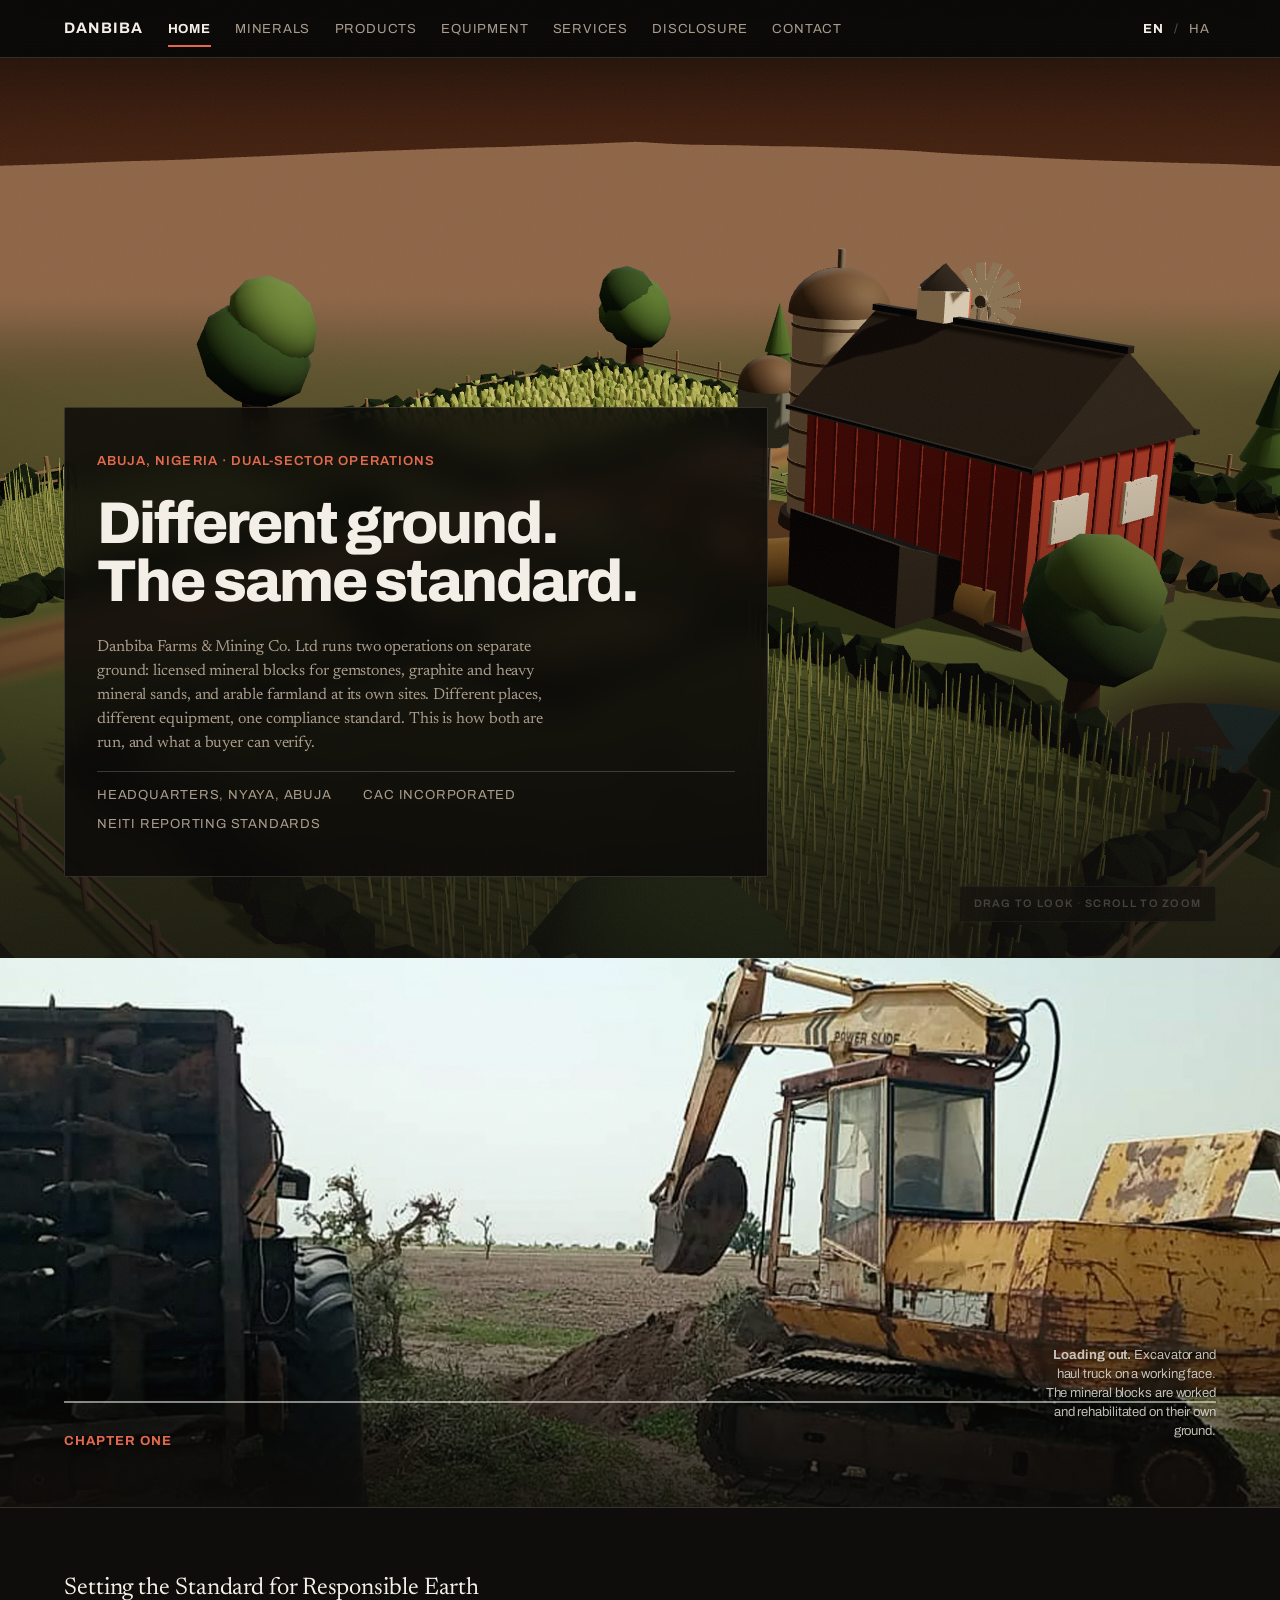
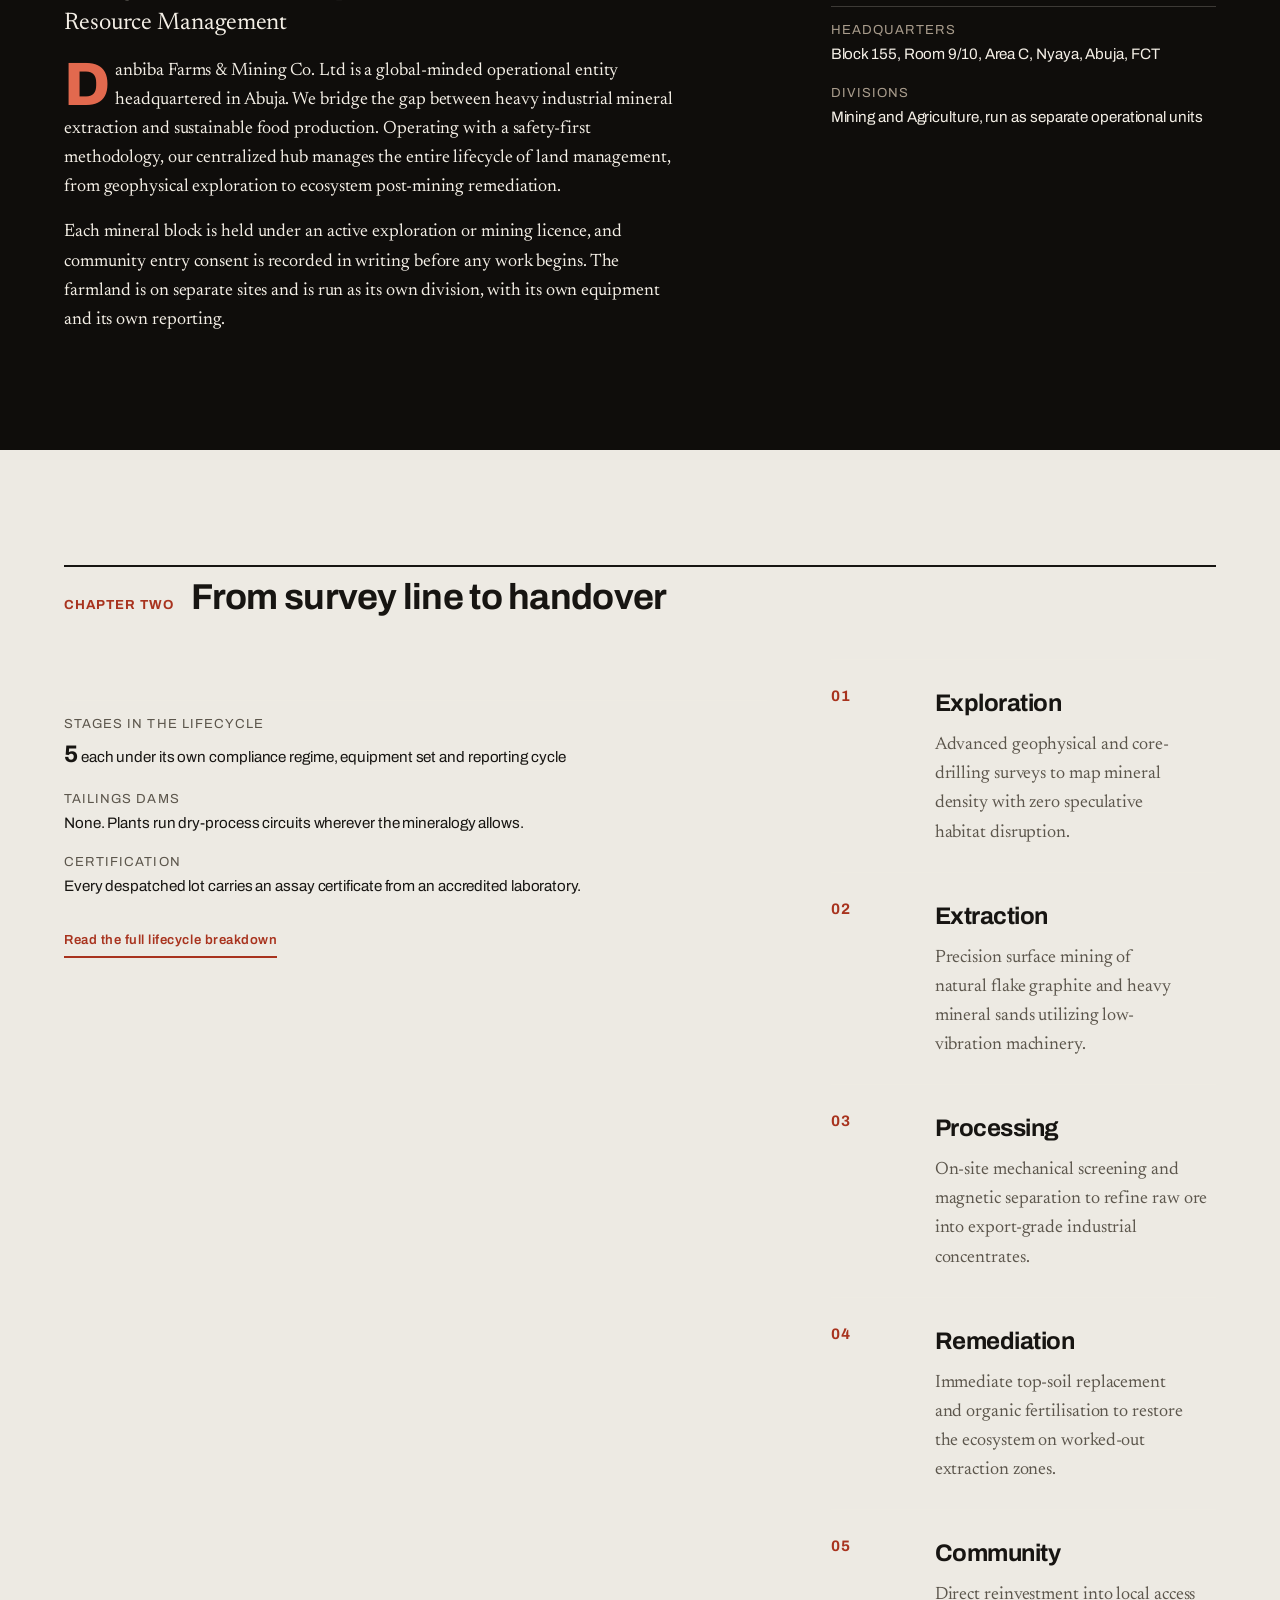
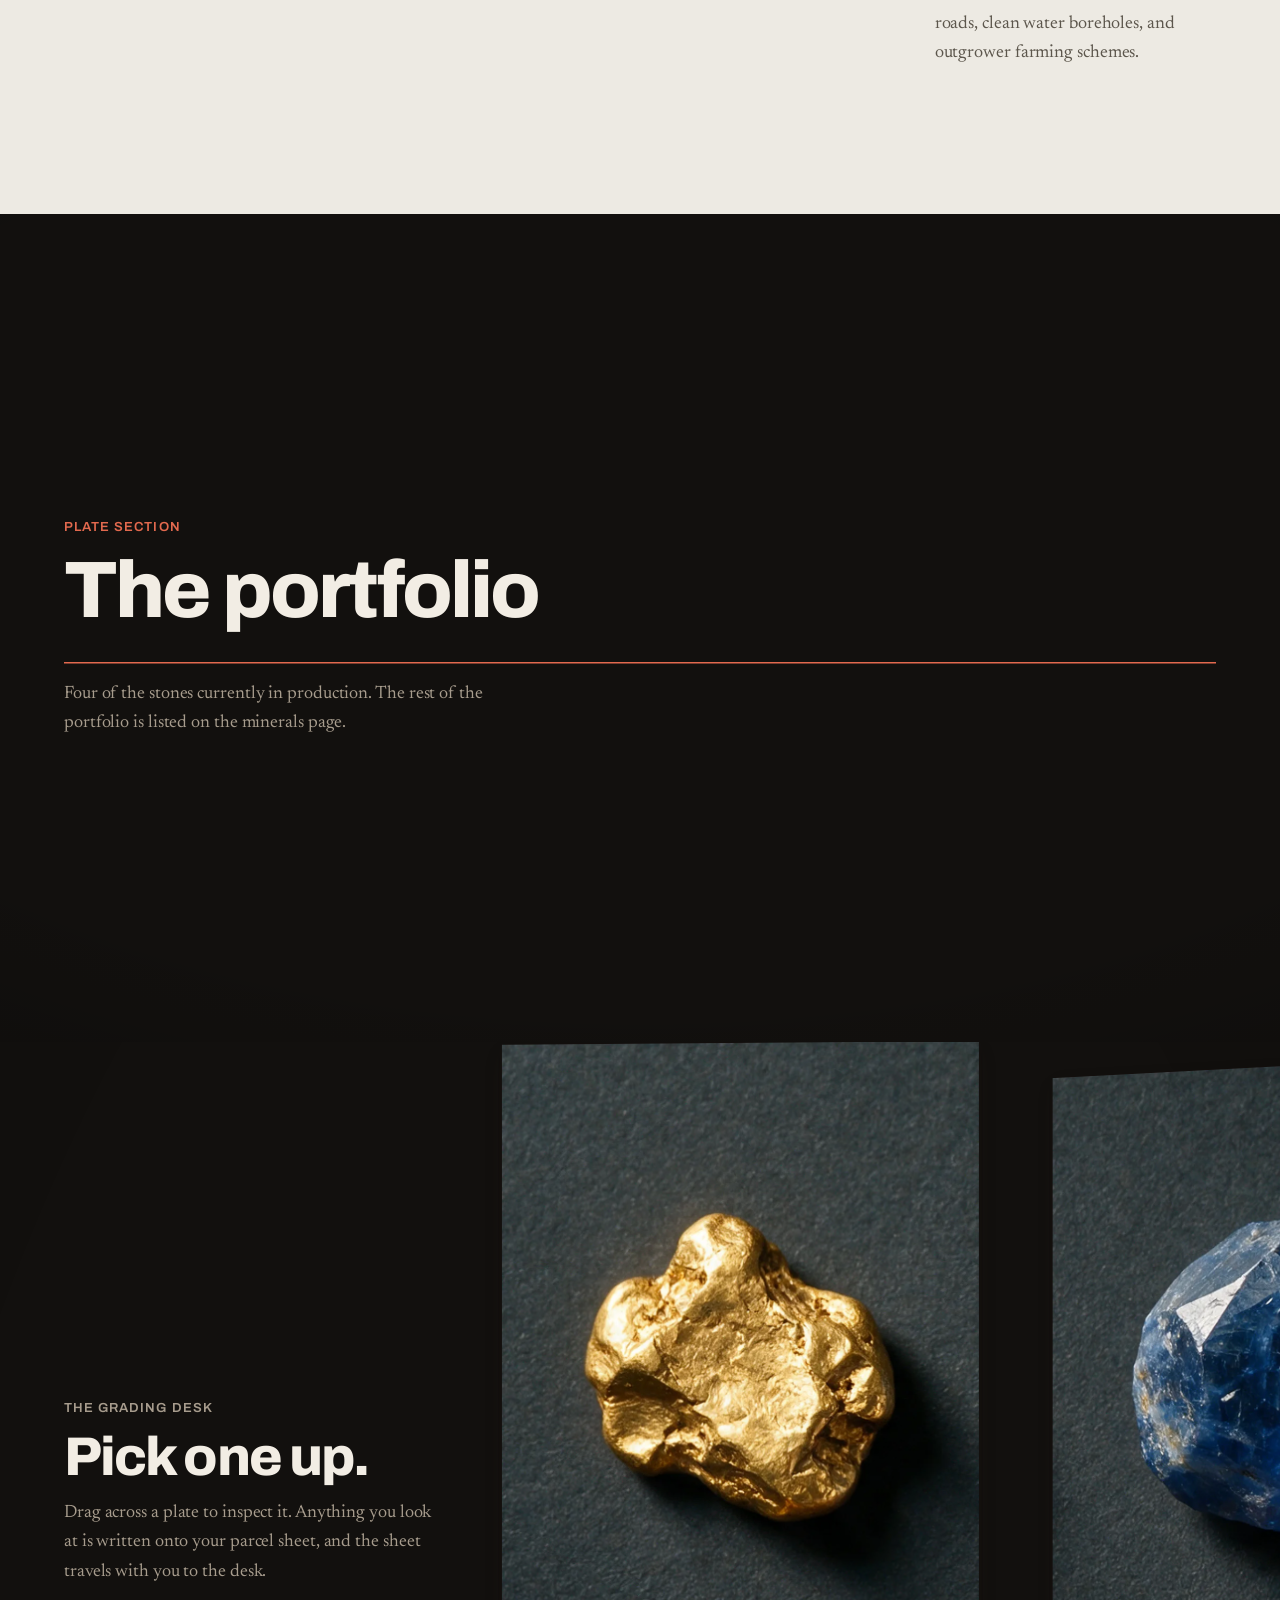
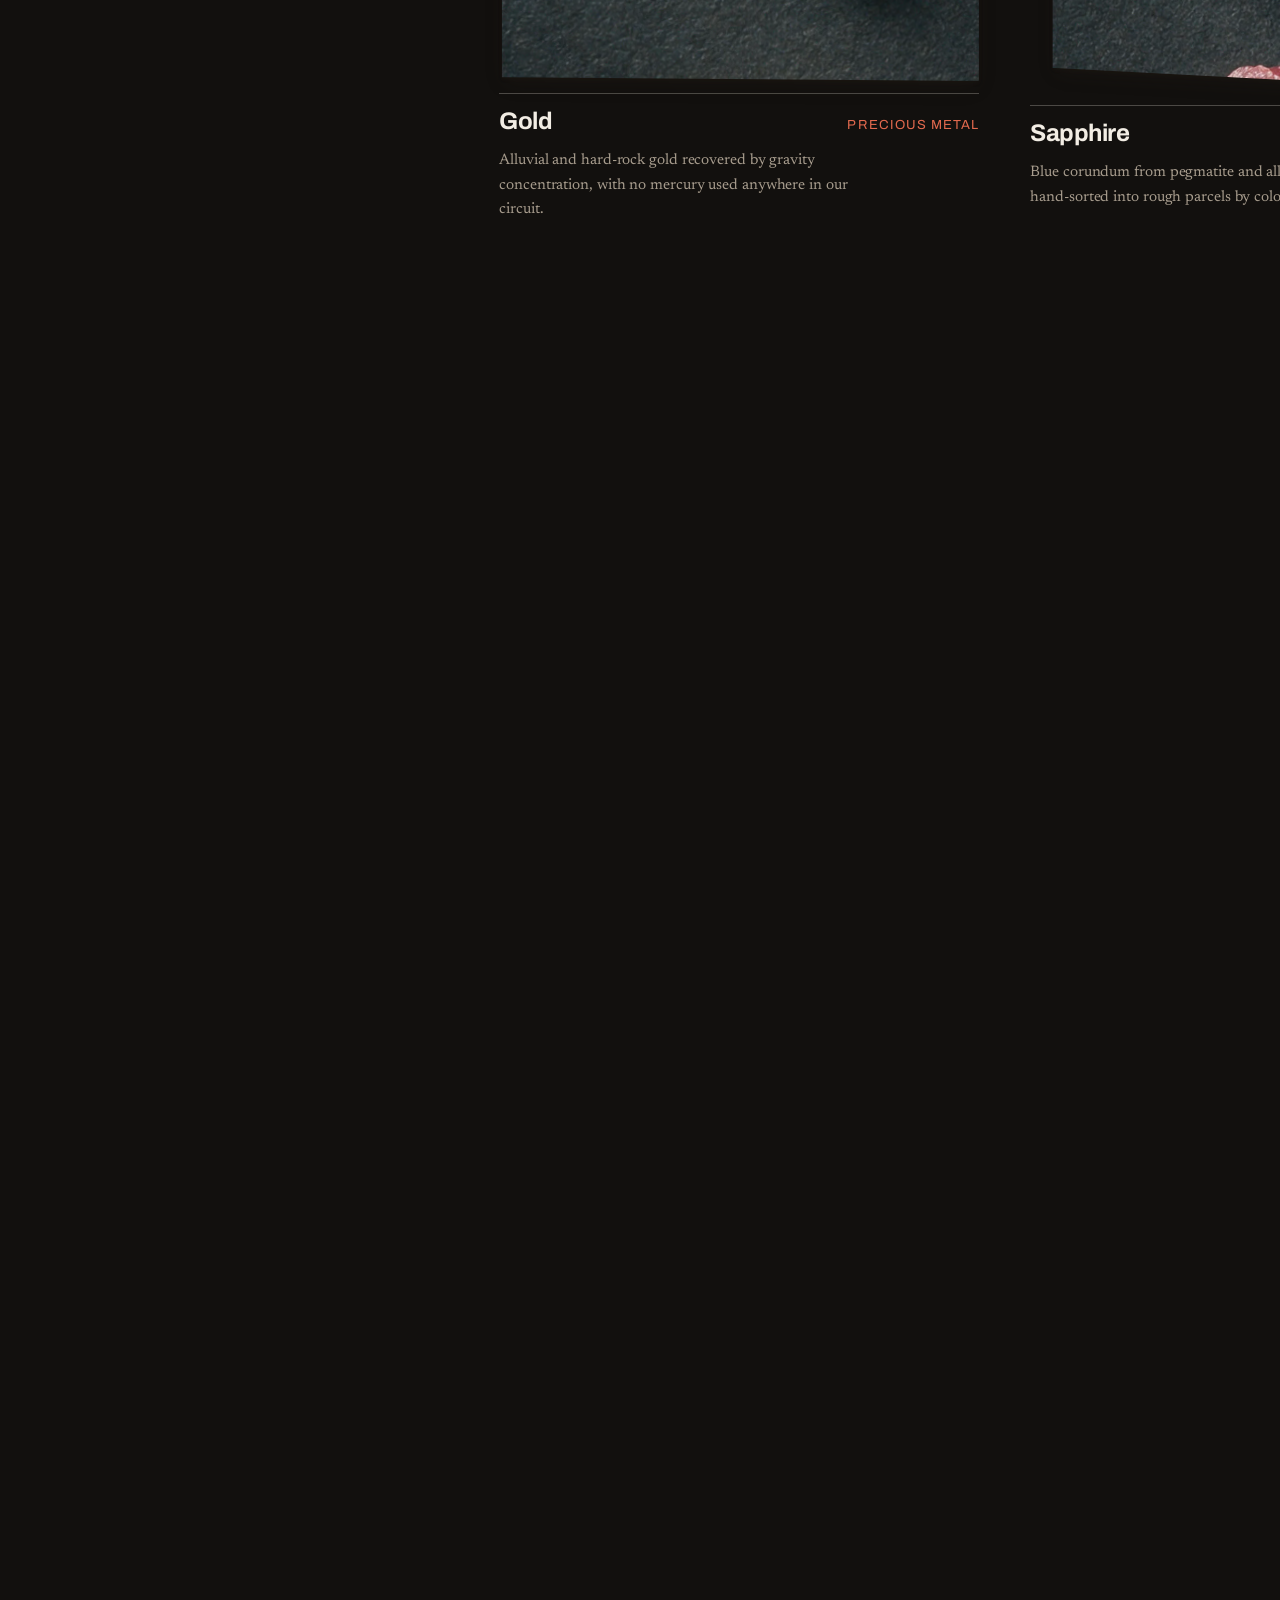
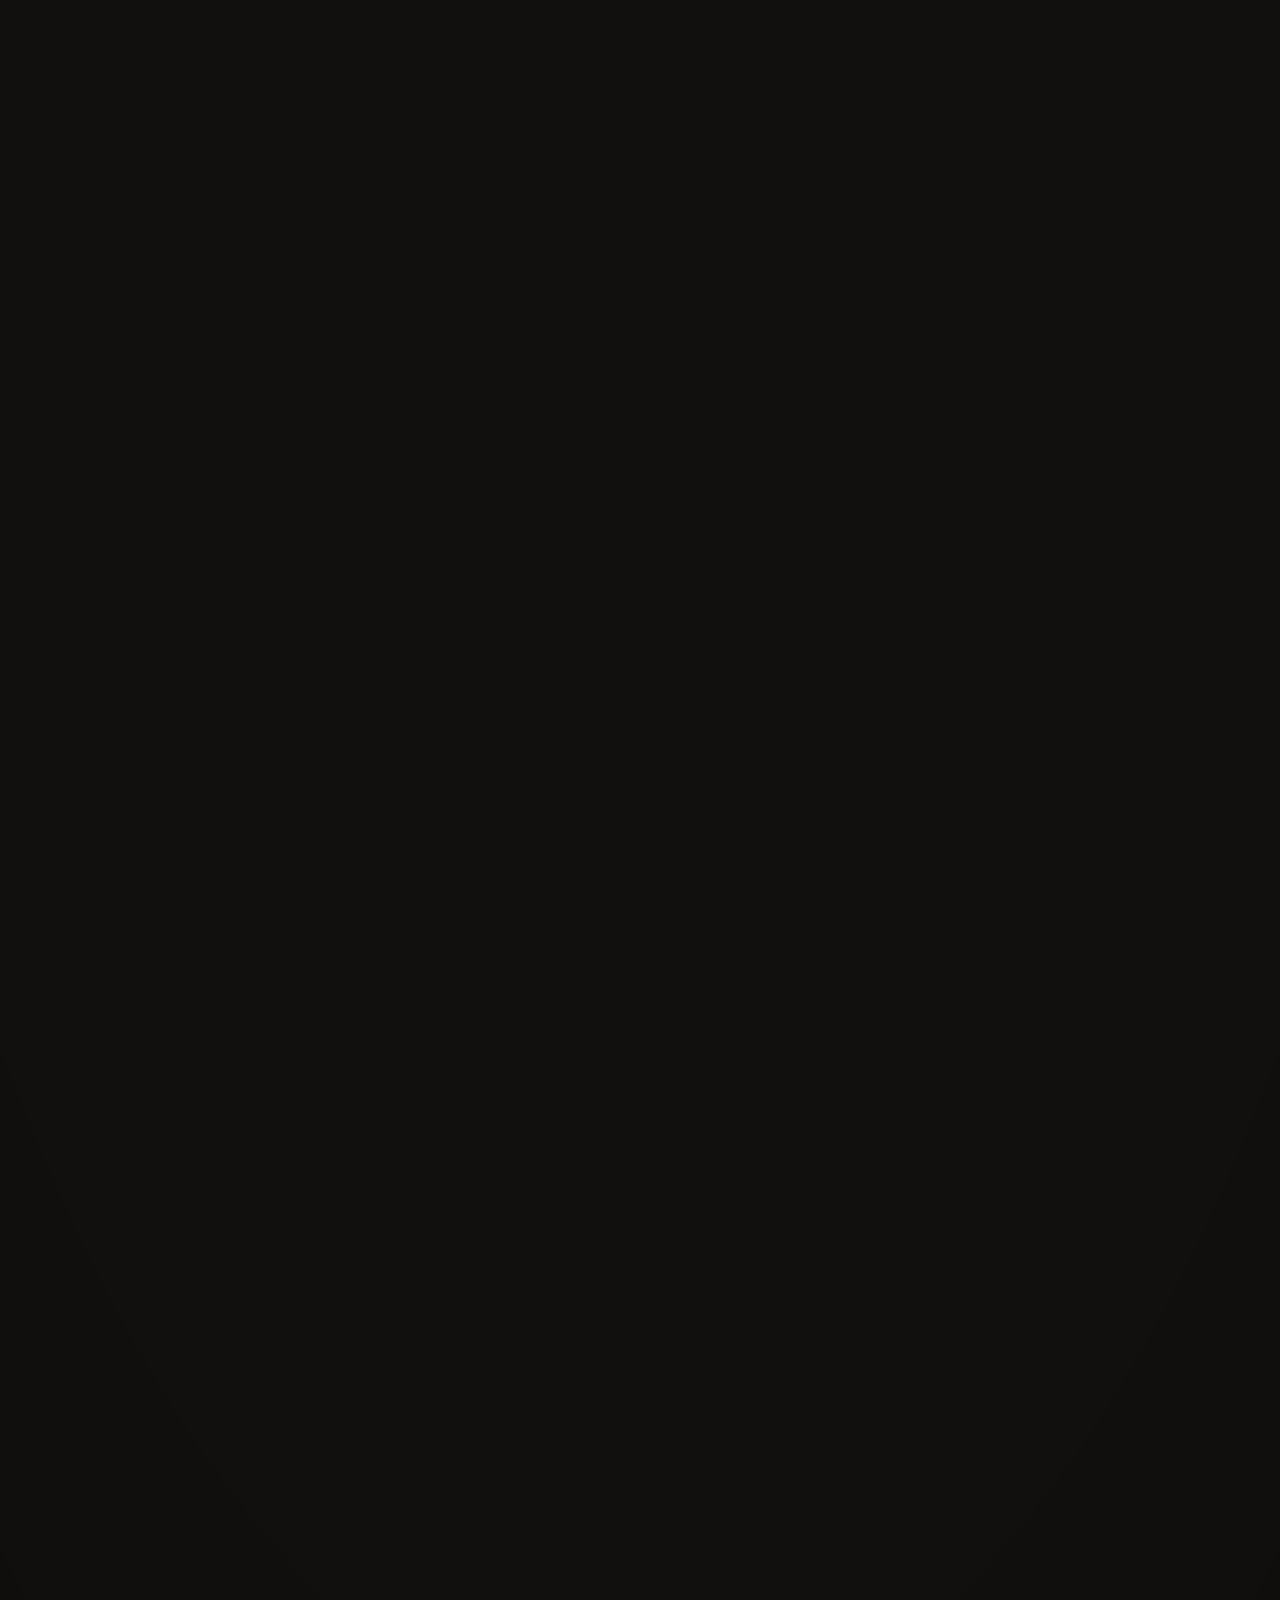
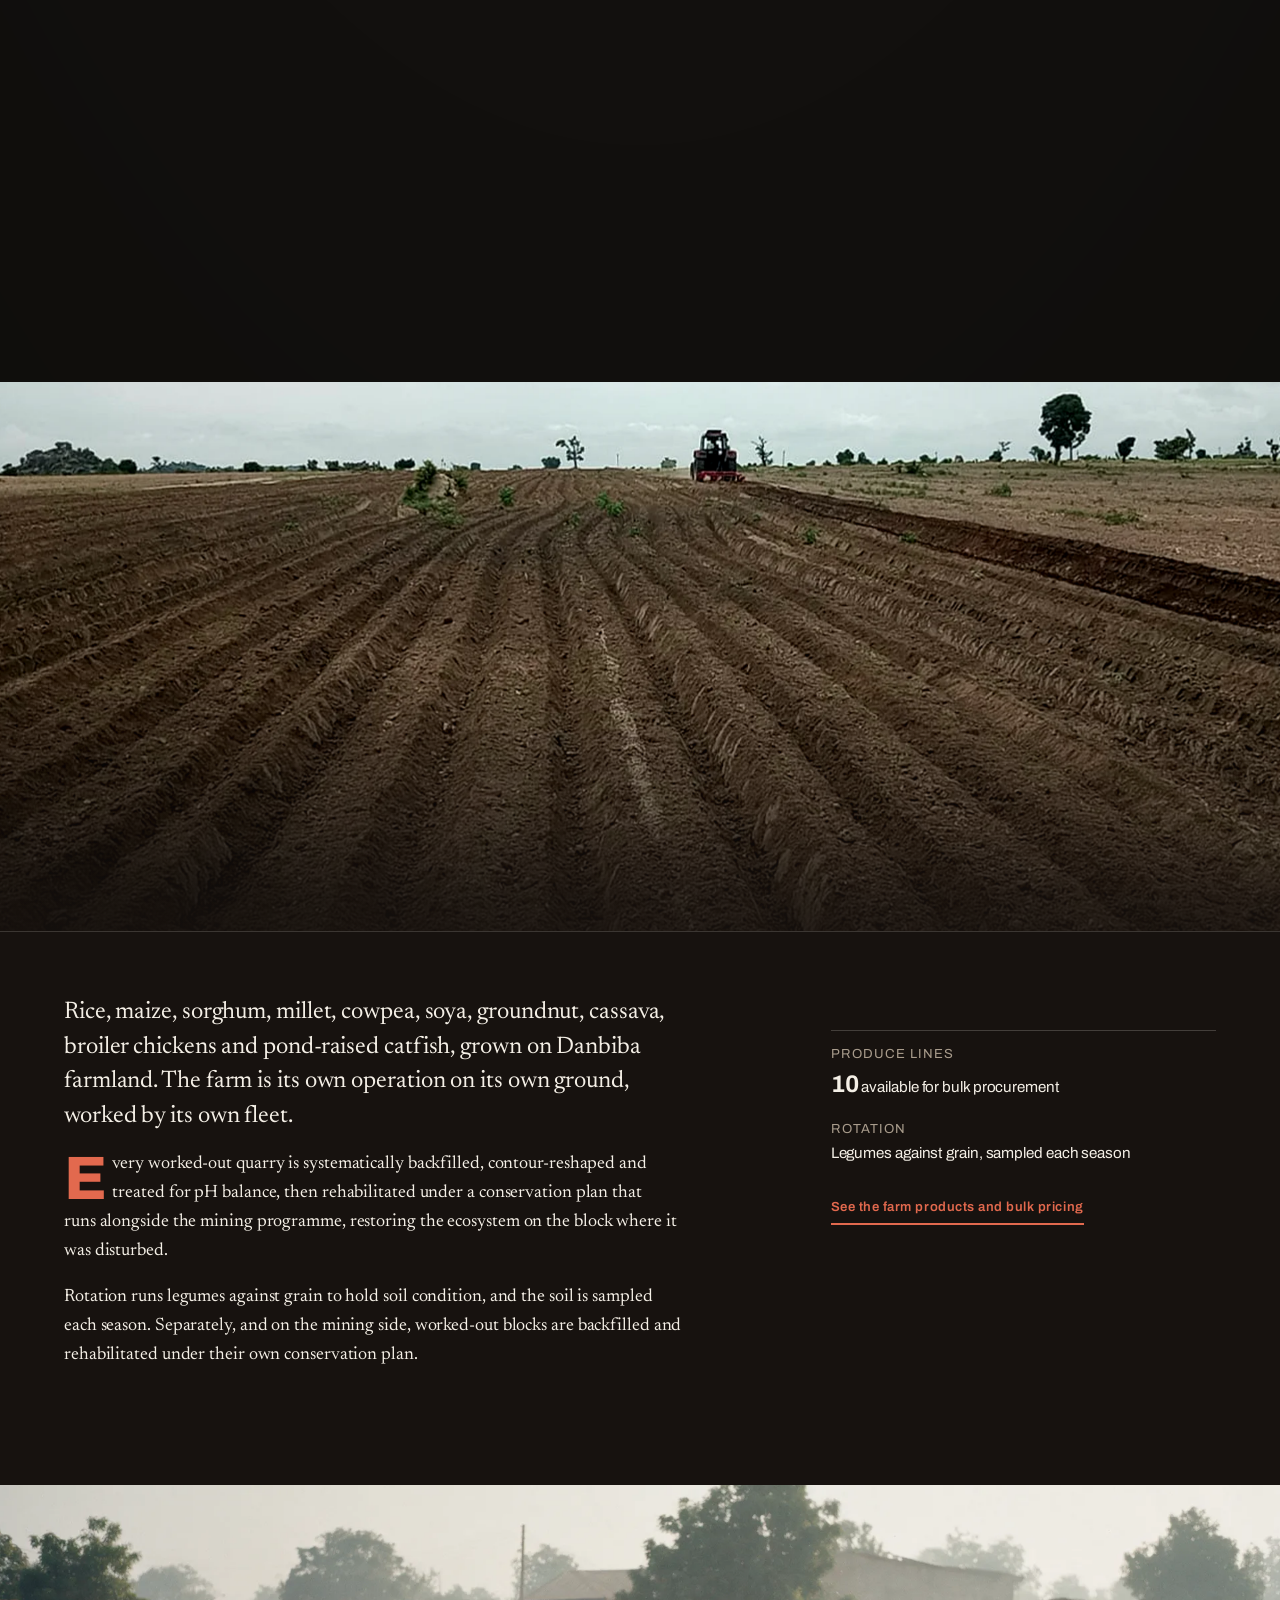
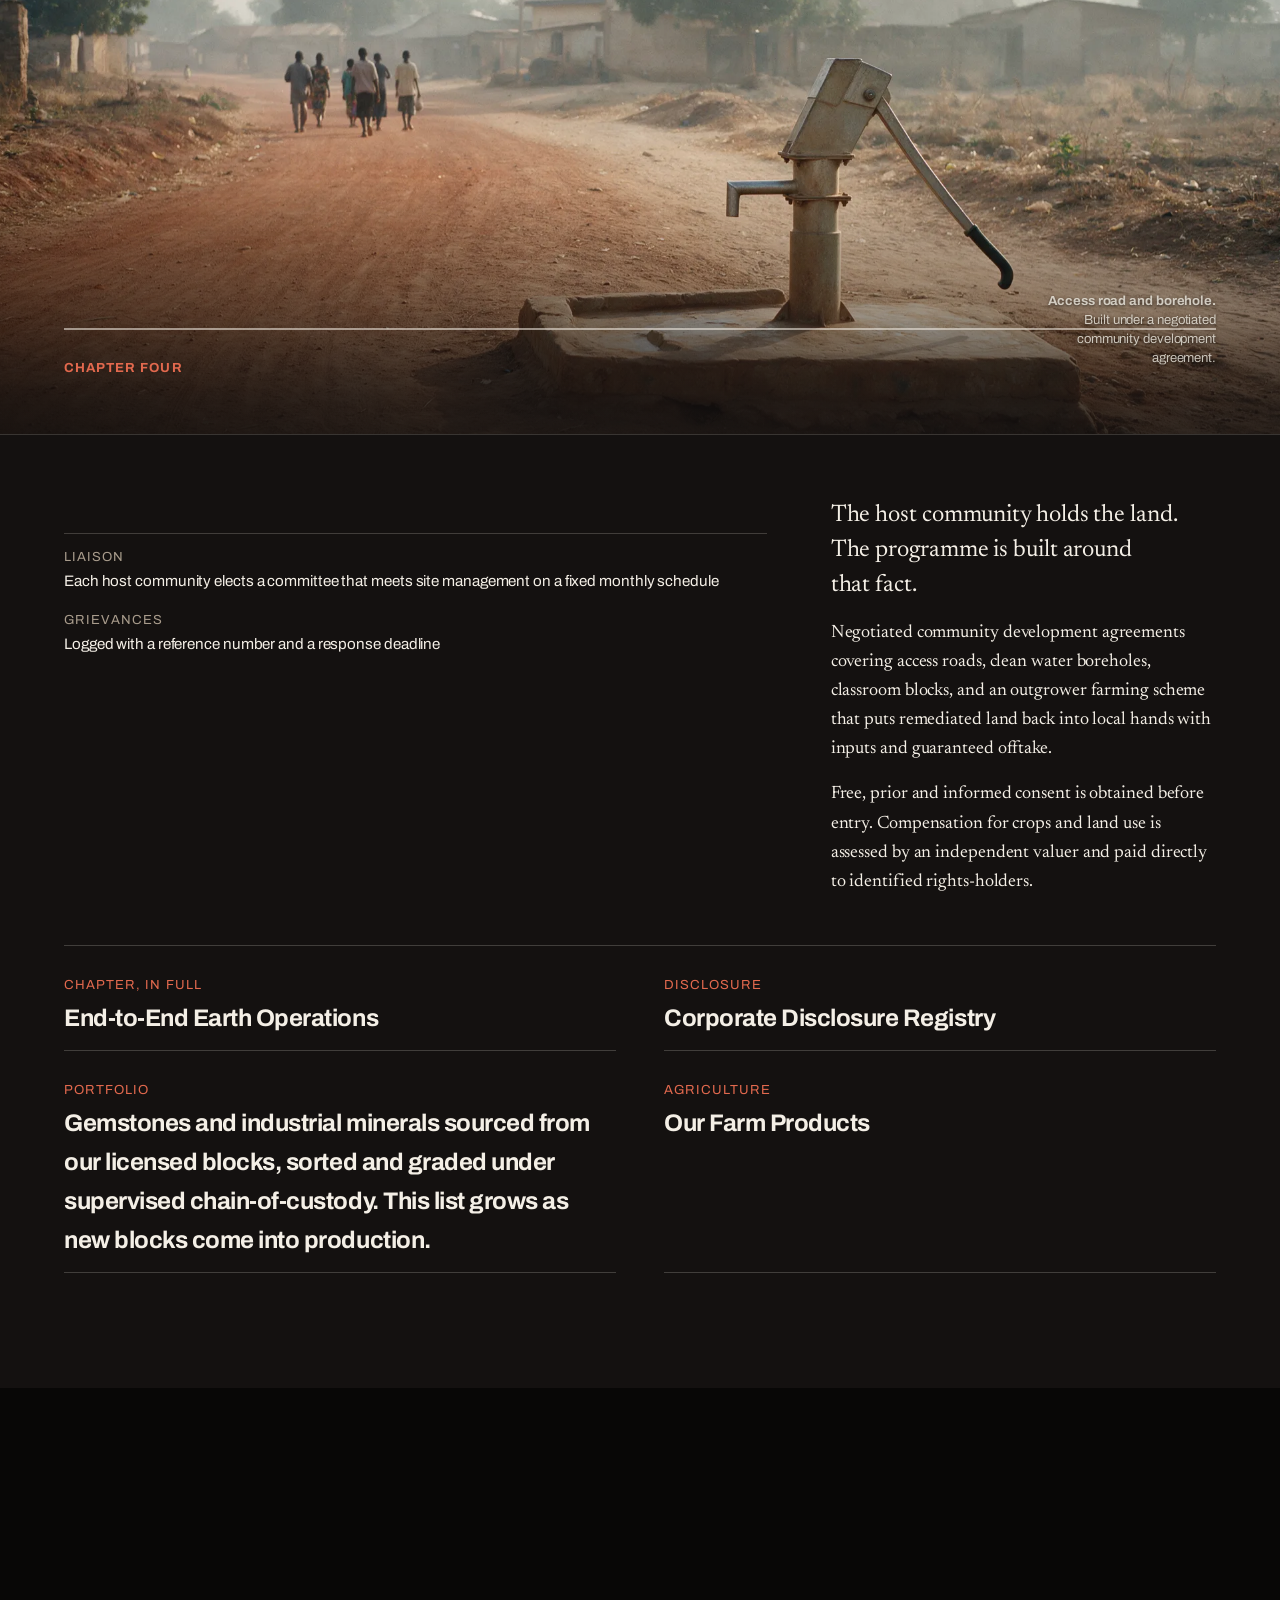
<file: index.html>
<!doctype html>
<html lang="en">
<head>
<meta charset="utf-8">
<meta name="viewport" content="width=device-width, initial-scale=1, viewport-fit=cover">
<title>Danbiba Farms &amp; Mining Co. Ltd</title>
<meta name="description" content="Licensed gemstone, graphite and mineral sand blocks outside Abuja, worked and then returned to arable farmland. Grading, chain of custody and offtake for bulk buyers.">
<link rel="icon" href="data:image/svg+xml,<svg xmlns='http://www.w3.org/2000/svg' viewBox='0 0 32 32'><rect width='32' height='32' fill='%230F0D0B'/><rect x='6' y='6' width='20' height='20' fill='%23E2694E'/></svg>">
<link rel="preconnect" href="https://fonts.googleapis.com">
<link rel="preconnect" href="https://fonts.gstatic.com" crossorigin>
<link href="https://fonts.googleapis.com/css2?family=Archivo:wght@500;600;700;800&family=Newsreader:ital,opsz,wght@0,6..72,400;0,6..72,500;1,6..72,400&display=swap" rel="stylesheet">
<link rel="stylesheet" href="scrollcraft.css">
<link rel="stylesheet" href="danbiba.css">
</head>
<body>

<span data-sc-progress></span>
<div class="sc-grain" aria-hidden="true"></div>

<!-- CHROME: a folio in the margin. Not a bar, no wordmark-plus-CTA. -->
<nav class="folio" aria-label="Site navigation">
  <a class="folio__mark" href="index.html">Danbiba<span>Farms &amp; Mining Co. Ltd</span></a>

  <span class="folio__mobile-here" data-folio-title>Title page</span>

  <ul class="folio__nav">
      <li><a href="index.html" aria-current="page" data-i18n="nav_home"></a></li>
      <li><a href="minerals.html" data-i18n="nav_minerals"></a></li>
      <li><a href="produce.html" data-i18n="nav_products"></a></li>
      <li><a href="fleet.html" data-i18n="nav_gallery"></a></li>
      <li><a href="operations.html" data-i18n="nav_services"></a></li>
      <li><a href="governance.html" data-ha="Bayyanawa">Disclosure</a></li>
      <li><a href="contact.html" data-i18n="nav_contact"></a></li>
  </ul>

  <div class="folio__lang" role="group" aria-label="Language">
    <button type="button" id="lang-en" aria-pressed="true" data-lang="en">EN</button>
    <span class="folio__sep" aria-hidden="true">/</span>
    <button type="button" id="lang-ha" aria-pressed="false" data-lang="ha">HA</button>
  </div>

  <aside class="parcel" id="parcel" hidden aria-live="polite">
    <p class="parcel__h" data-ha="Takardar Kaya">Your parcel sheet</p>
    <ul class="parcel__list" id="parcel-list"></ul>
  </aside>

  <div class="folio__here">
    <span class="folio__num" data-folio-num>Title page</span>
    <span class="folio__title" data-folio-title-desktop>Title page</span>
  </div>
</nav>

<main class="page" id="top">

  <!-- 1 · THE FARM, IN DEPTH
       The scene sits behind the type and moves with the pointer: three layers
       at different rates inside one perspective, so it reads as a window into
       the place rather than a flat photograph. The copy does NOT fade. It
       greets and it stays, because a headline that dissolves as you scroll is
       the thing that made this feel like a text effect rather than a place. -->
  <section class="hero3d stock--bone" data-sc-act="flow"
           data-chapter="Title" data-chapter-name="The farm">

    <!-- The farm is geometry, built at runtime and rasterised by the GPU every
         frame you look at it. The photograph is the placeholder while three.js
         loads, and the fallback wherever WebGL cannot run. -->
    <div class="farm" data-farm>
      <!-- The fallback, and ONLY the fallback. It carries no src, so nothing is
           fetched unless hero-farm.js decides it is needed: with one it both
           flashed before the scene arrived and, at high priority, delayed the
           three.js that replaces it. -->
      <img class="farm__still" data-src="assets/farm.webp"
           data-srcset="assets/farm-m.webp 1200w, assets/farm.webp 2400w" sizes="120vw"
           width="2400" height="1334" alt="" aria-hidden="true" decoding="async">

      <p class="farm__hint" aria-hidden="true">
        <span class="farm__hint-fine"><span data-ha="Ja don juyawa">Drag to look</span>
          <b>&#183;</b>
          <span data-ha="gungura don kusantawa">scroll to zoom</span></span>
        <span class="farm__hint-coarse" data-ha="Taba don bincike">Tap to explore</span>
      </p>

      <button type="button" class="farm__release" hidden
              data-ha="An gama">Done</button>
    </div>

    <div class="hero3d__scrim" aria-hidden="true"></div>

    <div class="hero3d__copy">
      <div class="titlepage__inner sc-stack">
        <div class="hero3d__plate">
        <p class="kicker" data-ha="Abuja, Najeriya · Sassa Biyu na Ayyuka">Abuja, Nigeria · Dual-sector operations</p>
        <h1 class="masthead" data-ha="Filaye daban. Ka’ida daya.">Different ground. The same standard.</h1>
        <p class="standfirst" data-ha="Danbiba Farms &amp; Mining Co. Ltd na gudanar da ayyuka biyu a filaye daban-daban: filayen ma’adinai masu lasisi, da gonaki a wani wuri daban. Wurare daban, kayan aiki daban, ka’ida daya. Ga yadda ake gudanar da su, da abin da mai saye zai iya tabbatarwa.">Danbiba Farms &amp; Mining Co. Ltd runs two operations on separate ground: licensed mineral blocks for gemstones, graphite and heavy mineral sands, and arable farmland at its own sites. Different places, different equipment, one compliance standard. This is how both are run, and what a buyer can verify.</p>
        <p class="byline">
          <span data-ha="Babban Ofis: Nyaya, Abuja">Headquarters, Nyaya, Abuja</span>
          <span data-ha="An rajista a CAC">CAC incorporated</span>
          <span data-ha="Ka’idojin NEITI">NEITI reporting standards</span>
        </p>
        </div>
      </div>
    </div>
  </section>

  <!-- 2 · RECOGNITION: the chapter opens on the working pit, the title rides on
       the photograph, and the reading panel comes up over its lower edge. -->
  <section class="chapter has-ground stock--bone" data-sc-act="flow"
           data-chapter="01" data-chapter-name="Where we work">
    <div class="ground">
      <img class="ground__img" src="assets/mine-real.webp"
           srcset="assets/mine-real-m.webp 1000w, assets/mine-real.webp 2000w" sizes="100vw"
           width="2000" height="1125" alt="A crawler excavator loading a haul truck on a Danbiba working face." loading="lazy">
      <div class="ground__scrim" aria-hidden="true"></div>
      <div class="ground__title">
        <header class="chapter__head">
          <span class="chapter__num">Chapter one</span>
          <h2 class="chapter__title" data-sc-cue="0.06 0.96 0.14 0.06" data-sc-kinetic="lines" data-ha="Inda muke hakar ma’adinai">Where we mine</h2>
        </header>
      </div>
      <p class="ground__cap"><b>Loading out.</b> Excavator and haul truck on a working face. The mineral blocks are worked and rehabilitated on their own ground.</p>
    </div>

    <div class="panel">
      <div class="chapter__inner">
        <div class="spread">
          <div class="prose" data-sc-in data-sc-stagger="60">
            <p class="lede" data-i18n="about_h2"></p>
            <p class="drop" data-i18n="about_p"></p>
            <p data-ha="Kowane filin ma’adinai yana da lasisin bincike ko na hakar ma’adinai, kuma an rubuta izinin shiga daga al’ummar wurin kafin a fara aiki. Gonakinmu suna a wasu wurare daban, ana gudanar da su a matsayin sashe mai zaman kansa.">Each mineral block is held under an active exploration or mining licence, and community entry consent is recorded in writing before any work begins. The farmland is on separate sites and is run as its own division, with its own equipment and its own reporting.</p>
          </div>

          <div class="mediacol">
            <dl class="marginalia">
              <dt data-ha="Hedkwata">Headquarters</dt>
              <dd>Block 155, Room 9/10, Area C, Nyaya, Abuja, FCT</dd>
              <dt data-ha="Sassa">Divisions</dt>
              <dd data-ha="Hakar ma’adinai da Noma">Mining and Agriculture, run as separate operational units</dd>
              <dt data-ha="Lasisi">Licensing</dt>
              <dd>Dual-sector operational licences under the Corporate Affairs Commission</dd>
            </dl>
          </div>
        </div>
      </div>
    </div>
  </section>

  <!-- 3 · CONFIDENCE: the one paper chapter. Type only, no photograph at all.
       The stock change IS the device: it reads as the document you were handed
       after being shown the site. -->
  <section class="chapter stock--paper" data-sc-act="flow"
           data-chapter="02" data-chapter-name="From survey line to handover">
    <div class="chapter__inner">
      <header class="chapter__head">
        <span class="chapter__num">Chapter two</span>
        <h2 class="chapter__title" data-ha="Daga layin bincike zuwa mika wa al’umma">From survey line to handover</h2>
      </header>

      <div class="spread spread--flip">
        <div class="prose">
          <ol class="stages" data-sc-in data-sc-stagger="60">
            <li><span class="stages__n">01</span><div><h3 data-i18n="svc1_title"></h3><p data-i18n="svc1_p"></p></div></li>
            <li><span class="stages__n">02</span><div><h3 data-i18n="svc2_title"></h3><p data-i18n="svc2_p"></p></div></li>
            <li><span class="stages__n">03</span><div><h3 data-i18n="svc3_title"></h3><p data-i18n="svc3_p"></p></div></li>
            <li><span class="stages__n">04</span><div><h3 data-i18n="svc4_title"></h3><p data-i18n="svc4_p"></p></div></li>
            <li><span class="stages__n">05</span><div><h3 data-i18n="svc5_title"></h3><p data-i18n="svc5_p"></p></div></li>
          </ol>
        </div>

        <div class="mediacol">
          <dl class="marginalia">
            <dt data-ha="Matakai">Stages in the lifecycle</dt>
            <dd><span class="sc-nums" data-sc-count="0 5" data-sc-count-at="0.15 0.5">0</span> <span data-ha="dukkansu ana bin ka’ida daban">each under its own compliance regime, equipment set and reporting cycle</span></dd>
            <dt data-ha="Tafkin sharar ma’adinai">Tailings dams</dt>
            <dd data-ha="Babu. Ana amfani da tsarin bushe duk inda ma’adinan ya yarda.">None. Plants run dry-process circuits wherever the mineralogy allows.</dd>
            <dt data-ha="Takardar shaida">Certification</dt>
            <dd data-ha="Kowane kaya da aka aika yana dauke da takardar assay daga dakin gwaje-gwaje mai izini.">Every despatched lot carries an assay certificate from an accredited laboratory.</dd>
          </dl>
          <p class="plate__hint" style="margin-top:var(--sc-5)">
            <a class="runlink" href="operations.html" data-ha="Karanta cikakken bayanin matakan aiki">Read the full lifecycle breakdown</a>
          </p>
        </div>
      </div>
    </div>
  </section>

  <!-- 4 · SILENCE, authored. Type only. The stock has just cut back to dark and
       the reader does not yet know why. NOT dead scroll. -->
  <section class="halftitle stock--dark" data-sc-act="flow" data-chapter="Plates" data-chapter-name="Plate section">
    <div class="halftitle__inner">
      <p class="kicker" data-ha="Sashen Hotuna">Plate section</p>
      <h2 data-ha="Ma’adinan">The portfolio</h2>
      <div class="halftitle__rule" data-sc-reveal="left" data-sc-reveal-at="0.2 0.6"></div>
      <p data-ha="Hudu daga cikin ma’adinan da ake samarwa yanzu. Sauran suna kan shafin ma’adinai.">Four of the stones currently in production. The rest of the portfolio is listed on the minerals page.</p>
    </div>
  </section>

  <!-- 5 · THE PEAK: pan. Largest span on the page by a visible margin. The
       loupe is the signature move. -->
  <section class="plate-act stock--dark" data-sc-act="pan" data-sc-span="4.6" data-chapter="Plates" data-chapter-name="The portfolio">
    <div data-sc-stage>
      <div class="plates" data-sc-pan="0.04" id="plates">

        <div class="plates__lead">
          <p class="kicker" data-ha="Teburin Aunawa">The grading desk</p>
          <h2 data-ha="Dauka ka duba.">Pick one up.</h2>
          <p data-ha="Ja gilashin duba a kan kowane hoto. Duk abin da ka duba za a rubuta shi a takardar kayanka.">Drag across a plate to inspect it. Anything you look at is written onto your parcel sheet, and the sheet travels with you to the desk.</p>
        </div>

        <article class="plate">
          <div class="plate__frame" data-stone="Gold" data-src="assets/stone-gold.webp">
            <img src="assets/stone-gold.webp" width="900" height="1200" alt="Alluvial gold, rough, photographed as a plate.">
          </div>
          <div class="plate__meta">
            <h3 class="plate__name" data-i18n="min1_name"></h3>
            <span class="plate__type" data-i18n="min_type_pm"></span>
          </div>
          <p class="plate__cap" data-i18n="min1_p"></p>
          <div class="grade" data-grade>
            <div><span class="k">Recovery</span><span class="v">Gravity concentration</span></div>
            <div><span class="k">Mercury</span><span class="v">None in the circuit</span></div>
            <div><span class="k">Origin</span><span class="v">Licensed block, documented</span></div>
            <div><span class="k">Grading report</span><span class="v">Per lot, on request</span></div>
          </div>
        </article>

        <article class="plate">
          <div class="plate__frame" data-stone="Sapphire" data-src="assets/stone-sapphire.webp">
            <img src="assets/stone-sapphire.webp" width="900" height="1200" alt="Blue corundum rough, photographed as a plate.">
          </div>
          <div class="plate__meta">
            <h3 class="plate__name" data-i18n="min2_name"></h3>
            <span class="plate__type" data-i18n="min_type_gem"></span>
          </div>
          <p class="plate__cap" data-i18n="min2_p"></p>
          <div class="grade" data-grade>
            <div><span class="k">Source</span><span class="v">Pegmatite and alluvial</span></div>
            <div><span class="k">Sorting</span><span class="v">By hand, colour and clarity</span></div>
            <div><span class="k">Supplied as</span><span class="v">Rough parcels</span></div>
            <div><span class="k">Grading report</span><span class="v">Per lot, on request</span></div>
          </div>
        </article>

        <article class="plate">
          <div class="plate__frame" data-stone="Emerald" data-src="assets/stone-emerald.webp">
            <img src="assets/stone-emerald.webp" width="900" height="1200" alt="Green beryl rough, photographed as a plate.">
          </div>
          <div class="plate__meta">
            <h3 class="plate__name" data-i18n="min3_name"></h3>
            <span class="plate__type" data-i18n="min_type_gem"></span>
          </div>
          <p class="plate__cap" data-i18n="min3_p"></p>
          <div class="grade" data-grade>
            <div><span class="k">Graded on</span><span class="v">Colour saturation</span></div>
            <div><span class="k">Also on</span><span class="v">Inclusion level</span></div>
            <div><span class="k">Released as</span><span class="v">Supervised sealed parcels</span></div>
            <div><span class="k">Grading report</span><span class="v">Per lot, on request</span></div>
          </div>
        </article>

        <article class="plate">
          <div class="plate__frame" data-stone="Lithium" data-src="assets/stone-lithium.webp">
            <img src="assets/stone-lithium.webp" width="900" height="1200" alt="Spodumene-bearing pegmatite, photographed as a plate.">
          </div>
          <div class="plate__meta">
            <h3 class="plate__name" data-i18n="min4_name"></h3>
            <span class="plate__type" data-i18n="min_type_ind"></span>
          </div>
          <p class="plate__cap" data-i18n="min4_p"></p>
          <div class="grade" data-grade>
            <div><span class="k">Host rock</span><span class="v">Pegmatite</span></div>
            <div><span class="k">Minerals</span><span class="v">Spodumene, lepidolite</span></div>
            <div><span class="k">Sold as</span><span class="v">Graded concentrate</span></div>
            <div><span class="k">Assay</span><span class="v">Accredited laboratory</span></div>
          </div>
        </article>

        <div class="plates__note">
          <p data-ha="Wannan jerin yana nuna abin da ake samarwa yanzu. Za a kara wasu duwatsu yayin da aka bude sabbin filaye.">This reflects current production. Further stones and industrial minerals are listed as new blocks come online.</p>
          <p><a class="runlink" href="minerals.html" data-ha="Duba dukkan ma’adinan da yadda ake saya">See the full portfolio and how to buy</a></p>
        </div>

      </div>
    </div>
  </section>

  <!-- 6 · WARMTH: the block that was a pit, now under cowpea. Opens on what the
       land feeds, not on the agronomy. -->
  <section class="chapter has-ground stock--warm" data-sc-act="flow"
           data-chapter="03" data-chapter-name="The ground, fed">
    <div class="ground">
      <img class="ground__img" src="assets/farm-real.webp"
           srcset="assets/farm-real-m.webp 1000w, assets/farm-real.webp 2000w" sizes="100vw"
           width="2000" height="1125" alt="Ploughed and ridged farmland ahead of planting on a Danbiba farm site." loading="lazy">
      <div class="ground__scrim" aria-hidden="true"></div>
      <div class="ground__title">
        <header class="chapter__head">
          <span class="chapter__num">Chapter three</span>
          <h2 class="chapter__title" data-sc-cue="0.06 0.96 0.14 0.06" data-sc-kinetic="lines" data-ha="Inda muke noma">Where we farm</h2>
        </header>
      </div>
      <p class="ground__cap"><b>Prepared ground.</b> Ridged and ready for planting. The farm sites are separate from the mineral blocks.</p>
    </div>

    <div class="panel">
      <div class="chapter__inner">
        <div class="spread">
          <div class="prose" data-sc-in data-sc-stagger="60">
            <p class="lede" data-ha="Rice, masara, dawa, gero, wake, waken soya, gyada, rogo, kaji da kifi. Ana noma su a gonakinmu, a filaye daban da na hakar ma’adinai.">Rice, maize, sorghum, millet, cowpea, soya, groundnut, cassava, broiler chickens and pond-raised catfish, grown on Danbiba farmland. The farm is its own operation on its own ground, worked by its own fleet.</p>
            <p class="drop" data-i18n="disc6_p"></p>
            <p data-ha="Ana jujjuya shuka tsakanin wake da hatsi domin kiyaye lafiyar kasa, ana kuma auna kasar kowace kaka.">Rotation runs legumes against grain to hold soil condition, and the soil is sampled each season. Separately, and on the mining side, worked-out blocks are backfilled and rehabilitated under their own conservation plan.</p>
          </div>

          <div class="mediacol">
            <dl class="marginalia">
              <dt data-ha="Nau’in amfanin gona">Produce lines</dt>
              <dd><span class="sc-nums" data-sc-count="0 10" data-sc-count-at="0.15 0.5">0</span> <span data-ha="ana sayarwa da yawa">available for bulk procurement</span></dd>
              <dt data-ha="Jerin shuka">Rotation</dt>
              <dd data-ha="Ana jujjuya wake da hatsi.">Legumes against grain, sampled each season</dd>
            </dl>
            <p class="plate__hint" style="margin-top:var(--sc-5)">
              <a class="runlink" href="produce.html" data-ha="Duba kayan gona da farashin sayarwa da yawa">See the farm products and bulk pricing</a>
            </p>
          </div>
        </div>
      </div>
    </div>
  </section>

  <!-- 7 · REGARD: the only people on the page, at the smallest type. -->
  <section class="chapter has-ground stock--cool" data-sc-act="flow"
           data-chapter="04" data-chapter-name="Held in trust">
    <div class="ground">
      <img class="ground__img" src="assets/trust.webp"
           srcset="assets/trust-m.webp 1000w, assets/trust.webp 2000w" sizes="100vw"
           width="2000" height="1112" alt="A community access road with a hand-pump borehole beside it, people walking in the distance." loading="lazy">
      <div class="ground__scrim" aria-hidden="true"></div>
      <div class="ground__title">
        <header class="chapter__head">
          <span class="chapter__num">Chapter four</span>
          <h2 class="chapter__title" data-sc-cue="0.06 0.96 0.14 0.06" data-sc-kinetic="lines" data-ha="Amana">Held in trust</h2>
        </header>
      </div>
      <p class="ground__cap"><b>Access road and borehole.</b> Built under a negotiated community development agreement.</p>
    </div>

    <div class="panel">
      <div class="chapter__inner">
        <div class="spread spread--flip">
          <div class="prose" data-sc-in data-sc-stagger="60">
            <p class="lede" data-ha="Al’ummar wurin ce ke da kasar. An gina shirin bisa wannan gaskiya.">The host community holds the land. The programme is built around that fact.</p>
            <p data-i18n="ops5_what"></p>
            <p data-i18n="ops5_safe"></p>
          </div>

          <div class="mediacol">
            <dl class="marginalia">
              <dt data-ha="Haduwa kowane wata">Liaison</dt>
              <dd data-ha="Kowace al’umma tana zaben kwamiti da ke haduwa da shugabannin wurin a kowane wata.">Each host community elects a committee that meets site management on a fixed monthly schedule</dd>
              <dt data-ha="Korafi">Grievances</dt>
              <dd data-ha="Ana rubuta kowane korafi da lambar bibiya da lokacin amsa.">Logged with a reference number and a response deadline</dd>
            </dl>
          </div>
        </div>

        <nav class="readon" aria-label="Continue reading">
          <a href="operations.html"><span class="k" data-ha="Cikakken bayani">Chapter, in full</span><span class="t" data-i18n="ops_hero_h1"></span></a>
          <a href="governance.html"><span class="k" data-ha="Bayyanawa">Disclosure</span><span class="t" data-i18n="disclosure_title"></span></a>
          <a href="minerals.html"><span class="k" data-ha="Ma’adinai">Portfolio</span><span class="t" data-i18n="min_hero_p"></span></a>
          <a href="produce.html"><span class="k" data-ha="Noma">Agriculture</span><span class="t" data-i18n="products_h2"></span></a>
        </nav>
      </div>
    </div>
  </section>

  <!-- 8 · RESOLVE: pin, cues that HOLD so the last screen still has content. -->
  <section class="colophon stock--deepest" id="desk" data-sc-act="pin" data-sc-span="1.2"
           data-chapter="Colophon" data-chapter-name="The desks">
    <div data-sc-stage>
      <div class="colophon__inner">
        <h2 data-sc-cue="0 1 0 0" data-ha="Yi magana da sashen da ya shafe ka.">Speak to the desk that handles your side.</h2>

        <div class="colophon__cols" data-sc-cue="0.05">
          <div>
            <p id="desk-note" data-ha="Girman kaya, rahoton aunawa da takardun fitarwa ana bayar da su ga masu saye da aka tabbatar. Idan ka duba wasu duwatsu a sama, an rubuta su a takardar kayanka.">Parcel sizes, grading reports and export documentation are shared with verified buyers on request. Anything you inspected in the plate section has been written onto your parcel sheet.</p>
            <p>
              <a class="runlink" id="minerals-desk" href="mailto:danbiba2008@outlook.com?subject=Minerals%20desk%20enquiry" data-ha="Tuntubi sashen ma’adinai">Contact the minerals desk</a>
            </p>
            <p>
              <a class="runlink" href="mailto:danbiba2008@outlook.com?subject=Produce%20offtake%20enquiry" data-ha="Tuntubi sashen kayan gona">Contact the produce desk</a>
            </p>
          </div>
          <div>
            <dl class="marginalia">
              <dt data-i18n="footer_hq_label"></dt>
              <dd>Block 155, Room 9/10, Area C, Nyaya, Abuja, FCT, Nigeria</dd>
              <dt data-i18n="footer_email_label"></dt>
              <dd><a class="runlink" href="mailto:danbiba2008@outlook.com">danbiba2008@outlook.com</a></dd>
            </dl>
          </div>
        </div>

        <p class="colophon__tagline" data-sc-cue="0.05" data-i18n="footer_tagline"></p>
        <footer class="colophon__foot" data-sc-cue="0.05">
          <span data-i18n="footer_copyright"></span>
          <a href="minerals.html" data-i18n="nav_minerals"></a>
          <a href="produce.html" data-i18n="nav_products"></a>
          <a href="fleet.html" data-i18n="nav_gallery"></a>
          <a href="operations.html" data-i18n="nav_services"></a>
          <a href="governance.html" data-ha="Bayyanawa">Disclosure</a>
          <a href="contact.html" data-i18n="nav_contact"></a>
        </footer>
      </div>
    </div>
  </section>

</main>

<script src="i18n.js"></script>
<script src="scrollcraft.js"></script>
<script src="danbiba.js"></script>
<script src="interactions.js"></script>
<script>ScrollCraft.mount(document.body);</script>

<script type="importmap">
{ "imports": {
  "three": "./vendor/three/three.module.min.js",
  "three/addons/controls/OrbitControls.js": "./vendor/three/OrbitControls.js"
} }
</script>
<script type="module" src="hero-farm.js"></script>
</body>
</html>
</file>
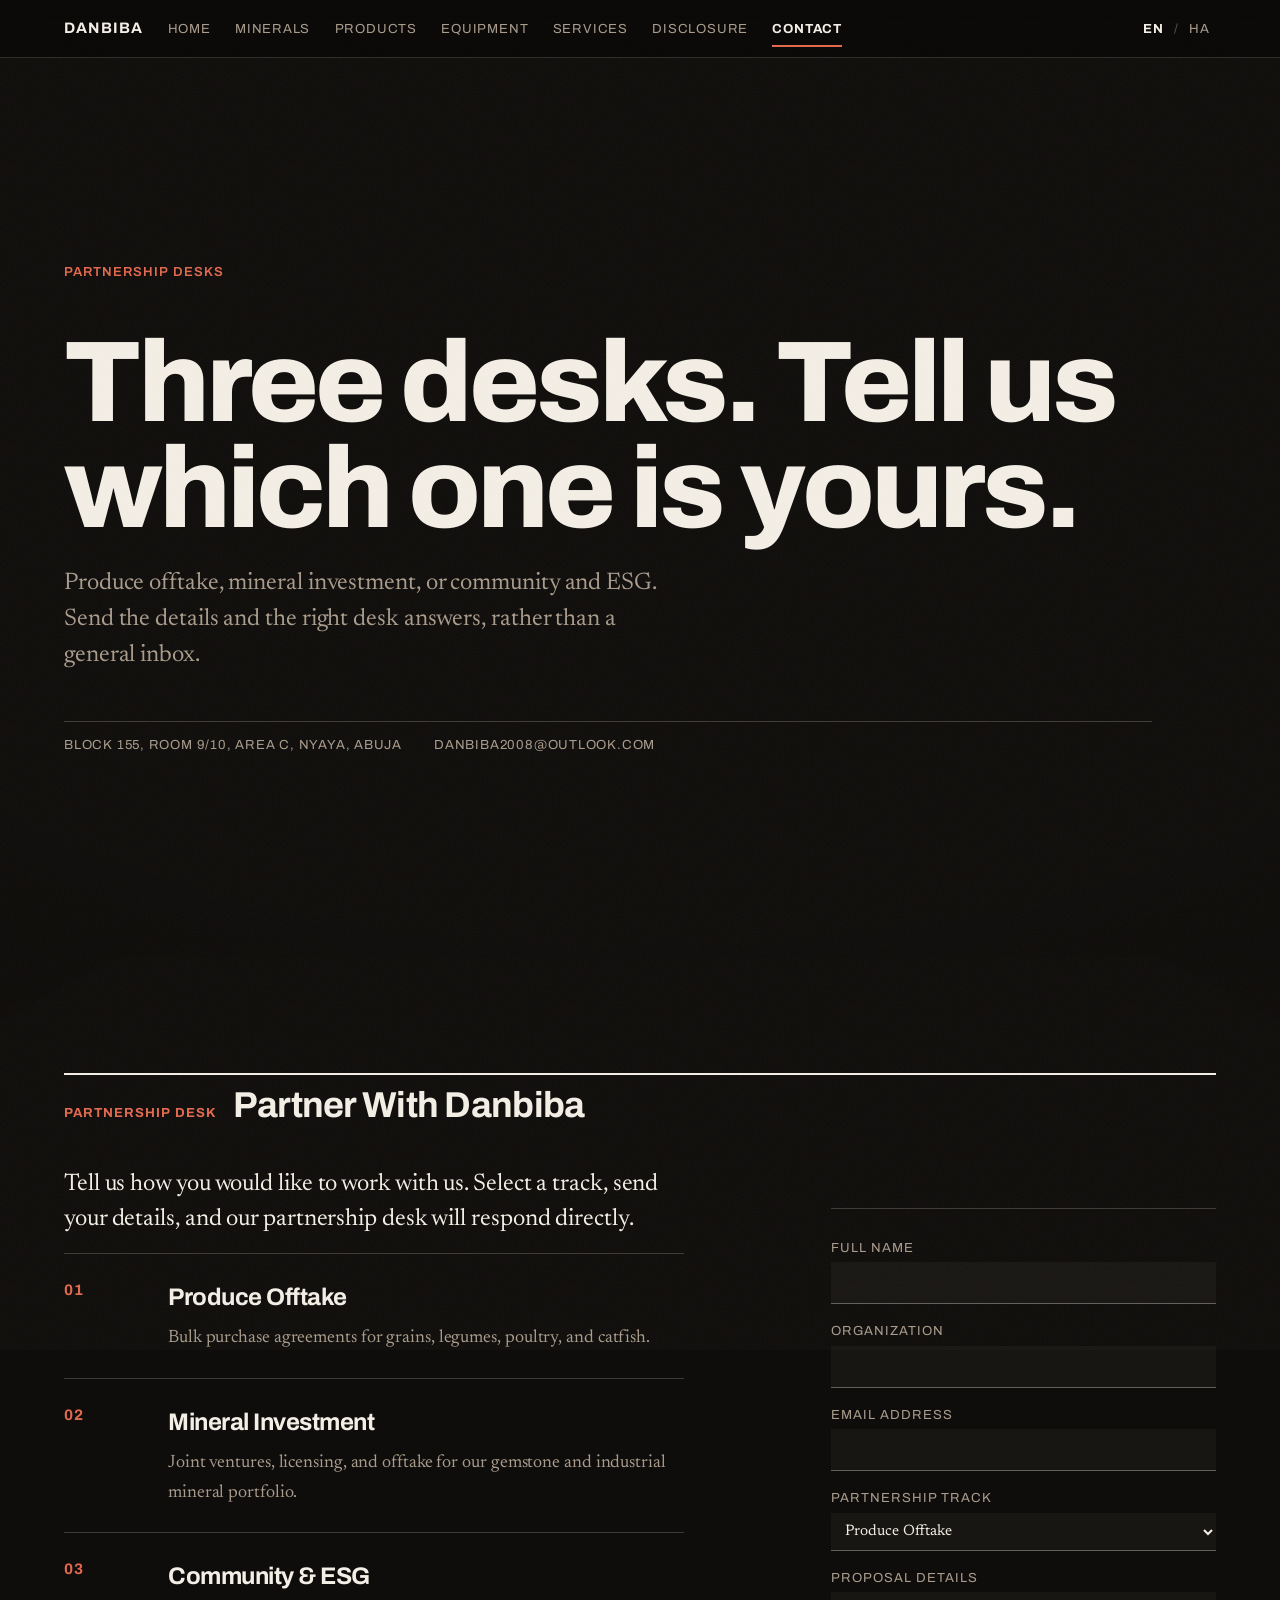
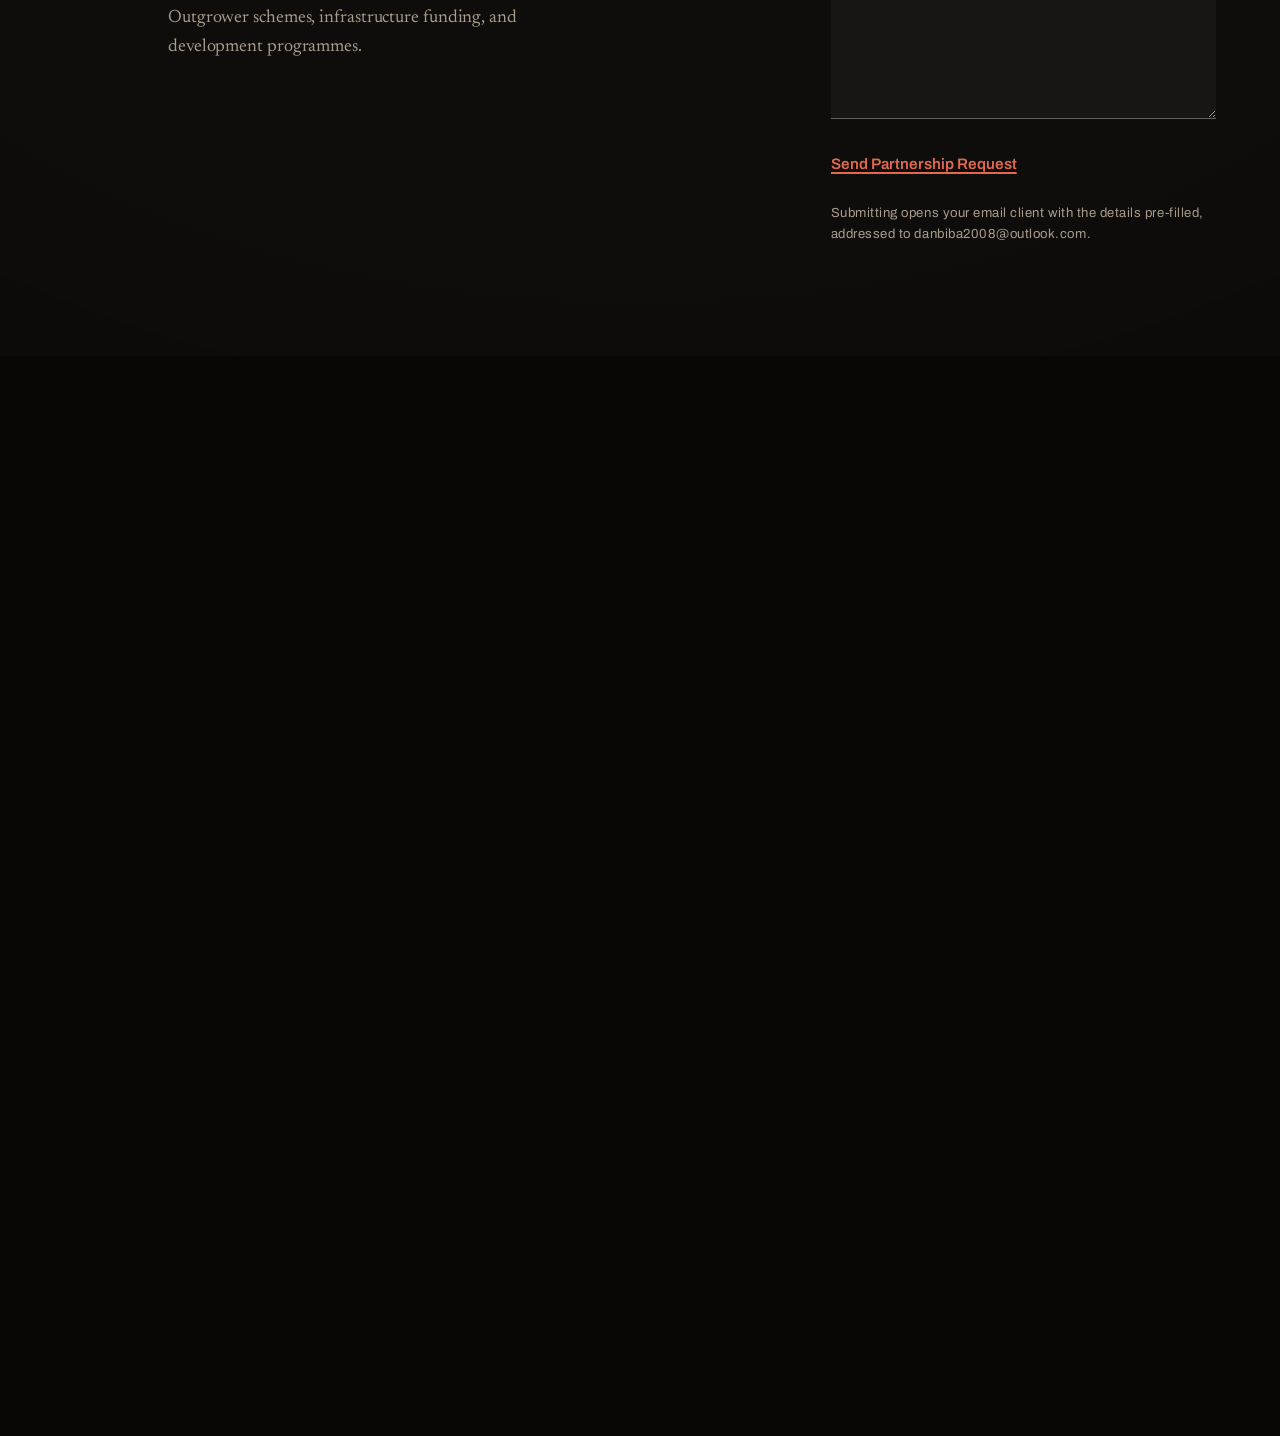
<file: contact.html>
<!doctype html>
<html lang="en">
<head>
<meta charset="utf-8">
<meta name="viewport" content="width=device-width, initial-scale=1, viewport-fit=cover">
<title>Contact the desks &mdash; Danbiba Farms &amp; Mining Co. Ltd</title>
<meta name="description" content="Produce offtake, mineral investment, and community and ESG. Three desks, one address in Nyaya, Abuja.">
<link rel="icon" href="data:image/svg+xml,<svg xmlns='http://www.w3.org/2000/svg' viewBox='0 0 32 32'><rect width='32' height='32' fill='%23EDEAE3'/><rect x='6' y='6' width='20' height='20' fill='%23A8331E'/></svg>">
<link rel="preconnect" href="https://fonts.googleapis.com">
<link rel="preconnect" href="https://fonts.gstatic.com" crossorigin>
<link href="https://fonts.googleapis.com/css2?family=Archivo:wght@500;600;700;800&family=Newsreader:ital,opsz,wght@0,6..72,400;0,6..72,500;1,6..72,400&display=swap" rel="stylesheet">
<link rel="stylesheet" href="scrollcraft.css">
<link rel="stylesheet" href="danbiba.css">
</head>
<body>

<span data-sc-progress></span>
<div class="sc-grain" aria-hidden="true"></div>

<nav class="folio" aria-label="Site navigation">
  <a class="folio__mark" href="index.html">Danbiba<span>Farms &amp; Mining Co. Ltd</span></a>

  <span class="folio__mobile-here" data-folio-title>Contact</span>

  <ul class="folio__nav">
      <li><a href="index.html" data-i18n="nav_home"></a></li>
      <li><a href="minerals.html" data-i18n="nav_minerals"></a></li>
      <li><a href="produce.html" data-i18n="nav_products"></a></li>
      <li><a href="fleet.html" data-i18n="nav_gallery"></a></li>
      <li><a href="operations.html" data-i18n="nav_services"></a></li>
      <li><a href="governance.html" data-ha="Bayyanawa">Disclosure</a></li>
      <li><a href="contact.html" aria-current="page" data-i18n="nav_contact"></a></li>
  </ul>

  <div class="folio__lang" role="group" aria-label="Language">
    <button type="button" id="lang-en" aria-pressed="true" data-lang="en">EN</button>
    <span class="folio__sep" aria-hidden="true">/</span>
    <button type="button" id="lang-ha" aria-pressed="false" data-lang="ha">HA</button>
  </div>

  <aside class="parcel" id="parcel" hidden aria-live="polite">
    <p class="parcel__h" data-ha="Takardar Kaya">Your parcel sheet</p>
    <ul class="parcel__list" id="parcel-list"></ul>
  </aside>

  <div class="folio__here">
    <span class="folio__num" data-folio-num>Contact</span>
    <span class="folio__title" data-folio-title-desktop>Contact</span>
  </div>
</nav>

<main class="page" id="top">

  <section class="titlepage stock--bone" data-sc-act="flow" data-chapter="Contact" data-chapter-name="Contact">
    <div class="titlepage__inner sc-stack" data-sc-in data-sc-stagger="70">
      <p class="kicker" data-ha="Sassan hadin gwiwa">Partnership desks</p>
      <h1 class="masthead" data-ha="Sassa uku. Ka gaya mana wanne ne naka.">Three desks. Tell us which one is yours.</h1>
      <p class="standfirst" data-ha="Sayen kayan gona, zuba jari a ma&rsquo;adinai, ko al&rsquo;umma da ESG. Aika bayanan, sashen da ya dace zai amsa.">Produce offtake, mineral investment, or community and ESG. Send the details and the right desk answers, rather than a general inbox.</p>
      <p class="byline"><span>Block 155, Room 9/10, Area C, Nyaya, Abuja</span> <span>danbiba2008@outlook.com</span></p>
    </div>
  </section>

  <section class="chapter stock--bone" data-sc-act="flow" data-chapter="01" data-chapter-name="The desks">
    <div class="chapter__inner">
      <header class="chapter__head">
        <span class="chapter__num" data-i18n="pm_eyebrow">Partnership Desk</span>
        <h2 class="chapter__title" data-i18n="pm_title">Partner With Danbiba</h2>
      </header>
      <div class="spread">
        <div class="prose">
          <p class="lede" data-i18n="pm_intro"></p>
          <ol class="stages" data-sc-in data-sc-stagger="60">
            <li><span class="stages__n">01</span><div><h3 data-i18n="pm_t1_title"></h3><p data-i18n="pm_t1_p"></p></div></li>
            <li><span class="stages__n">02</span><div><h3 data-i18n="pm_t2_title"></h3><p data-i18n="pm_t2_p"></p></div></li>
            <li><span class="stages__n">03</span><div><h3 data-i18n="pm_t3_title"></h3><p data-i18n="pm_t3_p"></p></div></li>
          </ol>
        </div>
        <div class="mediacol">
          <form class="enquiry-form" id="enquiry">
            <dl class="marginalia">
              <dt><label for="f-name" data-i18n="pm_name_label">Full Name</label></dt>
              <dd><input id="f-name" name="name" type="text" autocomplete="name" required></dd>
              <dt><label for="f-org" data-i18n="pm_org_label">Organization</label></dt>
              <dd><input id="f-org" name="org" type="text" autocomplete="organization"></dd>
              <dt><label for="f-email" data-i18n="pm_email_label">Email Address</label></dt>
              <dd><input id="f-email" name="email" type="email" autocomplete="email" required></dd>
              <dt><label for="f-track" data-i18n="pm_track_label">Partnership Track</label></dt>
              <dd><select id="f-track" name="track">
                <option data-i18n="pm_opt1">Produce Offtake</option>
                <option data-i18n="pm_opt2">Mineral Investment</option>
                <option data-i18n="pm_opt3">Community &amp; ESG</option>
                <option data-i18n="pm_opt4">Other</option>
              </select></dd>
              <dt><label for="f-msg" data-i18n="pm_msg_label">Proposal Details</label></dt>
              <dd><textarea id="f-msg" name="message" rows="5"></textarea></dd>
            </dl>
            <p><button class="runlink" type="submit" data-i18n="pm_submit">Send Partnership Request</button></p>
            <p class="plate__hint" data-i18n="pm_note">Submitting opens your email client with the details pre-filled.</p>
          </form>
        </div>
      </div>
    </div>
  </section>

  <section class="colophon stock--deepest" id="desk" data-sc-act="pin" data-sc-span="1.2"
           data-chapter="Colophon" data-chapter-name="The desks">
    <div data-sc-stage>
      <div class="colophon__inner">
        <h2 data-sc-cue="0 1 0 0" data-ha="Adireshi daya, a Nyaya.">One address, in Nyaya.</h2>
        <div class="colophon__cols" data-sc-cue="0.05">
          <div>
            <p data-ha="Block 155, Room 9/10, Area C, Nyaya, Abuja, Babban Birnin Tarayya, Najeriya. Duk wasikun da aka aika zuwa adireshin da ke kasa suna isa dukkan sassan uku.">Block 155, Room 9/10, Area C, Nyaya, Abuja, Federal Capital Territory, Nigeria. Correspondence to the address below reaches all three desks.</p>
            <p><a class="runlink" href="mailto:danbiba2008@outlook.com" data-ha="danbiba2008@outlook.com">danbiba2008@outlook.com</a></p>
          </div>
          <div>
            <dl class="marginalia">
              <dt data-i18n="footer_hq_label">Headquarters Location:</dt>
              <dd>Block 155, Room 9/10, Area C, Nyaya, Abuja, FCT, Nigeria</dd>
              <dt data-i18n="footer_email_label">Electronic Mail:</dt>
              <dd><a class="runlink" href="mailto:danbiba2008@outlook.com">danbiba2008@outlook.com</a></dd>
            </dl>
          </div>
        </div>
        <p class="colophon__tagline" data-sc-cue="0.05" data-i18n="footer_tagline"></p>
        <footer class="colophon__foot" data-sc-cue="0.05">
          <span data-i18n="footer_copyright"></span>
          <a href="minerals.html" data-i18n="nav_minerals"></a>
          <a href="produce.html" data-i18n="nav_products"></a>
          <a href="fleet.html" data-i18n="nav_gallery"></a>
          <a href="operations.html" data-i18n="nav_services"></a>
          <a href="governance.html" data-ha="Bayyanawa">Disclosure</a>
          <a href="contact.html" data-i18n="nav_contact"></a>
        </footer>
      </div>
    </div>
  </section>

</main>

<script src="i18n.js"></script>
<script src="scrollcraft.js"></script>
<script src="danbiba.js"></script>
<script src="interactions.js"></script>
<script>ScrollCraft.mount(document.body);</script>
</body>
</html>
</file>
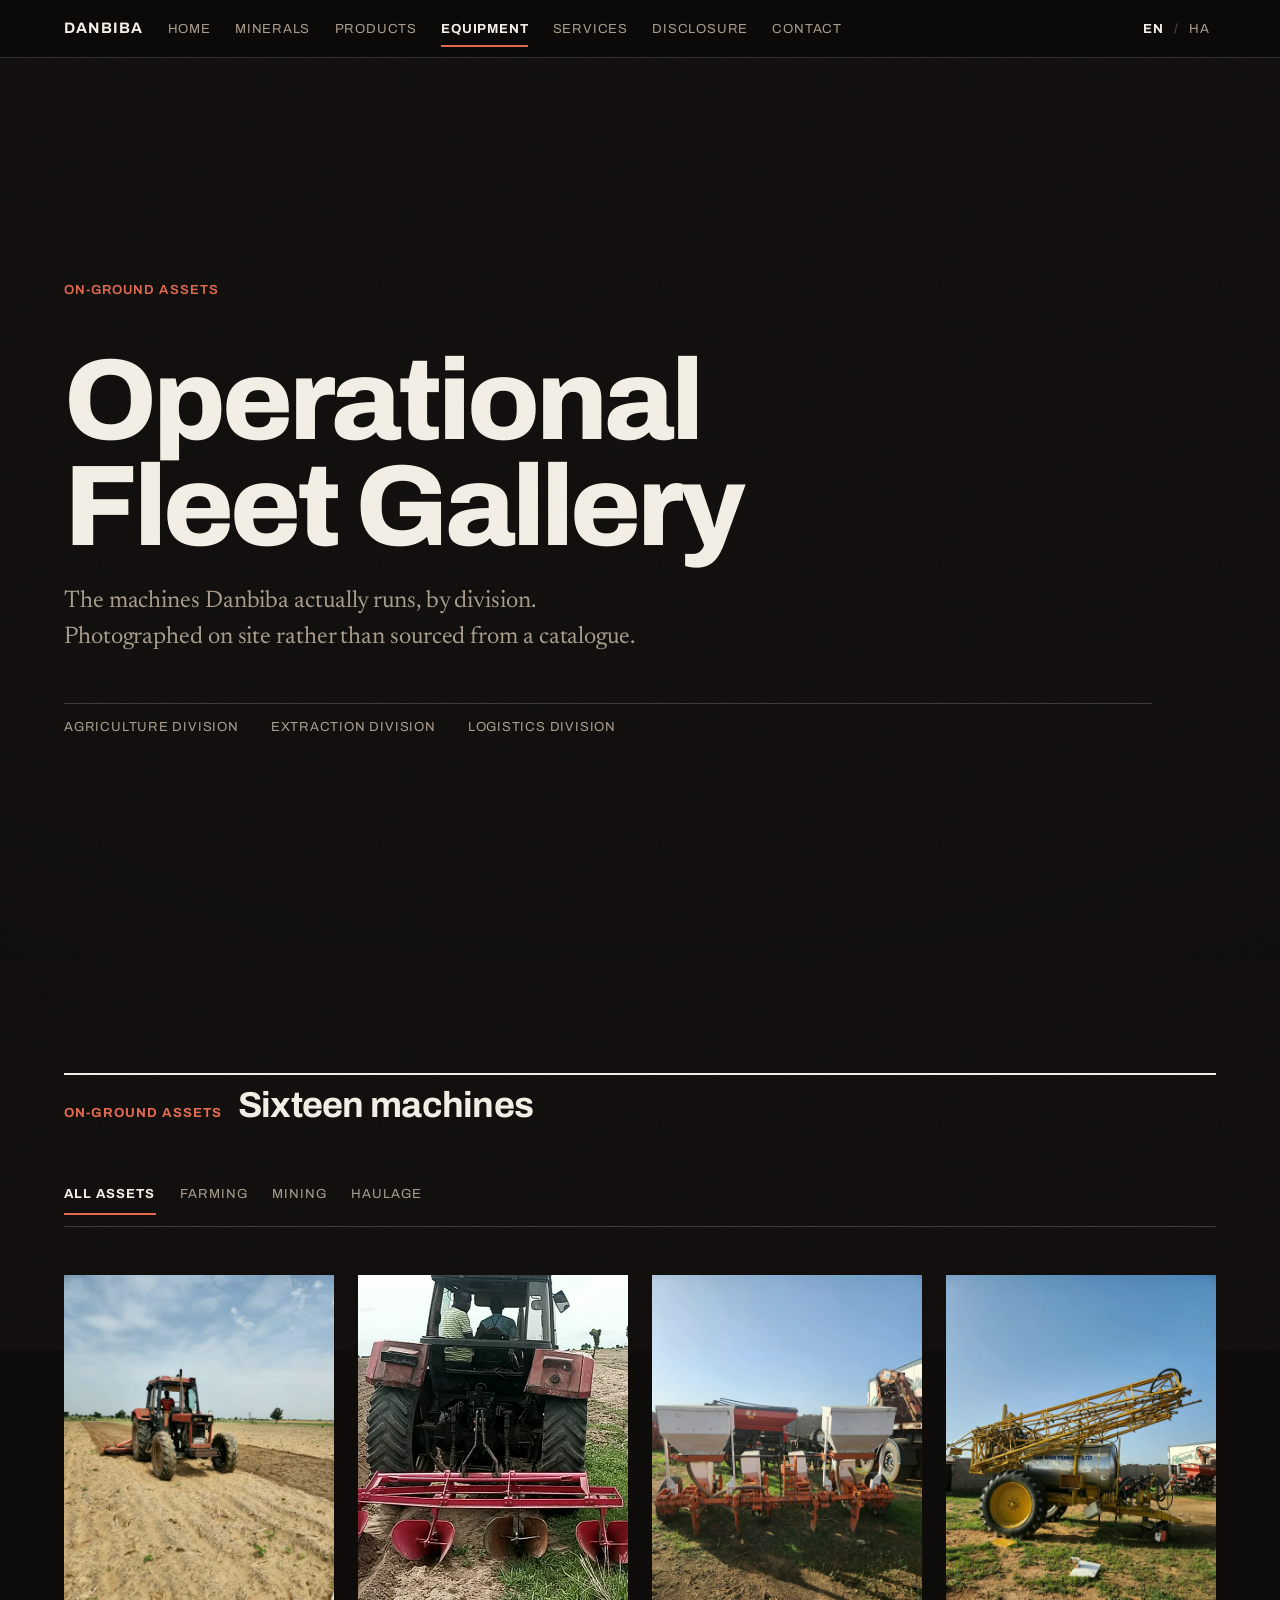
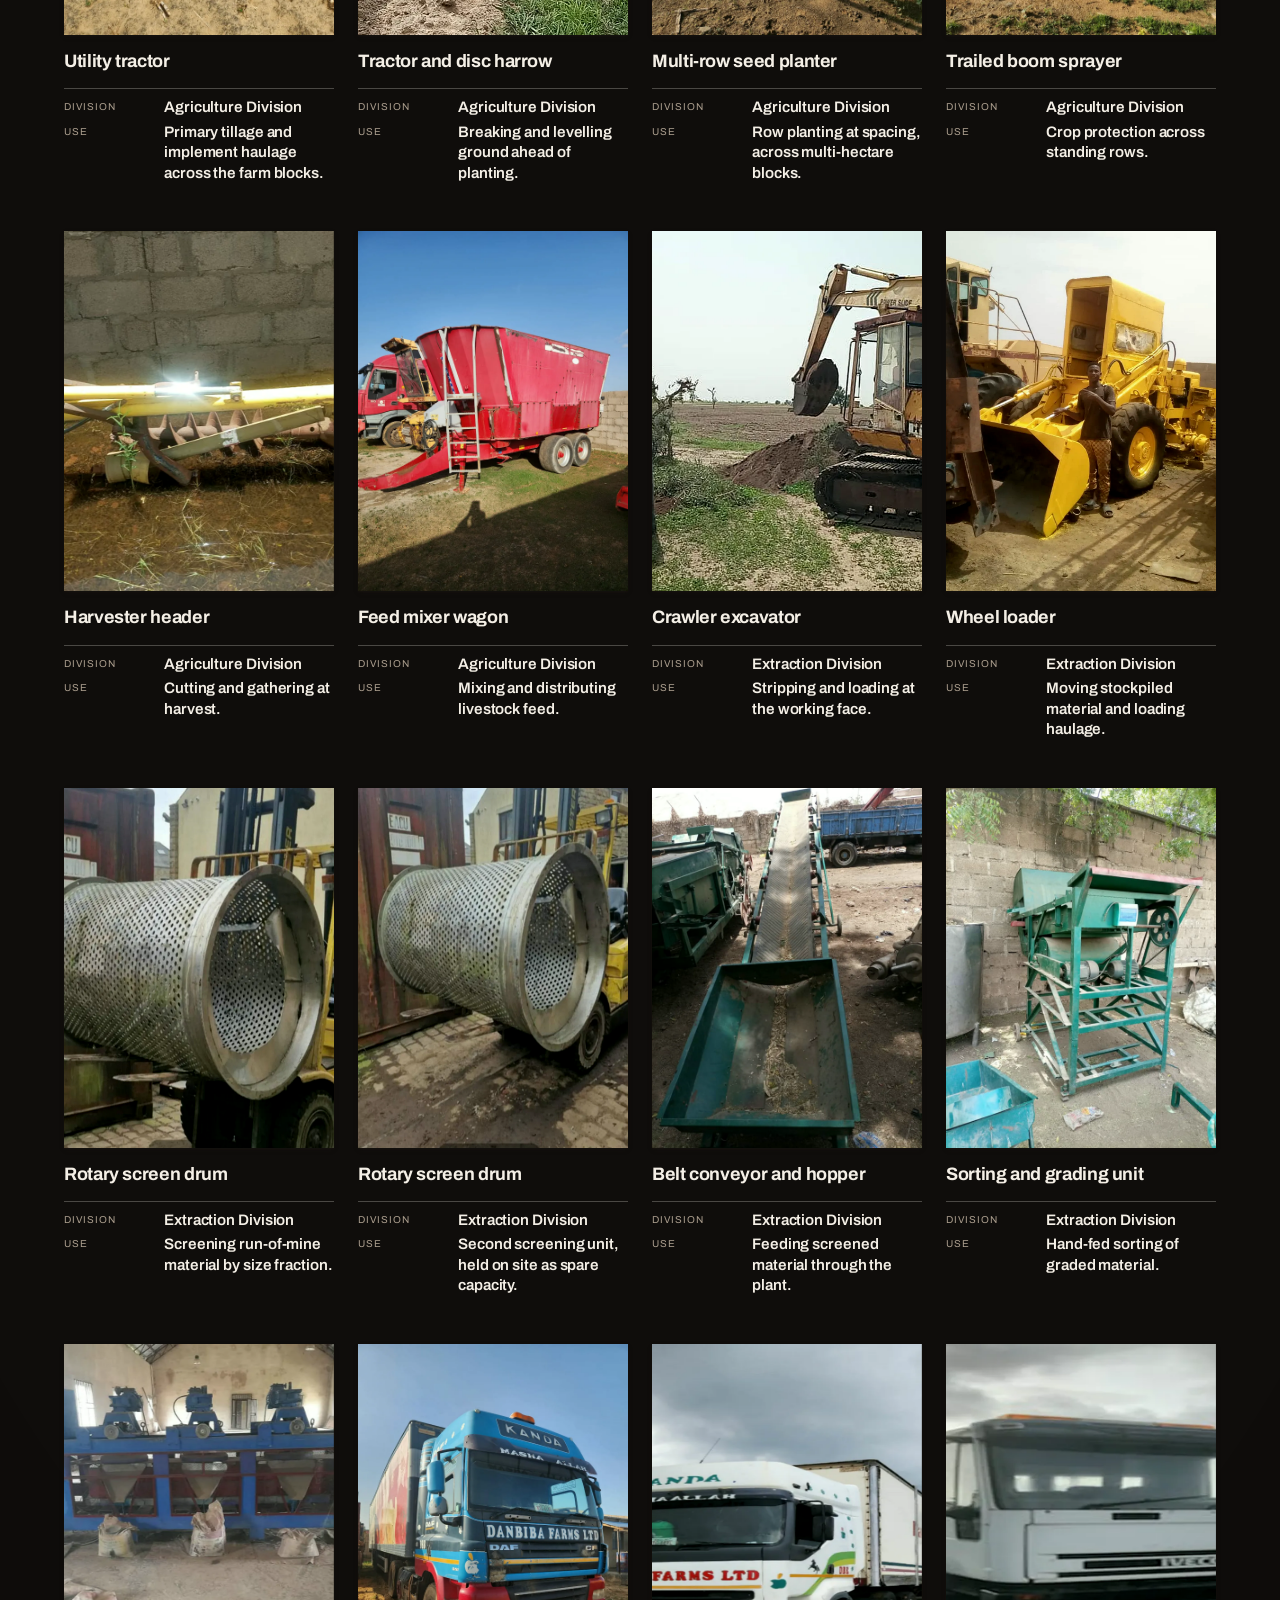
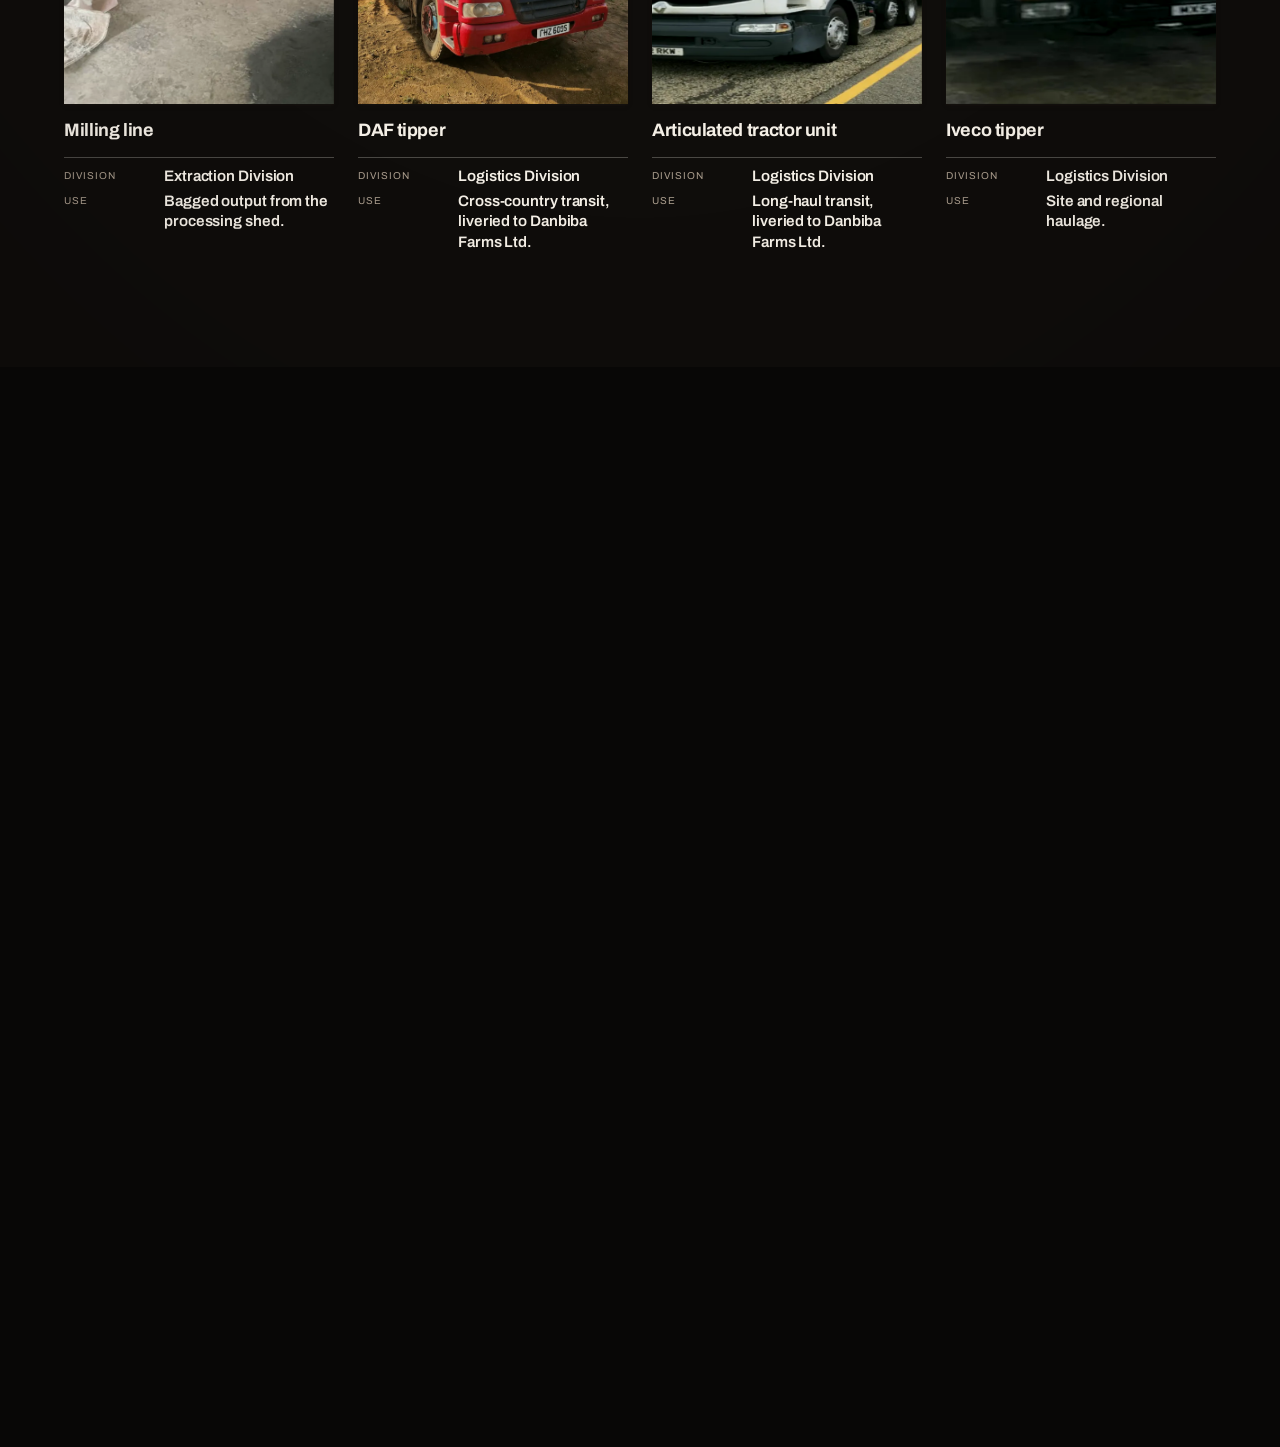
<file: fleet.html>
<!doctype html>
<html lang="en">
<head>
<meta charset="utf-8">
<meta name="viewport" content="width=device-width, initial-scale=1, viewport-fit=cover">
<title>Operational fleet &mdash; Danbiba Farms &amp; Mining Co. Ltd</title>
<meta name="description" content="The machines Danbiba runs, by division: farming, mining and processing, and haulage. Photographed on site.">
<link rel="icon" href="data:image/svg+xml,<svg xmlns='http://www.w3.org/2000/svg' viewBox='0 0 32 32'><rect width='32' height='32' fill='%230F0D0B'/><rect x='6' y='6' width='20' height='20' fill='%23E2694E'/></svg>">
<link rel="preconnect" href="https://fonts.googleapis.com">
<link rel="preconnect" href="https://fonts.gstatic.com" crossorigin>
<link href="https://fonts.googleapis.com/css2?family=Archivo:wght@500;600;700;800&family=Newsreader:ital,opsz,wght@0,6..72,400;0,6..72,500;1,6..72,400&display=swap" rel="stylesheet">
<link rel="stylesheet" href="scrollcraft.css">
<link rel="stylesheet" href="danbiba.css">
</head>
<body>

<span data-sc-progress></span>
<div class="sc-grain" aria-hidden="true"></div>

<nav class="folio" aria-label="Site navigation">
  <a class="folio__mark" href="index.html">Danbiba<span>Farms &amp; Mining Co. Ltd</span></a>

  <span class="folio__mobile-here" data-folio-title>Fleet</span>

  <ul class="folio__nav">
      <li><a href="index.html" data-i18n="nav_home"></a></li>
      <li><a href="minerals.html" data-i18n="nav_minerals"></a></li>
      <li><a href="produce.html" data-i18n="nav_products"></a></li>
      <li><a href="fleet.html" aria-current="page" data-i18n="nav_gallery"></a></li>
      <li><a href="operations.html" data-i18n="nav_services"></a></li>
      <li><a href="governance.html" data-ha="Bayyanawa">Disclosure</a></li>
      <li><a href="contact.html" data-i18n="nav_contact"></a></li>
  </ul>

  <div class="folio__lang" role="group" aria-label="Language">
    <button type="button" id="lang-en" aria-pressed="true" data-lang="en">EN</button>
    <span class="folio__sep" aria-hidden="true">/</span>
    <button type="button" id="lang-ha" aria-pressed="false" data-lang="ha">HA</button>
  </div>

  <aside class="parcel" id="parcel" hidden aria-live="polite">
    <p class="parcel__h" data-ha="Takardar Kaya">Your parcel sheet</p>
    <ul class="parcel__list" id="parcel-list"></ul>
  </aside>

  <div class="folio__here">
    <span class="folio__num" data-folio-num>Fleet</span>
    <span class="folio__title" data-folio-title-desktop>Fleet</span>
  </div>
</nav>

<main class="page" id="top">

  <section class="titlepage stock--bone" data-sc-act="flow" data-chapter="Fleet" data-chapter-name="Operational fleet">
    <div class="titlepage__inner sc-stack" data-sc-in data-sc-stagger="70">
      <p class="kicker" data-i18n="gallery_eyebrow"></p>
      <h1 class="masthead" data-i18n="gallery_h2"></h1>
      <p class="standfirst" data-ha="Injunan da Danbiba ke aiki da su, an raba su bisa sassa. An dauki hotunan a wuraren aiki.">The machines Danbiba actually runs, by division. Photographed on site rather than sourced from a catalogue.</p>
      <p class="byline">
        <span data-i18n="g1_badge"></span>
        <span data-i18n="g2_badge"></span>
        <span data-i18n="g3_badge"></span>
      </p>
    </div>
  </section>

  <section class="chapter stock--bone" data-sc-act="flow" data-chapter="Fleet" data-chapter-name="On-ground assets">
    <div class="chapter__inner">
      <header class="chapter__head">
        <span class="chapter__num" data-ha="Kadarorin wurin aiki">On-ground assets</span>
        <h2 class="chapter__title" data-ha="Injuna 16">Sixteen machines</h2>
      </header>

      <div class="fleet-tabs" role="group" aria-label="Filter by division">
        <button type="button" data-filter="all" aria-pressed="true" data-i18n="tab_all"></button>
        <button type="button" data-filter="farming" aria-pressed="false" data-i18n="tab_farming"></button>
        <button type="button" data-filter="mining" aria-pressed="false" data-i18n="tab_mining"></button>
        <button type="button" data-filter="haulage" aria-pressed="false" data-i18n="tab_haulage"></button>
      </div>

      <ul class="fleet-grid" id="fleet-grid" data-sc-in data-sc-stagger="45">
        <li class="fleet-item" data-division="farming">
          <div class="fleet-item__crop">
            <img src="assets/fleet-tractor.webp" width="1200" height="1600" alt="Utility tractor photographed on a Danbiba site." loading="lazy">
          </div>
          <h3 class="fleet-item__name">Utility tractor</h3>
          <dl class="schema schema--tight">
            <dt>Division</dt><dd data-i18n="g1_badge"></dd>
            <dt>Use</dt><dd>Primary tillage and implement haulage across the farm blocks.</dd>
          </dl>
        </li>
        <li class="fleet-item" data-division="farming">
          <div class="fleet-item__crop">
            <img src="assets/fleet-plough.webp" width="1200" height="1600" alt="Tractor and disc harrow photographed on a Danbiba site." loading="lazy">
          </div>
          <h3 class="fleet-item__name">Tractor and disc harrow</h3>
          <dl class="schema schema--tight">
            <dt>Division</dt><dd data-i18n="g1_badge"></dd>
            <dt>Use</dt><dd>Breaking and levelling ground ahead of planting.</dd>
          </dl>
        </li>
        <li class="fleet-item" data-division="farming">
          <div class="fleet-item__crop">
            <img src="assets/fleet-planter.webp" width="1200" height="1600" alt="Multi-row seed planter photographed on a Danbiba site." loading="lazy">
          </div>
          <h3 class="fleet-item__name">Multi-row seed planter</h3>
          <dl class="schema schema--tight">
            <dt>Division</dt><dd data-i18n="g1_badge"></dd>
            <dt>Use</dt><dd>Row planting at spacing, across multi-hectare blocks.</dd>
          </dl>
        </li>
        <li class="fleet-item" data-division="farming">
          <div class="fleet-item__crop">
            <img src="assets/fleet-sprayer.webp" width="1200" height="1600" alt="Trailed boom sprayer photographed on a Danbiba site." loading="lazy">
          </div>
          <h3 class="fleet-item__name">Trailed boom sprayer</h3>
          <dl class="schema schema--tight">
            <dt>Division</dt><dd data-i18n="g1_badge"></dd>
            <dt>Use</dt><dd>Crop protection across standing rows.</dd>
          </dl>
        </li>
        <li class="fleet-item" data-division="farming">
          <div class="fleet-item__crop">
            <img src="assets/fleet-header.webp" width="1200" height="1600" alt="Harvester header photographed on a Danbiba site." loading="lazy">
          </div>
          <h3 class="fleet-item__name">Harvester header</h3>
          <dl class="schema schema--tight">
            <dt>Division</dt><dd data-i18n="g1_badge"></dd>
            <dt>Use</dt><dd>Cutting and gathering at harvest.</dd>
          </dl>
        </li>
        <li class="fleet-item" data-division="farming">
          <div class="fleet-item__crop">
            <img src="assets/fleet-mixer.webp" width="1200" height="1600" alt="Feed mixer wagon photographed on a Danbiba site." loading="lazy">
          </div>
          <h3 class="fleet-item__name">Feed mixer wagon</h3>
          <dl class="schema schema--tight">
            <dt>Division</dt><dd data-i18n="g1_badge"></dd>
            <dt>Use</dt><dd>Mixing and distributing livestock feed.</dd>
          </dl>
        </li>
        <li class="fleet-item" data-division="mining">
          <div class="fleet-item__crop">
            <img src="assets/fleet-excavator.webp" width="1200" height="1600" alt="Crawler excavator photographed on a Danbiba site." loading="lazy">
          </div>
          <h3 class="fleet-item__name">Crawler excavator</h3>
          <dl class="schema schema--tight">
            <dt>Division</dt><dd data-i18n="g2_badge"></dd>
            <dt>Use</dt><dd>Stripping and loading at the working face.</dd>
          </dl>
        </li>
        <li class="fleet-item" data-division="mining">
          <div class="fleet-item__crop">
            <img src="assets/fleet-loader.webp" width="1200" height="1600" alt="Wheel loader photographed on a Danbiba site." loading="lazy">
          </div>
          <h3 class="fleet-item__name">Wheel loader</h3>
          <dl class="schema schema--tight">
            <dt>Division</dt><dd data-i18n="g2_badge"></dd>
            <dt>Use</dt><dd>Moving stockpiled material and loading haulage.</dd>
          </dl>
        </li>
        <li class="fleet-item" data-division="mining">
          <div class="fleet-item__crop">
            <img src="assets/fleet-screen.webp" width="1200" height="1600" alt="Rotary screen drum photographed on a Danbiba site." loading="lazy">
          </div>
          <h3 class="fleet-item__name">Rotary screen drum</h3>
          <dl class="schema schema--tight">
            <dt>Division</dt><dd data-i18n="g2_badge"></dd>
            <dt>Use</dt><dd>Screening run-of-mine material by size fraction.</dd>
          </dl>
        </li>
        <li class="fleet-item" data-division="mining">
          <div class="fleet-item__crop">
            <img src="assets/fleet-screen2.webp" width="1200" height="1600" alt="Rotary screen drum photographed on a Danbiba site." loading="lazy">
          </div>
          <h3 class="fleet-item__name">Rotary screen drum</h3>
          <dl class="schema schema--tight">
            <dt>Division</dt><dd data-i18n="g2_badge"></dd>
            <dt>Use</dt><dd>Second screening unit, held on site as spare capacity.</dd>
          </dl>
        </li>
        <li class="fleet-item" data-division="mining">
          <div class="fleet-item__crop">
            <img src="assets/fleet-conveyor.webp" width="1200" height="1600" alt="Belt conveyor and hopper photographed on a Danbiba site." loading="lazy">
          </div>
          <h3 class="fleet-item__name">Belt conveyor and hopper</h3>
          <dl class="schema schema--tight">
            <dt>Division</dt><dd data-i18n="g2_badge"></dd>
            <dt>Use</dt><dd>Feeding screened material through the plant.</dd>
          </dl>
        </li>
        <li class="fleet-item" data-division="mining">
          <div class="fleet-item__crop">
            <img src="assets/fleet-sorter.webp" width="1200" height="1600" alt="Sorting and grading unit photographed on a Danbiba site." loading="lazy">
          </div>
          <h3 class="fleet-item__name">Sorting and grading unit</h3>
          <dl class="schema schema--tight">
            <dt>Division</dt><dd data-i18n="g2_badge"></dd>
            <dt>Use</dt><dd>Hand-fed sorting of graded material.</dd>
          </dl>
        </li>
        <li class="fleet-item" data-division="mining">
          <div class="fleet-item__crop">
            <img src="assets/fleet-mill.webp" width="1200" height="1600" alt="Milling line photographed on a Danbiba site." loading="lazy">
          </div>
          <h3 class="fleet-item__name">Milling line</h3>
          <dl class="schema schema--tight">
            <dt>Division</dt><dd data-i18n="g2_badge"></dd>
            <dt>Use</dt><dd>Bagged output from the processing shed.</dd>
          </dl>
        </li>
        <li class="fleet-item" data-division="haulage">
          <div class="fleet-item__crop">
            <img src="assets/fleet-daf.webp" width="1200" height="1600" alt="DAF tipper photographed on a Danbiba site." loading="lazy">
          </div>
          <h3 class="fleet-item__name">DAF tipper</h3>
          <dl class="schema schema--tight">
            <dt>Division</dt><dd data-i18n="g3_badge"></dd>
            <dt>Use</dt><dd>Cross-country transit, liveried to Danbiba Farms Ltd.</dd>
          </dl>
        </li>
        <li class="fleet-item" data-division="haulage">
          <div class="fleet-item__crop">
            <img src="assets/fleet-kanda.webp" width="1200" height="1600" alt="Articulated tractor unit photographed on a Danbiba site." loading="lazy">
          </div>
          <h3 class="fleet-item__name">Articulated tractor unit</h3>
          <dl class="schema schema--tight">
            <dt>Division</dt><dd data-i18n="g3_badge"></dd>
            <dt>Use</dt><dd>Long-haul transit, liveried to Danbiba Farms Ltd.</dd>
          </dl>
        </li>
        <li class="fleet-item" data-division="haulage">
          <div class="fleet-item__crop">
            <img src="assets/fleet-iveco.webp" width="1200" height="1600" alt="Iveco tipper photographed on a Danbiba site." loading="lazy">
          </div>
          <h3 class="fleet-item__name">Iveco tipper</h3>
          <dl class="schema schema--tight">
            <dt>Division</dt><dd data-i18n="g3_badge"></dd>
            <dt>Use</dt><dd>Site and regional haulage.</dd>
          </dl>
        </li>
      </ul>
      <p class="fleet-empty" id="fleet-empty" hidden data-ha="Babu injina a wannan sashe.">No machines listed in that division.</p>
    </div>
  </section>

  <section class="colophon stock--deepest" id="desk" data-sc-act="pin" data-sc-span="1.2"
           data-chapter="Colophon" data-chapter-name="The desks">
    <div data-sc-stage>
      <div class="colophon__inner">
        <h2 data-sc-cue="0 1 0 0" data-ha="Kayan aiki ne ke tabbatar da isar da kaya.">Delivery is a question of equipment.</h2>
        <div class="colophon__cols" data-sc-cue="0.05">
          <div>
            <p data-ha="Idan girman odarka ya dogara da adadin motoci ko injina, sashen zai tattauna abin da ake da shi da lokutan da suka dace.">If your volume depends on what we can move and when, the desk will talk through fleet availability and scheduling against your dates.</p>
            <p><a class="runlink" href="mailto:danbiba2008@outlook.com?subject=Fleet%20and%20logistics%20enquiry" data-ha="Tuntubi sashen sufuri">Contact the logistics desk</a></p>
          </div>
          <div>
            <dl class="marginalia">
              <dt data-i18n="footer_hq_label"></dt>
              <dd>Block 155, Room 9/10, Area C, Nyaya, Abuja, FCT, Nigeria</dd>
              <dt data-i18n="footer_email_label"></dt>
              <dd><a class="runlink" href="mailto:danbiba2008@outlook.com">danbiba2008@outlook.com</a></dd>
            </dl>
          </div>
        </div>
        <p class="colophon__tagline" data-sc-cue="0.05" data-i18n="footer_tagline"></p>
        <footer class="colophon__foot" data-sc-cue="0.05">
          <span data-i18n="footer_copyright"></span>
          <a href="minerals.html" data-i18n="nav_minerals"></a>
          <a href="produce.html" data-i18n="nav_products"></a>
          <a href="fleet.html" data-i18n="nav_gallery"></a>
          <a href="operations.html" data-i18n="nav_services"></a>
          <a href="governance.html" data-ha="Bayyanawa">Disclosure</a>
          <a href="contact.html" data-i18n="nav_contact"></a>
        </footer>
      </div>
    </div>
  </section>

</main>

<script src="i18n.js"></script>
<script src="scrollcraft.js"></script>
<script src="danbiba.js"></script>
<script src="interactions.js"></script>
<script>ScrollCraft.mount(document.body);</script>
</body>
</html>
</file>
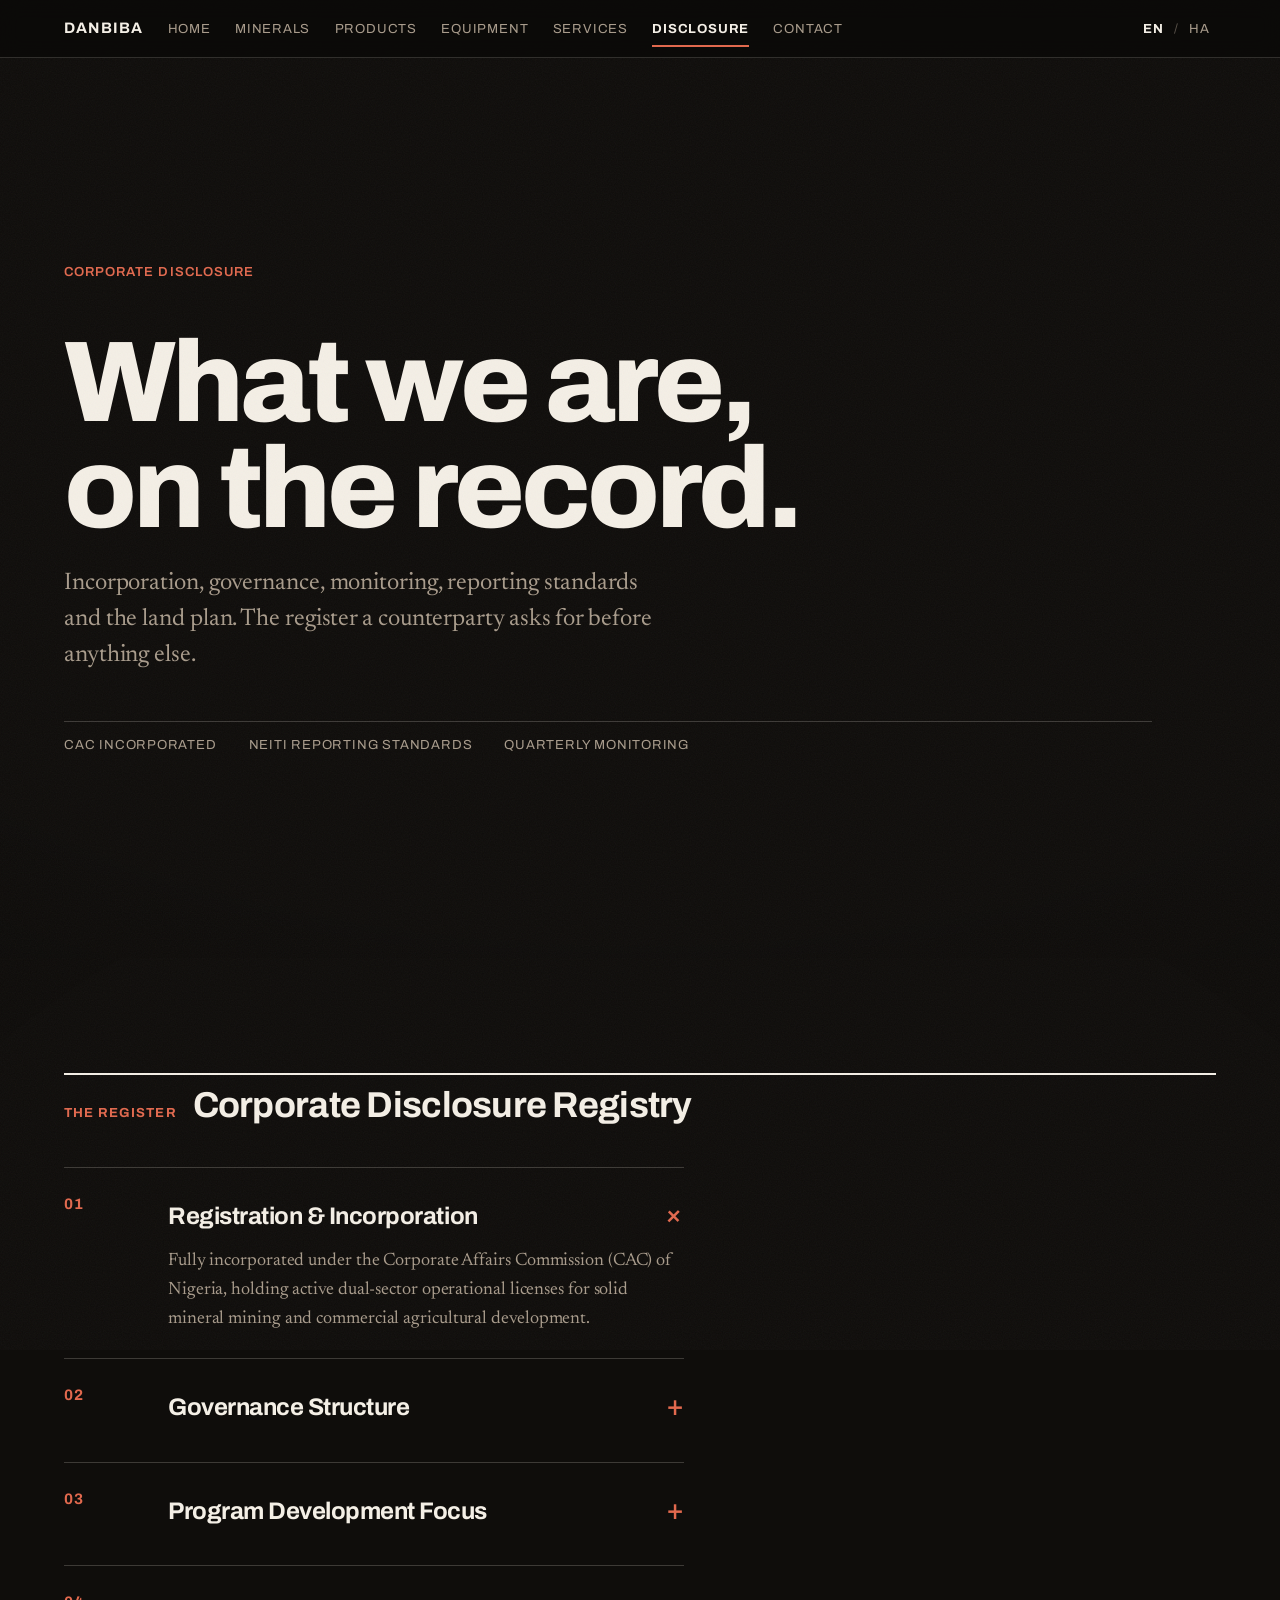
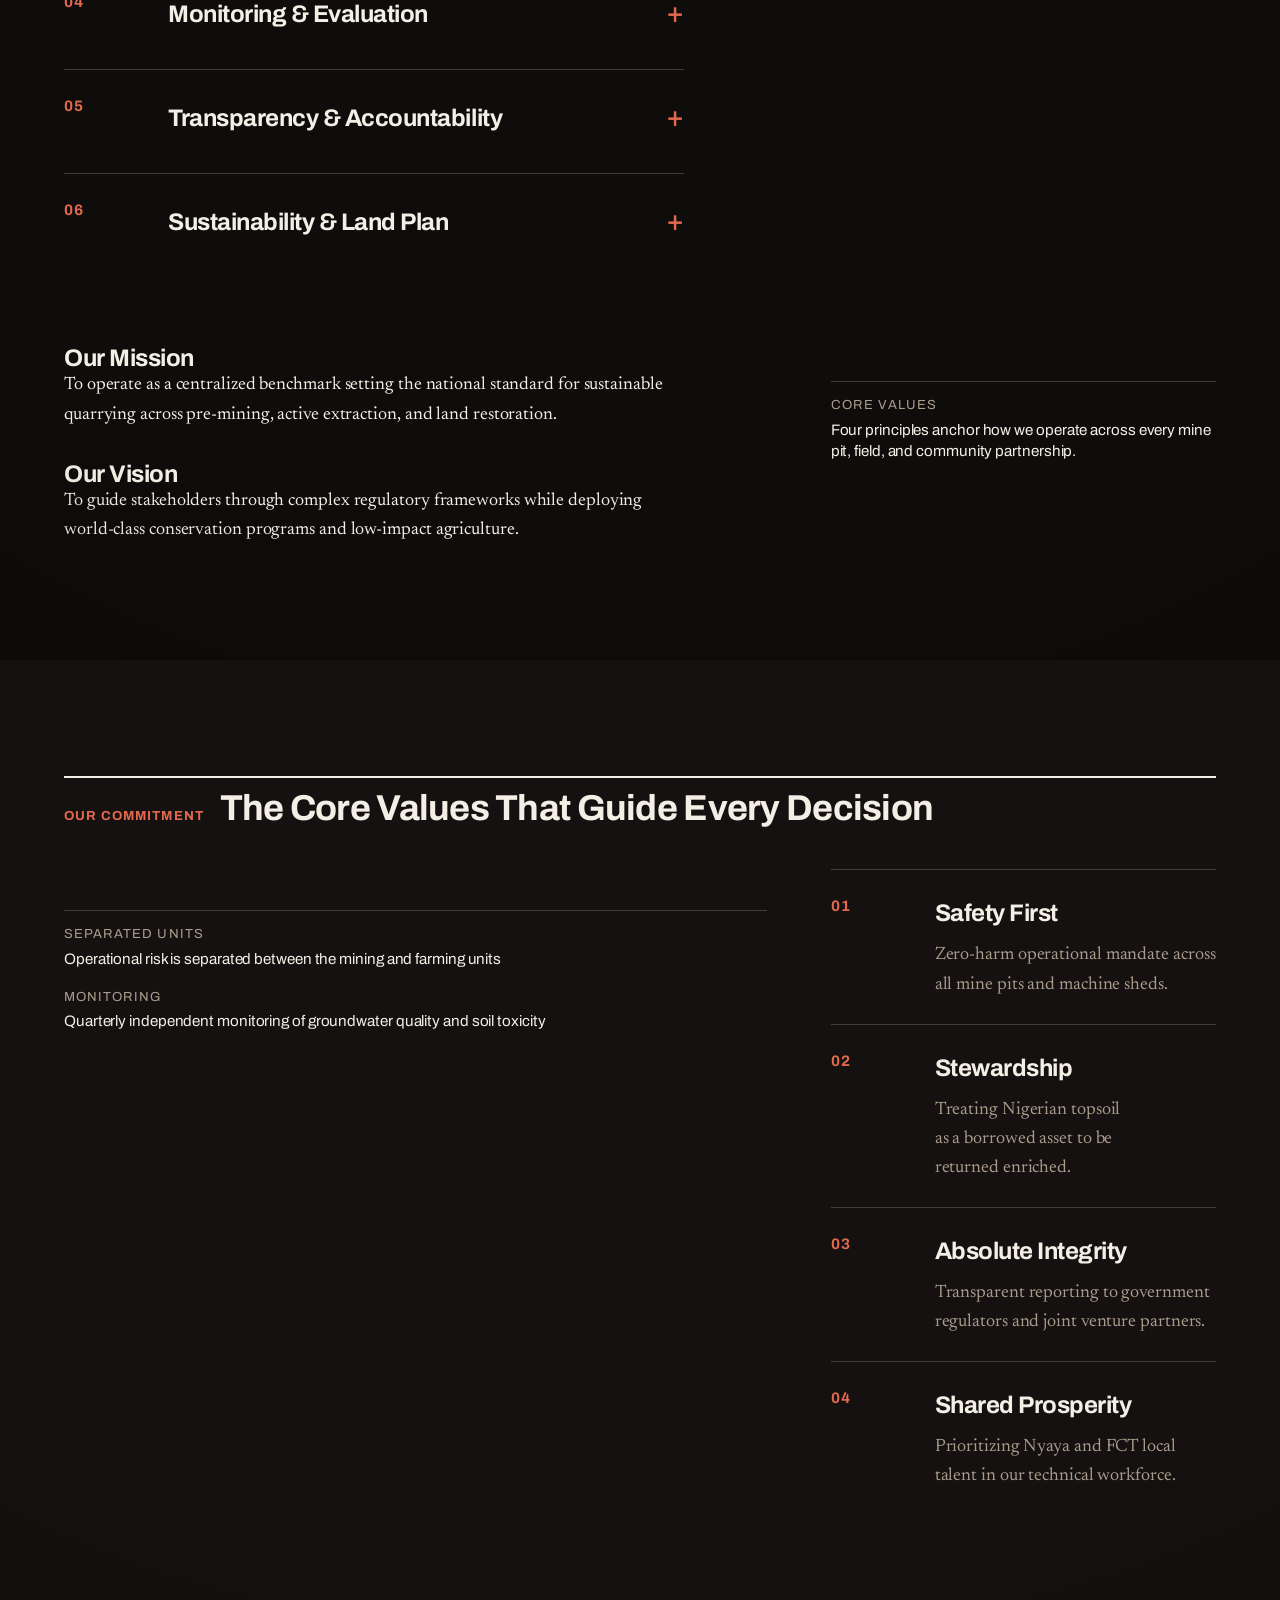
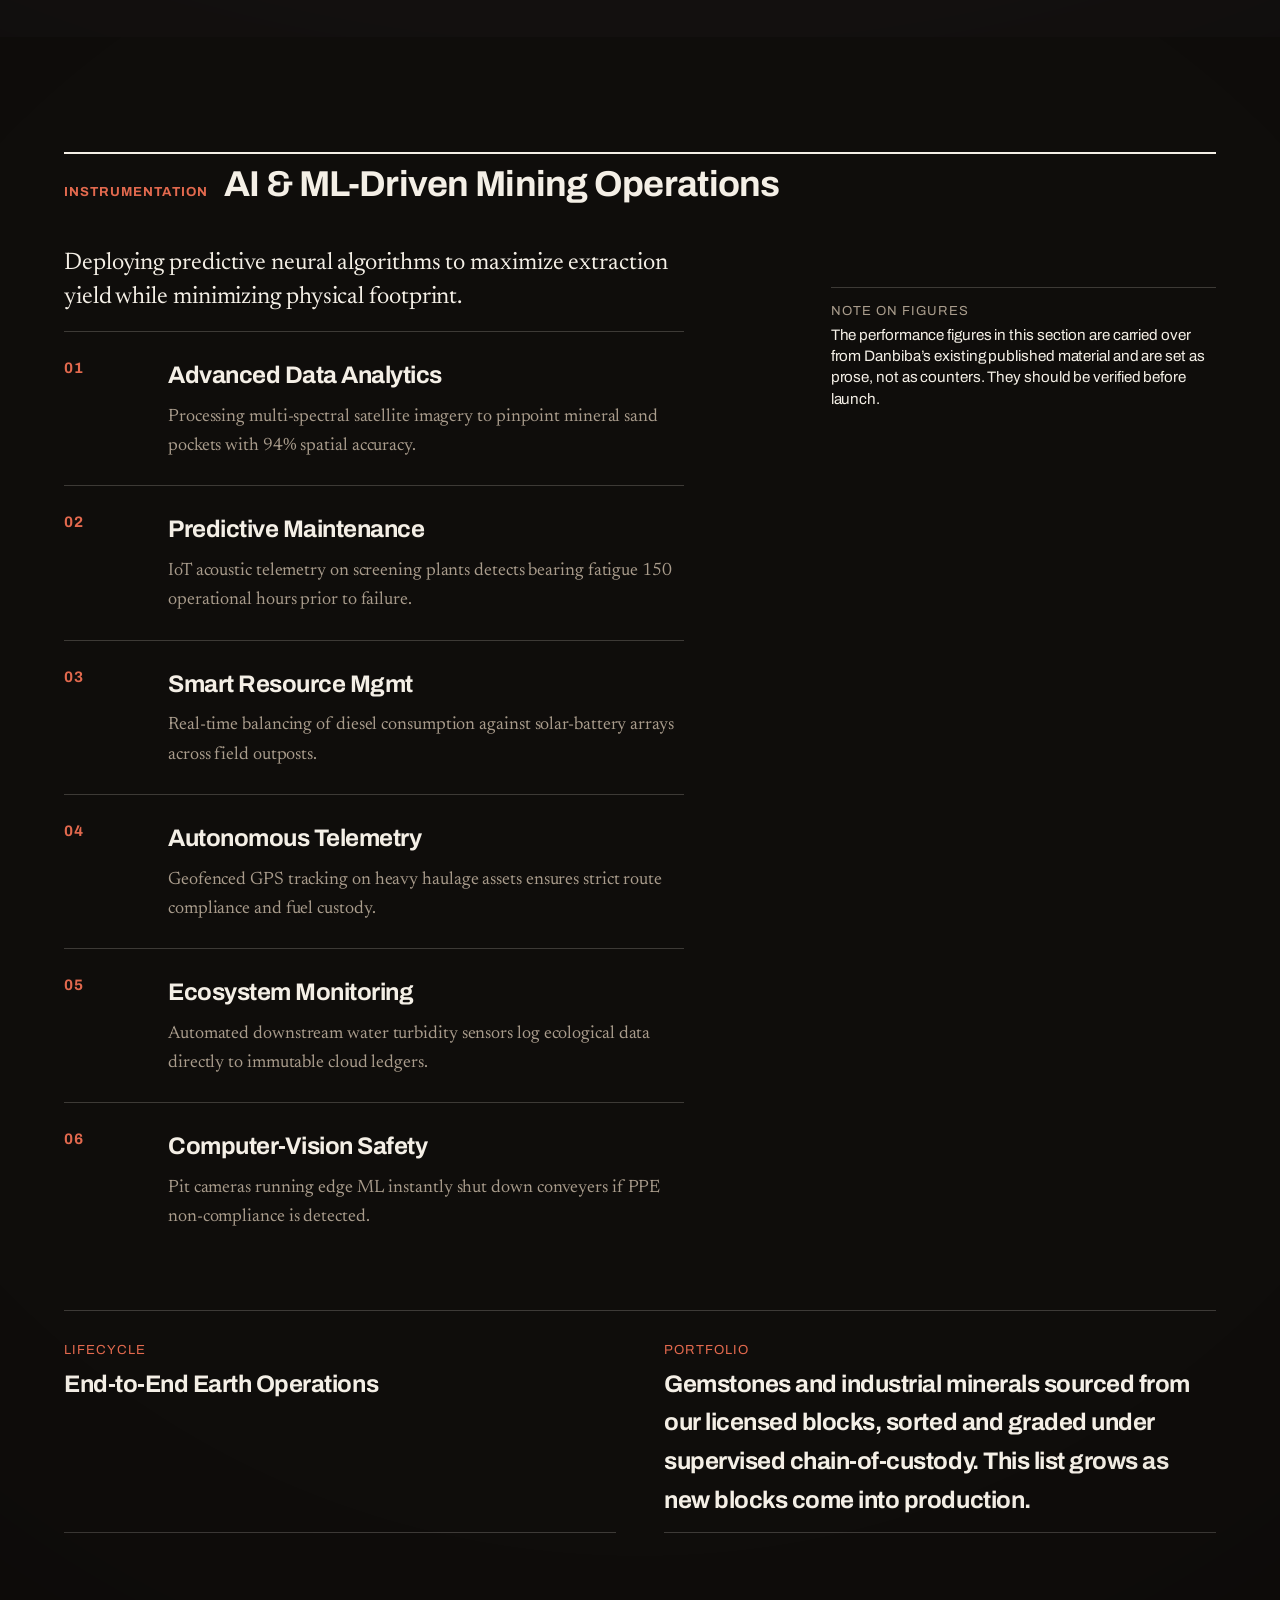
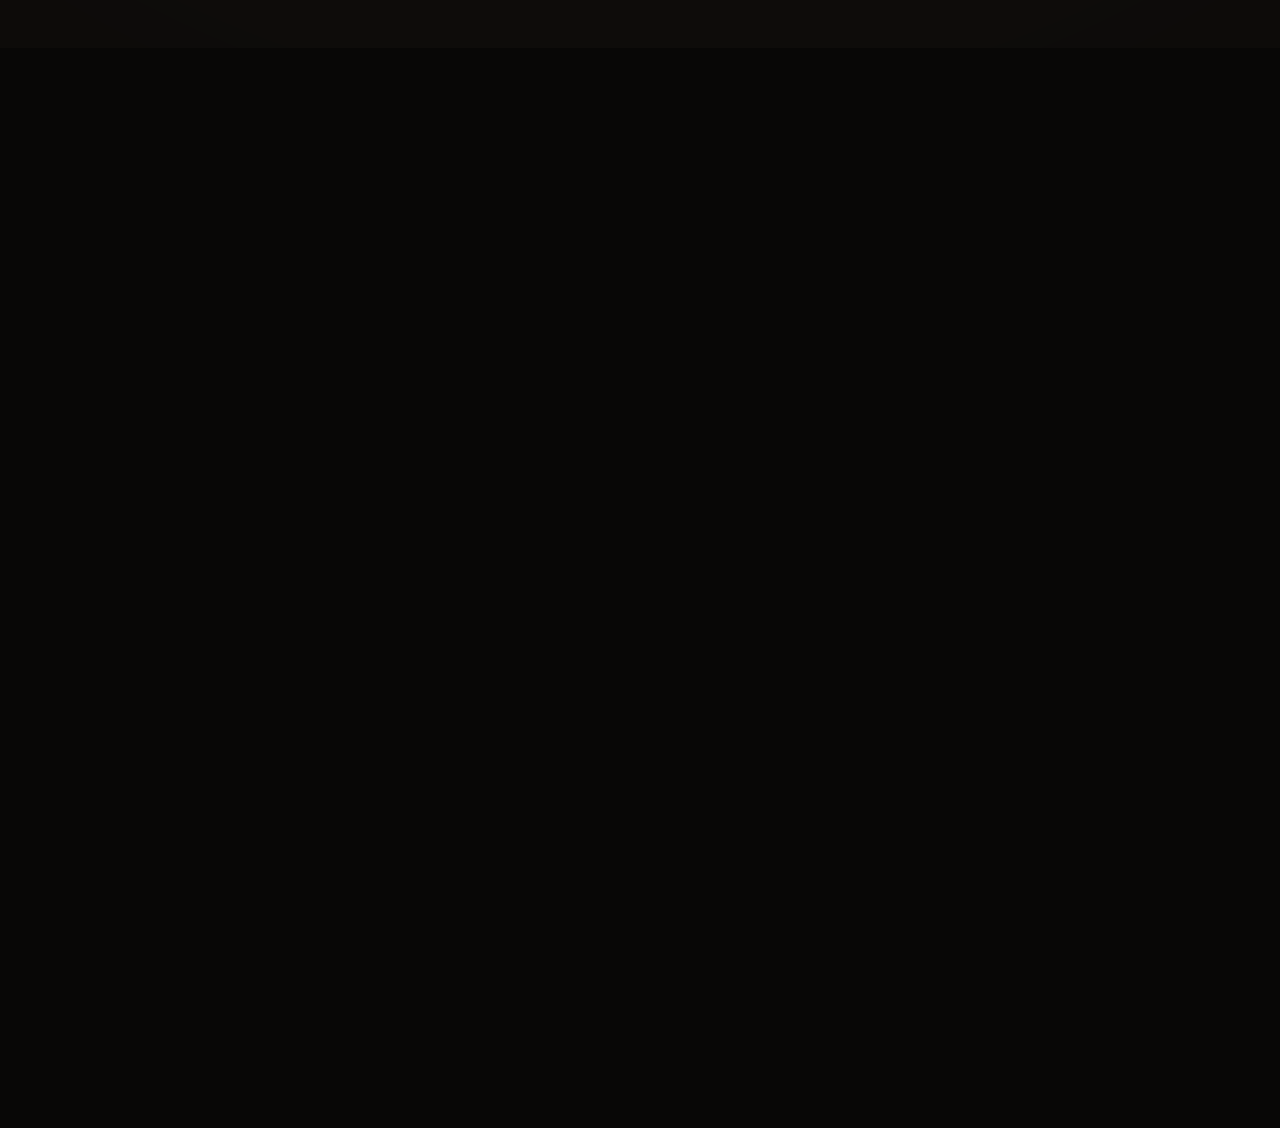
<file: governance.html>
<!doctype html>
<html lang="en">
<head>
<meta charset="utf-8">
<meta name="viewport" content="width=device-width, initial-scale=1, viewport-fit=cover">
<title>Disclosure and governance &mdash; Danbiba Farms &amp; Mining Co. Ltd</title>
<meta name="description" content="Incorporation, governance structure, monitoring and evaluation, NEITI reporting, and the land plan that returns every worked block to farmland.">
<link rel="icon" href="data:image/svg+xml,<svg xmlns='http://www.w3.org/2000/svg' viewBox='0 0 32 32'><rect width='32' height='32' fill='%23EDEAE3'/><rect x='6' y='6' width='20' height='20' fill='%23A8331E'/></svg>">
<link rel="preconnect" href="https://fonts.googleapis.com">
<link rel="preconnect" href="https://fonts.gstatic.com" crossorigin>
<link href="https://fonts.googleapis.com/css2?family=Archivo:wght@500;600;700;800&family=Newsreader:ital,opsz,wght@0,6..72,400;0,6..72,500;1,6..72,400&display=swap" rel="stylesheet">
<link rel="stylesheet" href="scrollcraft.css">
<link rel="stylesheet" href="danbiba.css">
</head>
<body>

<span data-sc-progress></span>
<div class="sc-grain" aria-hidden="true"></div>

<nav class="folio" aria-label="Site navigation">
  <a class="folio__mark" href="index.html">Danbiba<span>Farms &amp; Mining Co. Ltd</span></a>

  <span class="folio__mobile-here" data-folio-title>Disclosure</span>

  <ul class="folio__nav">
      <li><a href="index.html" data-i18n="nav_home"></a></li>
      <li><a href="minerals.html" data-i18n="nav_minerals"></a></li>
      <li><a href="produce.html" data-i18n="nav_products"></a></li>
      <li><a href="fleet.html" data-i18n="nav_gallery"></a></li>
      <li><a href="operations.html" data-i18n="nav_services"></a></li>
      <li><a href="governance.html" aria-current="page" data-ha="Bayyanawa">Disclosure</a></li>
      <li><a href="contact.html" data-i18n="nav_contact"></a></li>
  </ul>

  <div class="folio__lang" role="group" aria-label="Language">
    <button type="button" id="lang-en" aria-pressed="true" data-lang="en">EN</button>
    <span class="folio__sep" aria-hidden="true">/</span>
    <button type="button" id="lang-ha" aria-pressed="false" data-lang="ha">HA</button>
  </div>

  <aside class="parcel" id="parcel" hidden aria-live="polite">
    <p class="parcel__h" data-ha="Takardar Kaya">Your parcel sheet</p>
    <ul class="parcel__list" id="parcel-list"></ul>
  </aside>

  <div class="folio__here">
    <span class="folio__num" data-folio-num>Disclosure</span>
    <span class="folio__title" data-folio-title-desktop>Disclosure</span>
  </div>
</nav>

<main class="page" id="top">

  <section class="titlepage stock--bone" data-sc-act="flow" data-chapter="Disclosure" data-chapter-name="Disclosure">
    <div class="titlepage__inner sc-stack" data-sc-in data-sc-stagger="70">
      <p class="kicker" data-ha="Bayyanawar kamfani">Corporate disclosure</p>
      <h1 class="masthead" data-ha="Abin da muke, a rubuce.">What we are, on the record.</h1>
      <p class="standfirst" data-ha="Rijista, jagoranci, sa ido, ka&rsquo;idojin rahoto da shirin kasa. Wannan shi ne abin da abokin hulda ke tambaya tukuna.">Incorporation, governance, monitoring, reporting standards and the land plan. The register a counterparty asks for before anything else.</p>
      <p class="byline"><span data-ha="An rajista a CAC">CAC incorporated</span> <span data-ha="Ka&rsquo;idojin NEITI">NEITI reporting standards</span> <span data-ha="Bincike kowane wata uku">Quarterly monitoring</span></p>
    </div>
  </section>

  <section class="chapter stock--bone" data-sc-act="flow" data-chapter="01" data-chapter-name="The register">
    <div class="chapter__inner">
      <header class="chapter__head">
        <span class="chapter__num" data-ha="Rajista">The register</span>
        <h2 class="chapter__title" data-i18n="disclosure_title">Corporate Disclosure Registry</h2>
      </header>
      <div class="spread">
        <div class="prose">
          <ol class="stages stages--disclose" data-sc-in data-sc-stagger="50">
            <li><span class="stages__n">01</span><div><h3 data-i18n="disc1_title"></h3><p data-i18n="disc1_p"></p></div></li>
            <li><span class="stages__n">02</span><div><h3 data-i18n="disc2_title"></h3><p data-i18n="disc2_p"></p></div></li>
            <li><span class="stages__n">03</span><div><h3 data-i18n="disc3_title"></h3><p data-i18n="disc3_p"></p></div></li>
            <li><span class="stages__n">04</span><div><h3 data-i18n="disc4_title"></h3><p data-i18n="disc4_p"></p></div></li>
            <li><span class="stages__n">05</span><div><h3 data-i18n="disc5_title"></h3><p data-i18n="disc5_p"></p></div></li>
            <li><span class="stages__n">06</span><div><h3 data-i18n="disc6_title"></h3><p data-i18n="disc6_p"></p></div></li>
          </ol>
        </div>
        <div class="mediacol">
          <figure class="plate-fig" data-sc-reveal="up" data-sc-reveal-at="0.1 0.5">
            <img src="assets/ground.webp" width="2000" height="1112" alt="Licensed block outside Abuja." loading="lazy">
            <figcaption><b>Licensed ground.</b> Dual-sector operational licences, held under the Corporate Affairs Commission of Nigeria.</figcaption>
          </figure>
        </div>
      </div>
    
      <div class="spread" style="margin-top:var(--sc-8)">
        <div class="prose" data-sc-in data-sc-stagger="60">
          <h3 class="chapter__title" style="font-size:var(--sc-t-lg)" data-i18n="mission_title"></h3>
          <p data-i18n="mission_p"></p>
          <h3 class="chapter__title" style="font-size:var(--sc-t-lg);margin-top:var(--sc-6)" data-i18n="vision_title"></h3>
          <p data-i18n="vision_p"></p>
        </div>
        <div class="mediacol">
          <dl class="marginalia">
            <dt data-ha="Ka&rsquo;idojinmu">Core values</dt>
            <dd data-i18n="values_p"></dd>
          </dl>
        </div>
      </div>
</div>
  </section>

  <section class="chapter stock--cool" data-sc-act="flow" data-chapter="02" data-chapter-name="What we hold to">
    <div class="chapter__inner">
      <header class="chapter__head">
        <span class="chapter__num" data-i18n="values_eyebrow">Our Commitment</span>
        <h2 class="chapter__title" data-i18n="values_h2">The Core Values That Guide Every Decision</h2>
      </header>
      <div class="spread spread--flip">
        <div class="prose">
          <ol class="stages" data-sc-in data-sc-stagger="60">
            <li><span class="stages__n">01</span><div><h3 data-i18n="val1_title"></h3><p data-i18n="val1_p"></p></div></li>
            <li><span class="stages__n">02</span><div><h3 data-i18n="val2_title"></h3><p data-i18n="val2_p"></p></div></li>
            <li><span class="stages__n">03</span><div><h3 data-i18n="val3_title"></h3><p data-i18n="val3_p"></p></div></li>
            <li><span class="stages__n">04</span><div><h3 data-i18n="val4_title"></h3><p data-i18n="val4_p"></p></div></li>
          </ol>
        </div>
        <div class="mediacol">
          <dl class="marginalia">
            <dt data-ha="Sassan da aka rarrabe">Separated units</dt>
            <dd data-ha="Ana raba hadarin aiki tsakanin sashen hakar ma&rsquo;adinai da na noma.">Operational risk is separated between the mining and farming units</dd>
            <dt data-ha="Sa ido">Monitoring</dt>
            <dd data-ha="Bincike mai zaman kansa kowane wata uku kan ruwan karkashin kasa da gubar kasa.">Quarterly independent monitoring of groundwater quality and soil toxicity</dd>
          </dl>
        </div>
      </div>
    </div>
  </section>

  <section class="chapter stock--bone" data-sc-act="flow" data-chapter="03" data-chapter-name="Instrumentation">
    <div class="chapter__inner">
      <header class="chapter__head">
        <span class="chapter__num" data-ha="Kayan aiki">Instrumentation</span>
        <h2 class="chapter__title" data-i18n="tech_h2">AI &amp; ML-Driven Mining Operations</h2>
      </header>
      <div class="spread">
        <div class="prose">
          <p class="lede" data-i18n="tech_p"></p>
          <ol class="stages" data-sc-in data-sc-stagger="50">
            <li><span class="stages__n">01</span><div><h3 data-i18n="tc1_title"></h3><p data-i18n="tc1_p"></p></div></li>
            <li><span class="stages__n">02</span><div><h3 data-i18n="tc2_title"></h3><p data-i18n="tc2_p"></p></div></li>
            <li><span class="stages__n">03</span><div><h3 data-i18n="tc3_title"></h3><p data-i18n="tc3_p"></p></div></li>
            <li><span class="stages__n">04</span><div><h3 data-i18n="tc4_title"></h3><p data-i18n="tc4_p"></p></div></li>
            <li><span class="stages__n">05</span><div><h3 data-i18n="tc5_title"></h3><p data-i18n="tc5_p"></p></div></li>
            <li><span class="stages__n">06</span><div><h3 data-i18n="tc6_title"></h3><p data-i18n="tc6_p"></p></div></li>
          </ol>
        </div>
        <div class="mediacol">
          <dl class="marginalia">
            <dt data-ha="Lura">Note on figures</dt>
            <dd data-ha="Adadin da ke wannan sashe ya fito daga bayanan kamfani na baya. Ana bukatar tabbatarwa kafin bugawa.">The performance figures in this section are carried over from Danbiba&rsquo;s existing published material and are set as prose, not as counters. They should be verified before launch.</dd>
          </dl>
        </div>
      </div>
      <nav class="readon" aria-label="Continue">
        <a href="operations.html"><span class="k" data-ha="Matakai">Lifecycle</span><span class="t" data-i18n="ops_hero_h1">End-to-End Earth Operations</span></a>
        <a href="minerals.html"><span class="k" data-ha="Ma&rsquo;adinai">Portfolio</span><span class="t" data-i18n="min_hero_p">Our Mineral Portfolio</span></a>
      </nav>
    </div>
  </section>

  <section class="colophon stock--deepest" id="desk" data-sc-act="pin" data-sc-span="1.2"
           data-chapter="Colophon" data-chapter-name="The desks">
    <div data-sc-stage>
      <div class="colophon__inner">
        <h2 data-sc-cue="0 1 0 0" data-ha="Ana bayar da kowane adadi tare da inda ya fito.">Every figure here is available with its source.</h2>
        <div class="colophon__cols" data-sc-cue="0.05">
          <div>
            <p data-ha="Ana raba bayanan bincike, sakamakon sa ido da takardun lasisi tare da hukumomi, masu zuba jari da abokan hulda idan aka nema.">Audit records, monitoring results and licence documentation are shared with regulators, institutional investors and counterparties on request.</p>
            <p><a class="runlink" href="mailto:danbiba2008@outlook.com?subject=Disclosure%20pack%20request" data-ha="Nemi takardun bayyanawa">Request the disclosure pack</a></p>
          </div>
          <div>
            <dl class="marginalia">
              <dt data-i18n="footer_hq_label">Headquarters Location:</dt>
              <dd>Block 155, Room 9/10, Area C, Nyaya, Abuja, FCT, Nigeria</dd>
              <dt data-i18n="footer_email_label">Electronic Mail:</dt>
              <dd><a class="runlink" href="mailto:danbiba2008@outlook.com">danbiba2008@outlook.com</a></dd>
            </dl>
          </div>
        </div>
        <p class="colophon__tagline" data-sc-cue="0.05" data-i18n="footer_tagline"></p>
        <footer class="colophon__foot" data-sc-cue="0.05">
          <span data-i18n="footer_copyright"></span>
          <a href="minerals.html" data-i18n="nav_minerals"></a>
          <a href="produce.html" data-i18n="nav_products"></a>
          <a href="fleet.html" data-i18n="nav_gallery"></a>
          <a href="operations.html" data-i18n="nav_services"></a>
          <a href="governance.html" data-ha="Bayyanawa">Disclosure</a>
          <a href="contact.html" data-i18n="nav_contact"></a>
        </footer>
      </div>
    </div>
  </section>

</main>

<script src="i18n.js"></script>
<script src="scrollcraft.js"></script>
<script src="danbiba.js"></script>
<script src="interactions.js"></script>
<script>ScrollCraft.mount(document.body);</script>
</body>
</html>
</file>
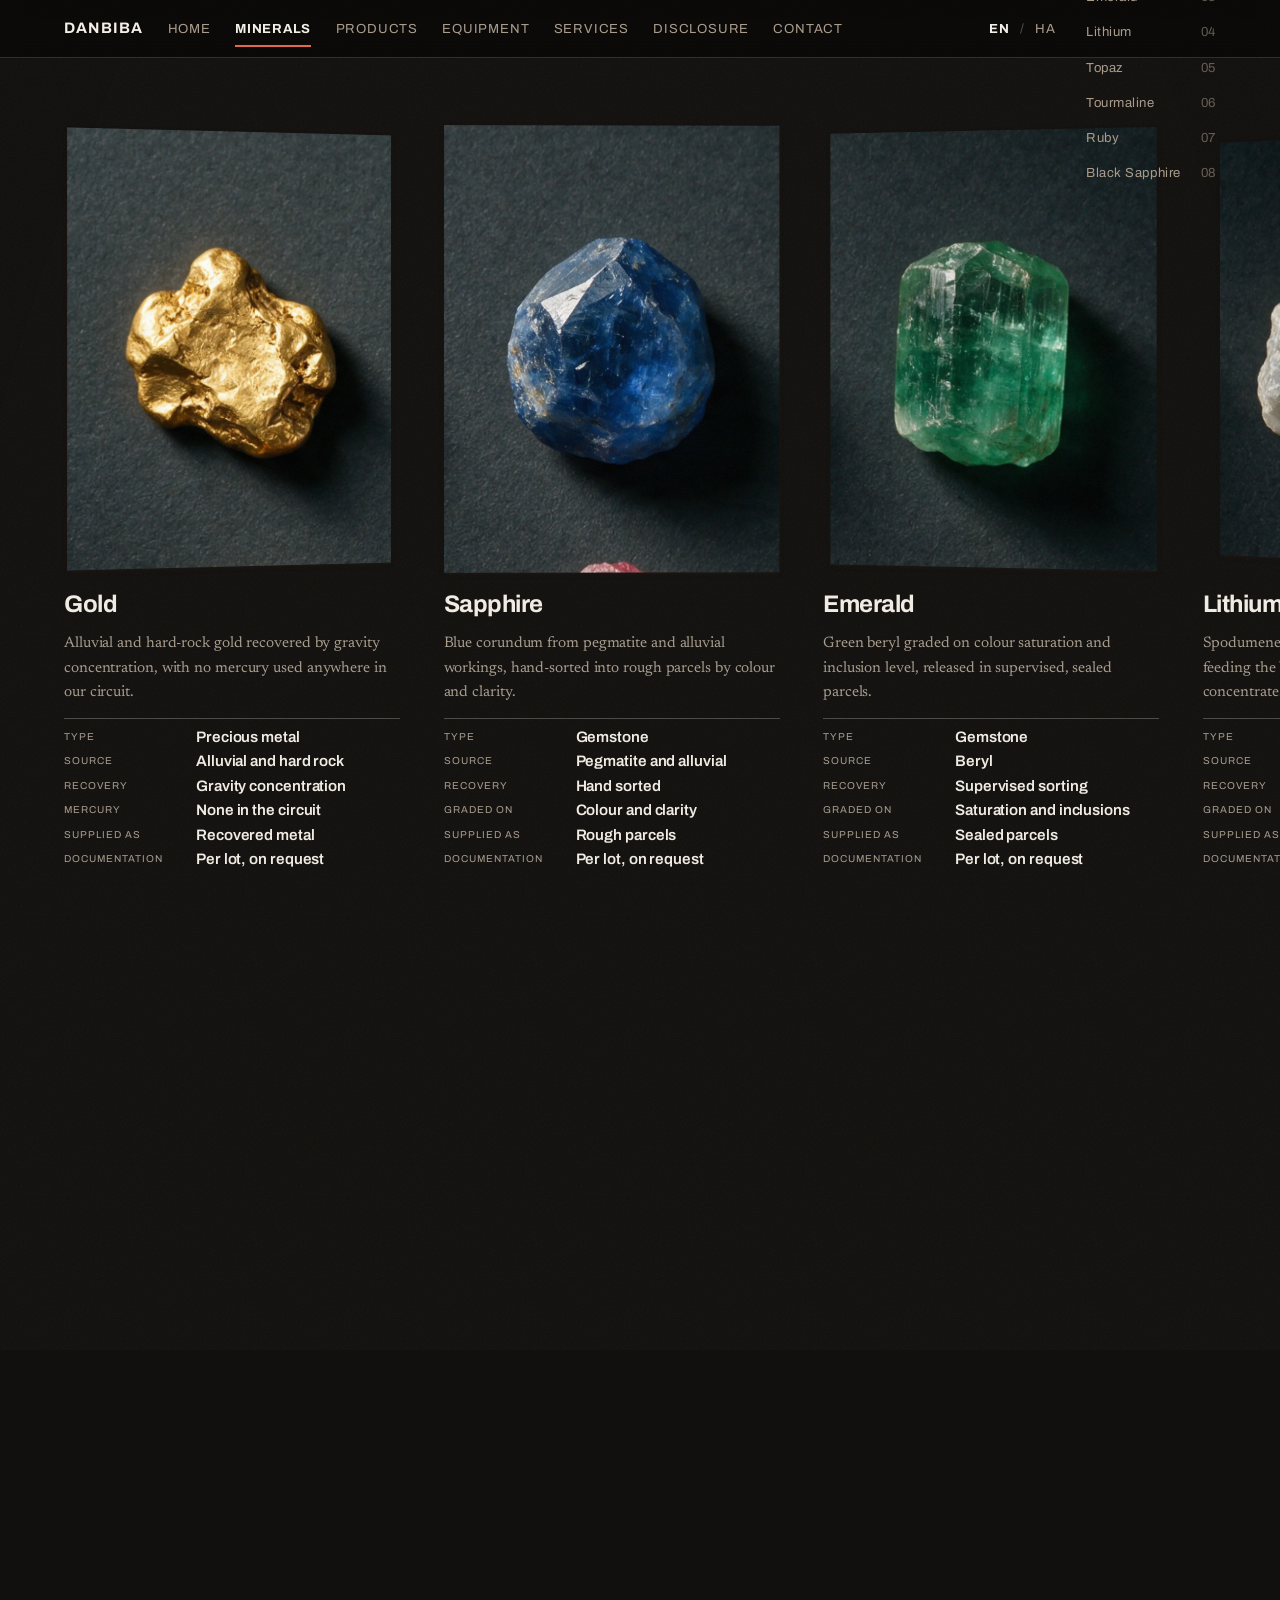
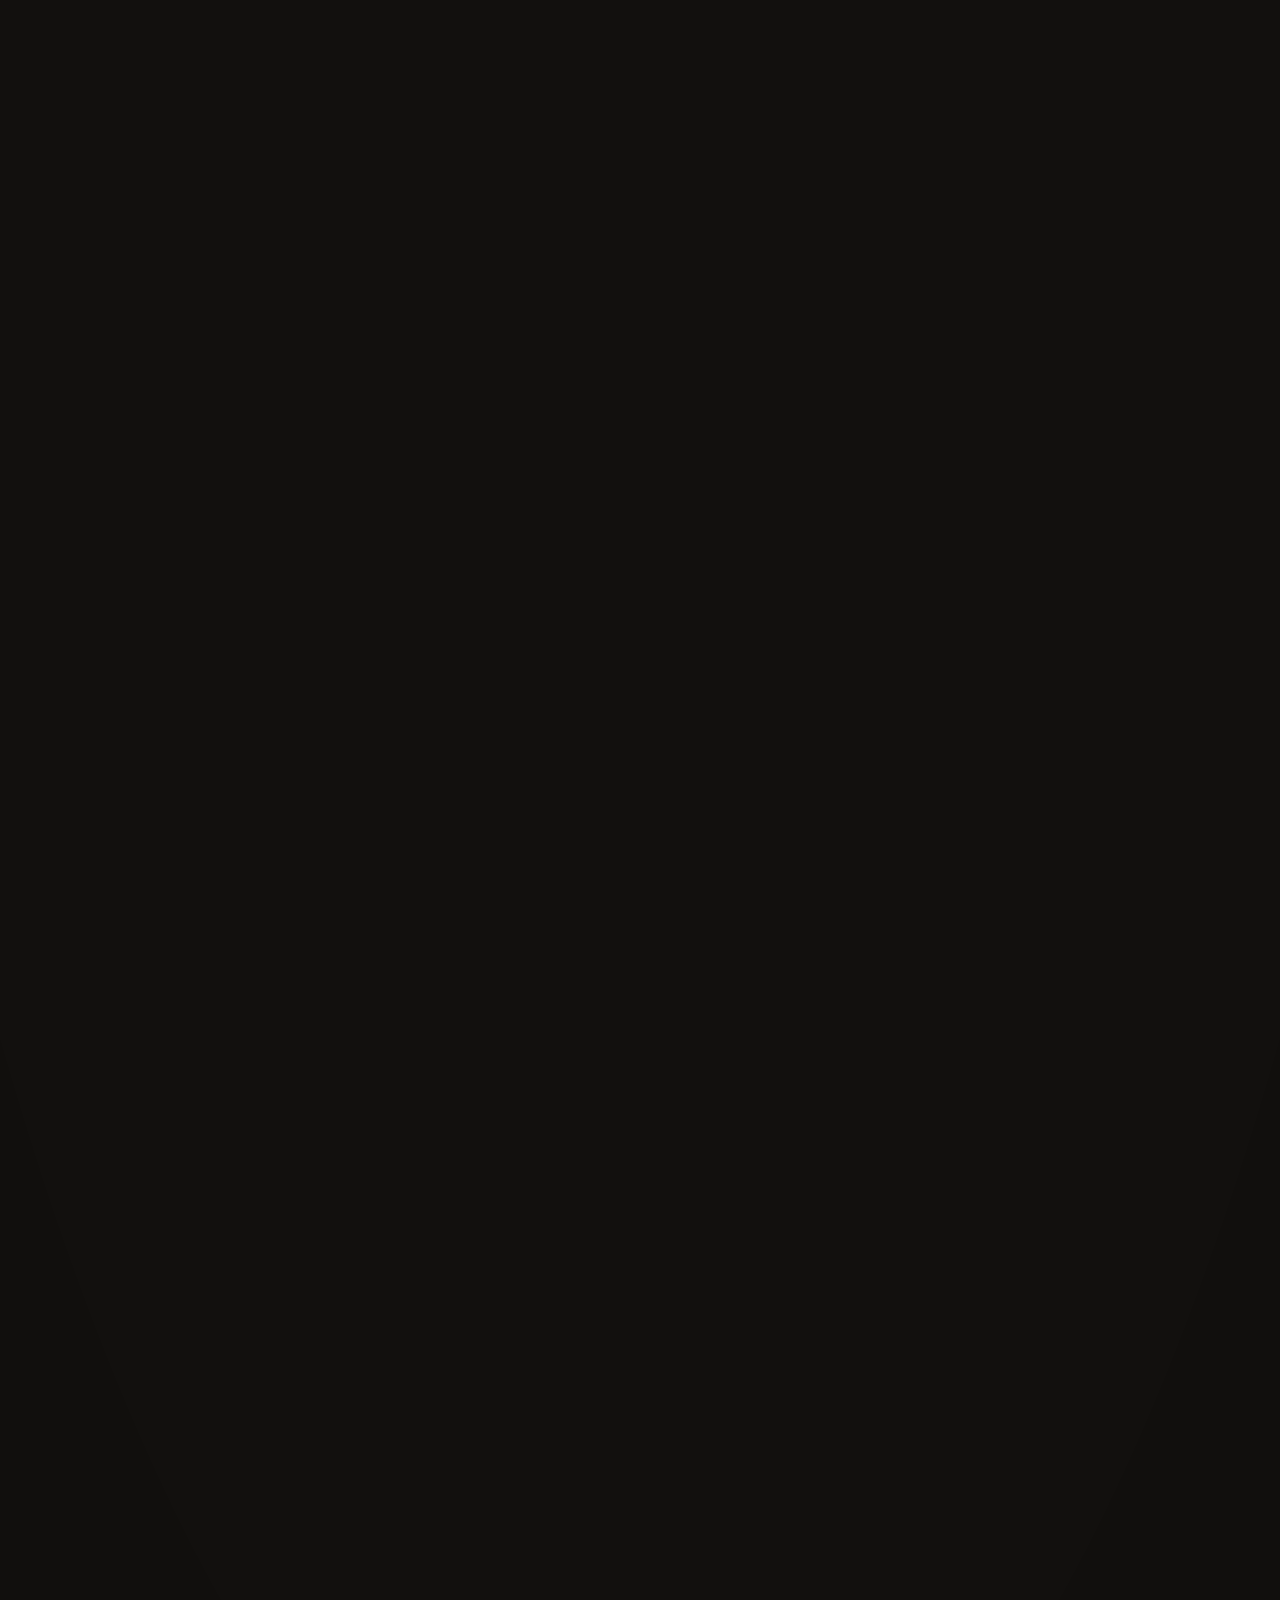
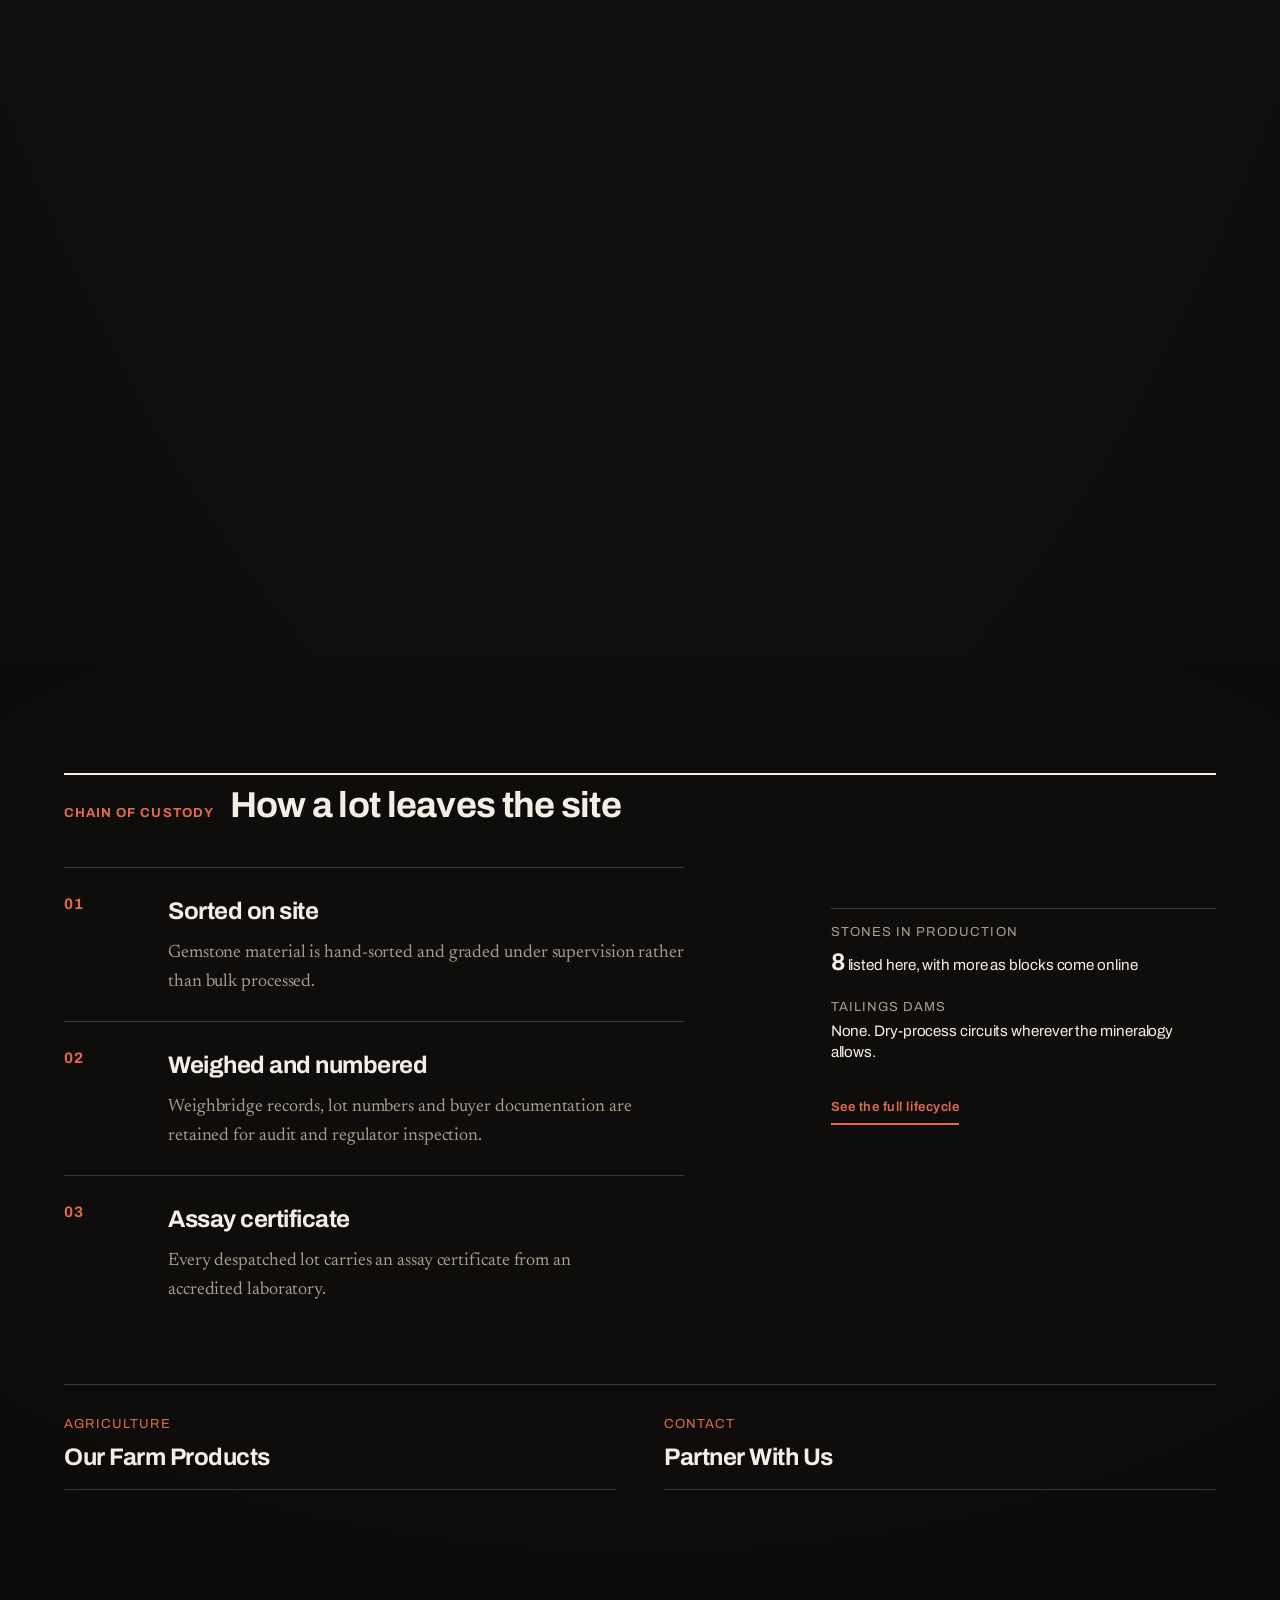
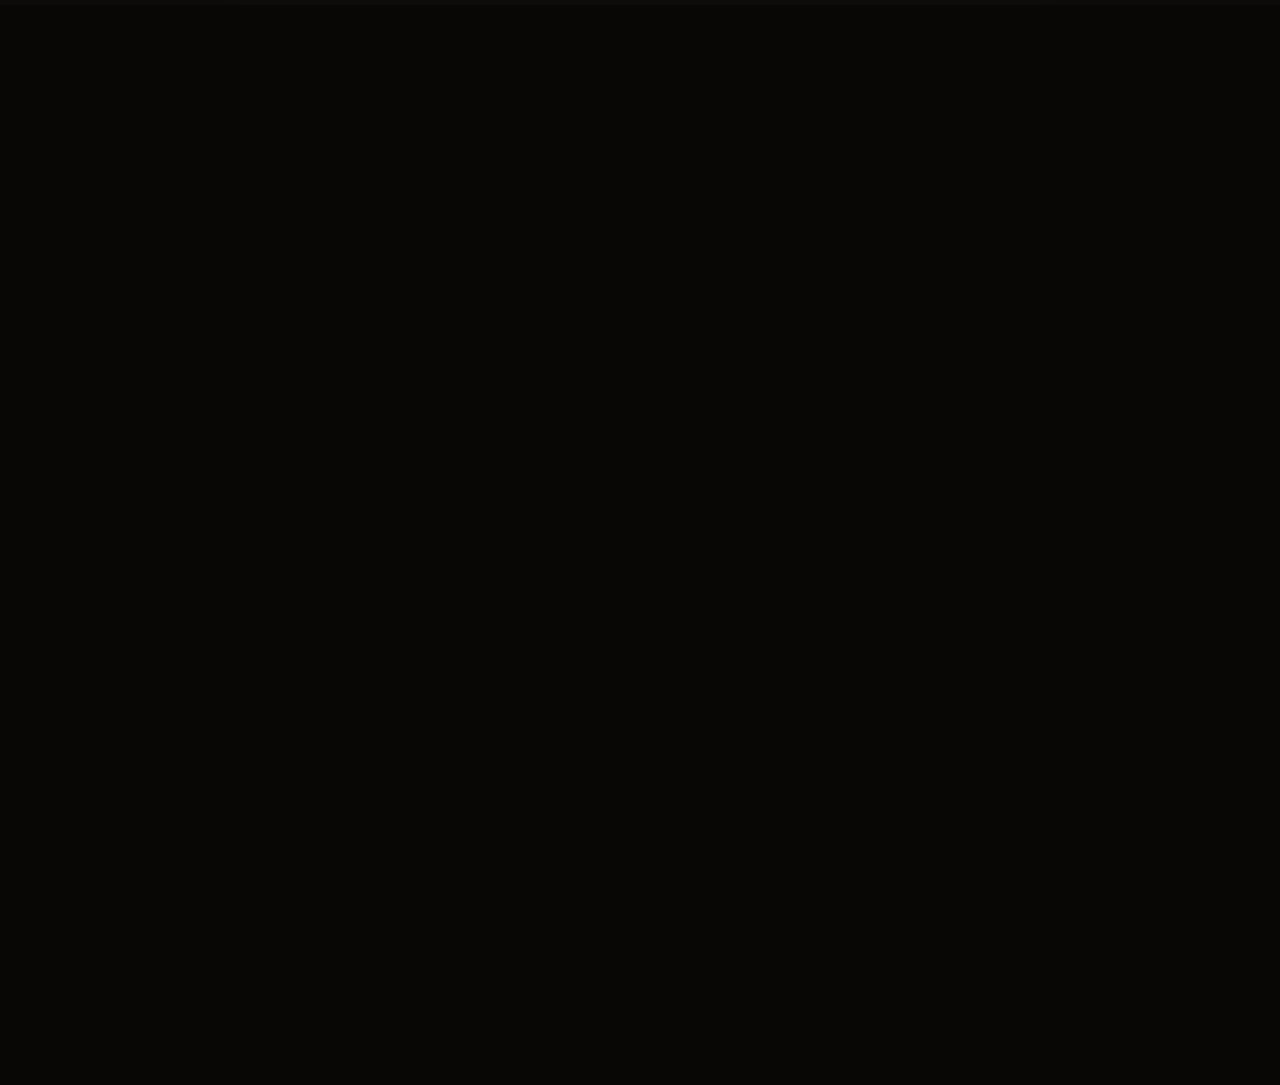
<file: minerals.html>
<!doctype html>
<html lang="en">
<head>
<meta charset="utf-8">
<meta name="viewport" content="width=device-width, initial-scale=1, viewport-fit=cover">
<title>Mineral portfolio &mdash; Danbiba Farms &amp; Mining Co. Ltd</title>
<meta name="description" content="Gold, sapphire, emerald, lithium, topaz, tourmaline, ruby and black sapphire from licensed blocks, graded under supervised chain of custody.">
<link rel="icon" href="data:image/svg+xml,<svg xmlns='http://www.w3.org/2000/svg' viewBox='0 0 32 32'><rect width='32' height='32' fill='%23EDEAE3'/><rect x='6' y='6' width='20' height='20' fill='%23A8331E'/></svg>">
<link rel="preconnect" href="https://fonts.googleapis.com">
<link rel="preconnect" href="https://fonts.gstatic.com" crossorigin>
<link href="https://fonts.googleapis.com/css2?family=Archivo:wght@500;600;700;800&family=Newsreader:ital,opsz,wght@0,6..72,400;0,6..72,500;1,6..72,400&display=swap" rel="stylesheet">
<link rel="stylesheet" href="scrollcraft.css">
<link rel="stylesheet" href="danbiba.css">
</head>
<body>

<span data-sc-progress></span>
<div class="sc-grain" aria-hidden="true"></div>

<nav class="folio" aria-label="Site navigation">
  <a class="folio__mark" href="index.html">Danbiba<span>Farms &amp; Mining Co. Ltd</span></a>

  <span class="folio__mobile-here" data-folio-title>Minerals</span>

  <ul class="folio__nav">
      <li><a href="index.html" data-i18n="nav_home"></a></li>
      <li><a href="minerals.html" aria-current="page" data-i18n="nav_minerals"></a></li>
      <li><a href="produce.html" data-i18n="nav_products"></a></li>
      <li><a href="fleet.html" data-i18n="nav_gallery"></a></li>
      <li><a href="operations.html" data-i18n="nav_services"></a></li>
      <li><a href="governance.html" data-ha="Bayyanawa">Disclosure</a></li>
      <li><a href="contact.html" data-i18n="nav_contact"></a></li>
  </ul>

  <div class="folio__lang" role="group" aria-label="Language">
    <button type="button" id="lang-en" aria-pressed="true" data-lang="en">EN</button>
    <span class="folio__sep" aria-hidden="true">/</span>
    <button type="button" id="lang-ha" aria-pressed="false" data-lang="ha">HA</button>
  </div>

  <aside class="parcel" id="parcel" hidden aria-live="polite">
    <p class="parcel__h" data-ha="Takardar Kaya">Your parcel sheet</p>
    <ul class="parcel__list" id="parcel-list"></ul>
  </aside>

  <div class="index">
    <p class="index__h" data-ha="Tarin">The collection</p>
    <ul class="index__list" id="index-list">
      <li><button type="button" data-jump="0">Gold <i>01</i></button></li>
      <li><button type="button" data-jump="1">Sapphire <i>02</i></button></li>
      <li><button type="button" data-jump="2">Emerald <i>03</i></button></li>
      <li><button type="button" data-jump="3">Lithium <i>04</i></button></li>
      <li><button type="button" data-jump="4">Topaz <i>05</i></button></li>
      <li><button type="button" data-jump="5">Tourmaline <i>06</i></button></li>
      <li><button type="button" data-jump="6">Ruby <i>07</i></button></li>
      <li><button type="button" data-jump="7">Black Sapphire <i>08</i></button></li>
    </ul>
  </div>
  <div class="folio__here">
    <span class="folio__num" data-folio-num>Minerals</span>
    <span class="folio__title" data-folio-title-desktop>Minerals</span>
  </div>
</nav>

<main class="page page--catalog" id="top">

  <h1 class="sr-only" data-ha="Ma&rsquo;adinan da muke da su">Mineral portfolio</h1>

  <!-- SPINE: pan. Walking a room, not following an argument. Object one is
       already in view and already labelled: the collection starts at the top of
       the page, so there is no separate title treatment and no hero claim. -->
  <section class="plate-act stock--dark" data-sc-act="pan" data-sc-span="6" id="collection"
           data-chapter="Minerals" data-chapter-name="The collection">
    <div data-sc-stage>
      <div class="collection" data-sc-pan="0.03" id="plates">
      <article class="object" id="object-0">
        <div class="plate__frame object__crop" data-stone="Gold" data-src="assets/stone-gold.webp">
          <img src="assets/stone-gold.webp" width="900" height="1200" alt="Gold rough, photographed as a plate." loading="lazy">
        </div>
        <h2 class="object__name" data-i18n="min1_name"></h2>
        <p class="object__note" data-i18n="min1_p"></p>
        <dl class="schema">
          <dt>Type</dt><dd>Precious metal</dd>
          <dt>Source</dt><dd>Alluvial and hard rock</dd>
          <dt>Recovery</dt><dd>Gravity concentration</dd>
          <dt>Mercury</dt><dd>None in the circuit</dd>
          <dt>Supplied as</dt><dd>Recovered metal</dd>
          <dt>Documentation</dt><dd>Per lot, on request</dd>
        </dl>
      </article>
      <article class="object" id="object-1">
        <div class="plate__frame object__crop" data-stone="Sapphire" data-src="assets/stone-sapphire.webp">
          <img src="assets/stone-sapphire.webp" width="900" height="1200" alt="Sapphire rough, photographed as a plate." loading="lazy">
        </div>
        <h2 class="object__name" data-i18n="min2_name"></h2>
        <p class="object__note" data-i18n="min2_p"></p>
        <dl class="schema">
          <dt>Type</dt><dd>Gemstone</dd>
          <dt>Source</dt><dd>Pegmatite and alluvial</dd>
          <dt>Recovery</dt><dd>Hand sorted</dd>
          <dt>Graded on</dt><dd>Colour and clarity</dd>
          <dt>Supplied as</dt><dd>Rough parcels</dd>
          <dt>Documentation</dt><dd>Per lot, on request</dd>
        </dl>
      </article>
      <article class="object" id="object-2">
        <div class="plate__frame object__crop" data-stone="Emerald" data-src="assets/stone-emerald.webp">
          <img src="assets/stone-emerald.webp" width="900" height="1200" alt="Emerald rough, photographed as a plate." loading="lazy">
        </div>
        <h2 class="object__name" data-i18n="min3_name"></h2>
        <p class="object__note" data-i18n="min3_p"></p>
        <dl class="schema">
          <dt>Type</dt><dd>Gemstone</dd>
          <dt>Source</dt><dd>Beryl</dd>
          <dt>Recovery</dt><dd>Supervised sorting</dd>
          <dt>Graded on</dt><dd>Saturation and inclusions</dd>
          <dt>Supplied as</dt><dd>Sealed parcels</dd>
          <dt>Documentation</dt><dd>Per lot, on request</dd>
        </dl>
      </article>
      <article class="object" id="object-3">
        <div class="plate__frame object__crop" data-stone="Lithium" data-src="assets/stone-lithium.webp">
          <img src="assets/stone-lithium.webp" width="900" height="1200" alt="Lithium rough, photographed as a plate." loading="lazy">
        </div>
        <h2 class="object__name" data-i18n="min4_name"></h2>
        <p class="object__note" data-i18n="min4_p"></p>
        <dl class="schema">
          <dt>Type</dt><dd>Industrial</dd>
          <dt>Source</dt><dd>Pegmatite</dd>
          <dt>Recovery</dt><dd>Spodumene, lepidolite</dd>
          <dt>Graded on</dt><dd>Concentrate grade</dd>
          <dt>Supplied as</dt><dd>Graded concentrate</dd>
          <dt>Documentation</dt><dd>Accredited assay</dd>
        </dl>
      </article>
      <article class="object" id="object-4">
        <div class="plate__frame object__crop" data-stone="Topaz" data-src="assets/stone-topaz.webp">
          <img src="assets/stone-topaz.webp" width="900" height="1200" alt="Topaz rough, photographed as a plate." loading="lazy">
        </div>
        <h2 class="object__name" data-i18n="min5_name"></h2>
        <p class="object__note" data-i18n="min5_p"></p>
        <dl class="schema">
          <dt>Type</dt><dd>Gemstone</dd>
          <dt>Source</dt><dd>Weathered pegmatite</dd>
          <dt>Recovery</dt><dd>Screened</dd>
          <dt>Graded on</dt><dd>Size fraction</dd>
          <dt>Supplied as</dt><dd>Imperial, blue, colourless</dd>
          <dt>Documentation</dt><dd>Per lot, on request</dd>
        </dl>
      </article>
      <article class="object" id="object-5">
        <div class="plate__frame object__crop" data-stone="Tourmaline" data-src="assets/stone-tourmaline.webp">
          <img src="assets/stone-tourmaline.webp" width="900" height="1200" alt="Tourmaline rough, photographed as a plate." loading="lazy">
        </div>
        <h2 class="object__name" data-i18n="min6_name"></h2>
        <p class="object__note" data-i18n="min6_p"></p>
        <dl class="schema">
          <dt>Type</dt><dd>Gemstone</dd>
          <dt>Source</dt><dd>Pegmatite</dd>
          <dt>Recovery</dt><dd>Sorted individually</dd>
          <dt>Graded on</dt><dd>Colour</dd>
          <dt>Supplied as</dt><dd>Pink, green, bi-colour rough</dd>
          <dt>Documentation</dt><dd>Per lot, on request</dd>
        </dl>
      </article>
      <article class="object" id="object-6">
        <div class="plate__frame object__crop" data-stone="Ruby" data-src="assets/stone-ruby.webp">
          <img src="assets/stone-ruby.webp" width="900" height="1200" alt="Ruby rough, photographed as a plate." loading="lazy">
        </div>
        <h2 class="object__name" data-i18n="min7_name"></h2>
        <p class="object__note" data-i18n="min7_p"></p>
        <dl class="schema">
          <dt>Type</dt><dd>Gemstone</dd>
          <dt>Source</dt><dd>Corundum</dd>
          <dt>Recovery</dt><dd>Parcel graded</dd>
          <dt>Graded on</dt><dd>Colour depth, cutting yield</dd>
          <dt>Supplied as</dt><dd>Graded parcels</dd>
          <dt>Documentation</dt><dd>Origin on every lot</dd>
        </dl>
      </article>
      <article class="object" id="object-7">
        <div class="plate__frame object__crop" data-stone="Black Sapphire" data-src="assets/stone-black.webp">
          <img src="assets/stone-black.webp" width="900" height="1200" alt="Black Sapphire rough, photographed as a plate." loading="lazy">
        </div>
        <h2 class="object__name" data-i18n="min8_name"></h2>
        <p class="object__note" data-i18n="min8_p"></p>
        <dl class="schema">
          <dt>Type</dt><dd>Gemstone</dd>
          <dt>Source</dt><dd>Corundum</dd>
          <dt>Recovery</dt><dd>Opaque black</dd>
          <dt>Graded on</dt><dd>Density</dd>
          <dt>Supplied as</dt><dd>Cabochon and abrasive grades</dd>
          <dt>Documentation</dt><dd>Per lot, on request</dd>
        </dl>
      </article>

        <!-- the close of the collection is an inquiry plate, typeset exactly
             like a label so the ask reads as part of the collection -->
        <div class="inquiry">
          <h2 data-i18n="min_note_h"></h2>
          <p data-i18n="min_note_p"></p>
        </div>

        <div class="inquiry" id="object-8">
          <h2 data-i18n="min_cta_h">Enquire about availability and grades</h2>
          <p data-i18n="min_cta_p">Parcel sizes, grading reports, and export documentation are shared with verified buyers on request.</p>
          <dl class="schema">
            <dt>Desk</dt><dd>Minerals</dd>
            <dt>Shared</dt><dd data-ha="Girman kaya, aunawa, takardu">Parcel size, grading, documentation</dd>
            <dt>Buyers</dt><dd data-ha="Wadanda aka tabbatar">Verified</dd>
            <dt>Contact</dt><dd><a class="runlink" id="minerals-desk" href="mailto:danbiba2008@outlook.com?subject=Minerals%20desk%20enquiry">danbiba2008@outlook.com</a></dd>
          </dl>
        </div>
      </div>
    </div>
  </section>

  <!-- CHAIN OF CUSTODY: flow. A process note set as labels so it stays inside
       the catalog idiom rather than becoming a second collection. -->
  <section class="chapter stock--bone" data-sc-act="flow" data-chapter="Minerals" data-chapter-name="How a lot leaves">
    <div class="chapter__inner">
      <header class="chapter__head">
        <span class="chapter__num" data-ha="Sarkar tsarewa">Chain of custody</span>
        <h2 class="chapter__title" data-ha="Yadda kaya ke barin wurin">How a lot leaves the site</h2>
      </header>
      <div class="spread">
        <div class="prose">
          <ol class="stages" data-sc-in data-sc-stagger="60">
            <li><span class="stages__n">01</span><div><h3 data-ha="An rarrabe a wurin">Sorted on site</h3><p data-ha="Ana rarrabe duwatsu da hannu karkashin kulawa, ba a hada su a yawa ba.">Gemstone material is hand-sorted and graded under supervision rather than bulk processed.</p></div></li>
            <li><span class="stages__n">02</span><div><h3 data-ha="An auna, an ba da lamba">Weighed and numbered</h3><p data-ha="Ana rike ma&rsquo;aunin nauyi, lambar kaya da takardun mai saye domin bincike da duba na hukuma.">Weighbridge records, lot numbers and buyer documentation are retained for audit and regulator inspection.</p></div></li>
            <li><span class="stages__n">03</span><div><h3 data-ha="Takardar assay">Assay certificate</h3><p data-ha="Kowane kaya da aka aika yana dauke da takardar assay daga dakin gwaje-gwaje mai izini.">Every despatched lot carries an assay certificate from an accredited laboratory.</p></div></li>
          </ol>
        </div>
        <div class="mediacol">
          <dl class="marginalia">
            <dt data-ha="Ma&rsquo;adinan da ake samarwa">Stones in production</dt>
            <dd><span class="sc-nums" data-sc-count="0 8" data-sc-count-at="0.15 0.5">0</span> <span data-ha="za a kara wasu yayin bude sabbin filaye">listed here, with more as blocks come online</span></dd>
            <dt data-ha="Tafkin sharar ma&rsquo;adinai">Tailings dams</dt>
            <dd data-ha="Babu. Ana amfani da tsarin bushe duk inda ma&rsquo;adinan ya yarda.">None. Dry-process circuits wherever the mineralogy allows.</dd>
          </dl>
          <p class="plate__hint" style="margin-top:var(--sc-5)"><a class="runlink" href="operations.html" data-ha="Duba dukkan matakan aiki">See the full lifecycle</a></p>
        </div>
      </div>
      <nav class="readon" aria-label="Continue">
        <a href="produce.html"><span class="k" data-ha="Noma">Agriculture</span><span class="t" data-i18n="products_h2">Our Farm Products</span></a>
        <a href="contact.html"><span class="k" data-ha="Tuntube mu">Contact</span><span class="t" data-i18n="nav_partner">Partner With Us</span></a>
      </nav>
    </div>
  </section>

  <!-- The collection's own resolution is the inquiry plate in the rail. The
       PAGE still has to resolve, so it closes on a held plate typeset exactly
       like a label, with cues that hold so the last screen is not empty. -->
  <section class="colophon stock--deepest" id="desk" data-sc-act="pin" data-sc-span="1.2"
           data-chapter="Colophon" data-chapter-name="The desks">
    <div data-sc-stage>
      <div class="colophon__inner">
        <h2 data-sc-cue="0 1 0 0" data-ha="Ana sayar da kaya bisa takardu, ba bisa bayani ba.">Parcels move on documentation, not on description.</h2>
        <div class="colophon__cols" data-sc-cue="0.05">
          <div>
            <p data-ha="Kowane kaya yana barin wurin da takardar assay daga dakin gwaje-gwaje mai izini, lambar kaya, da bayanan ma&rsquo;auni. Ka gaya wa sashen abin da kake saya, takardun za su zo tare da farashi.">Every lot leaves with an assay certificate from an accredited laboratory, a lot number, and weighbridge records retained for audit. Tell the desk what you are buying and the paperwork comes with the quote.</p>
            <p><a class="runlink" href="mailto:danbiba2008@outlook.com?subject=Minerals%20desk%20enquiry" data-ha="Tuntubi sashen ma&rsquo;adinai">Contact the minerals desk</a></p>
          </div>
          <div>
            <dl class="marginalia">
              <dt data-i18n="footer_hq_label">Headquarters Location:</dt>
              <dd>Block 155, Room 9/10, Area C, Nyaya, Abuja, FCT, Nigeria</dd>
              <dt data-i18n="footer_email_label">Electronic Mail:</dt>
              <dd><a class="runlink" href="mailto:danbiba2008@outlook.com">danbiba2008@outlook.com</a></dd>
            </dl>
          </div>
        </div>
        <p class="colophon__tagline" data-sc-cue="0.05" data-i18n="footer_tagline"></p>
        <footer class="colophon__foot" data-sc-cue="0.05">
          <span data-i18n="footer_copyright"></span>
          <a href="minerals.html" data-i18n="nav_minerals"></a>
          <a href="produce.html" data-i18n="nav_products"></a>
          <a href="fleet.html" data-i18n="nav_gallery"></a>
          <a href="operations.html" data-i18n="nav_services"></a>
          <a href="governance.html" data-ha="Bayyanawa">Disclosure</a>
          <a href="contact.html" data-i18n="nav_contact"></a>
        </footer>
      </div>
    </div>
  </section>

</main>

<script src="i18n.js"></script>
<script src="scrollcraft.js"></script>
<script src="danbiba.js"></script>
<script src="interactions.js"></script>
<script>ScrollCraft.mount(document.body);</script>
</body>
</html>
</file>
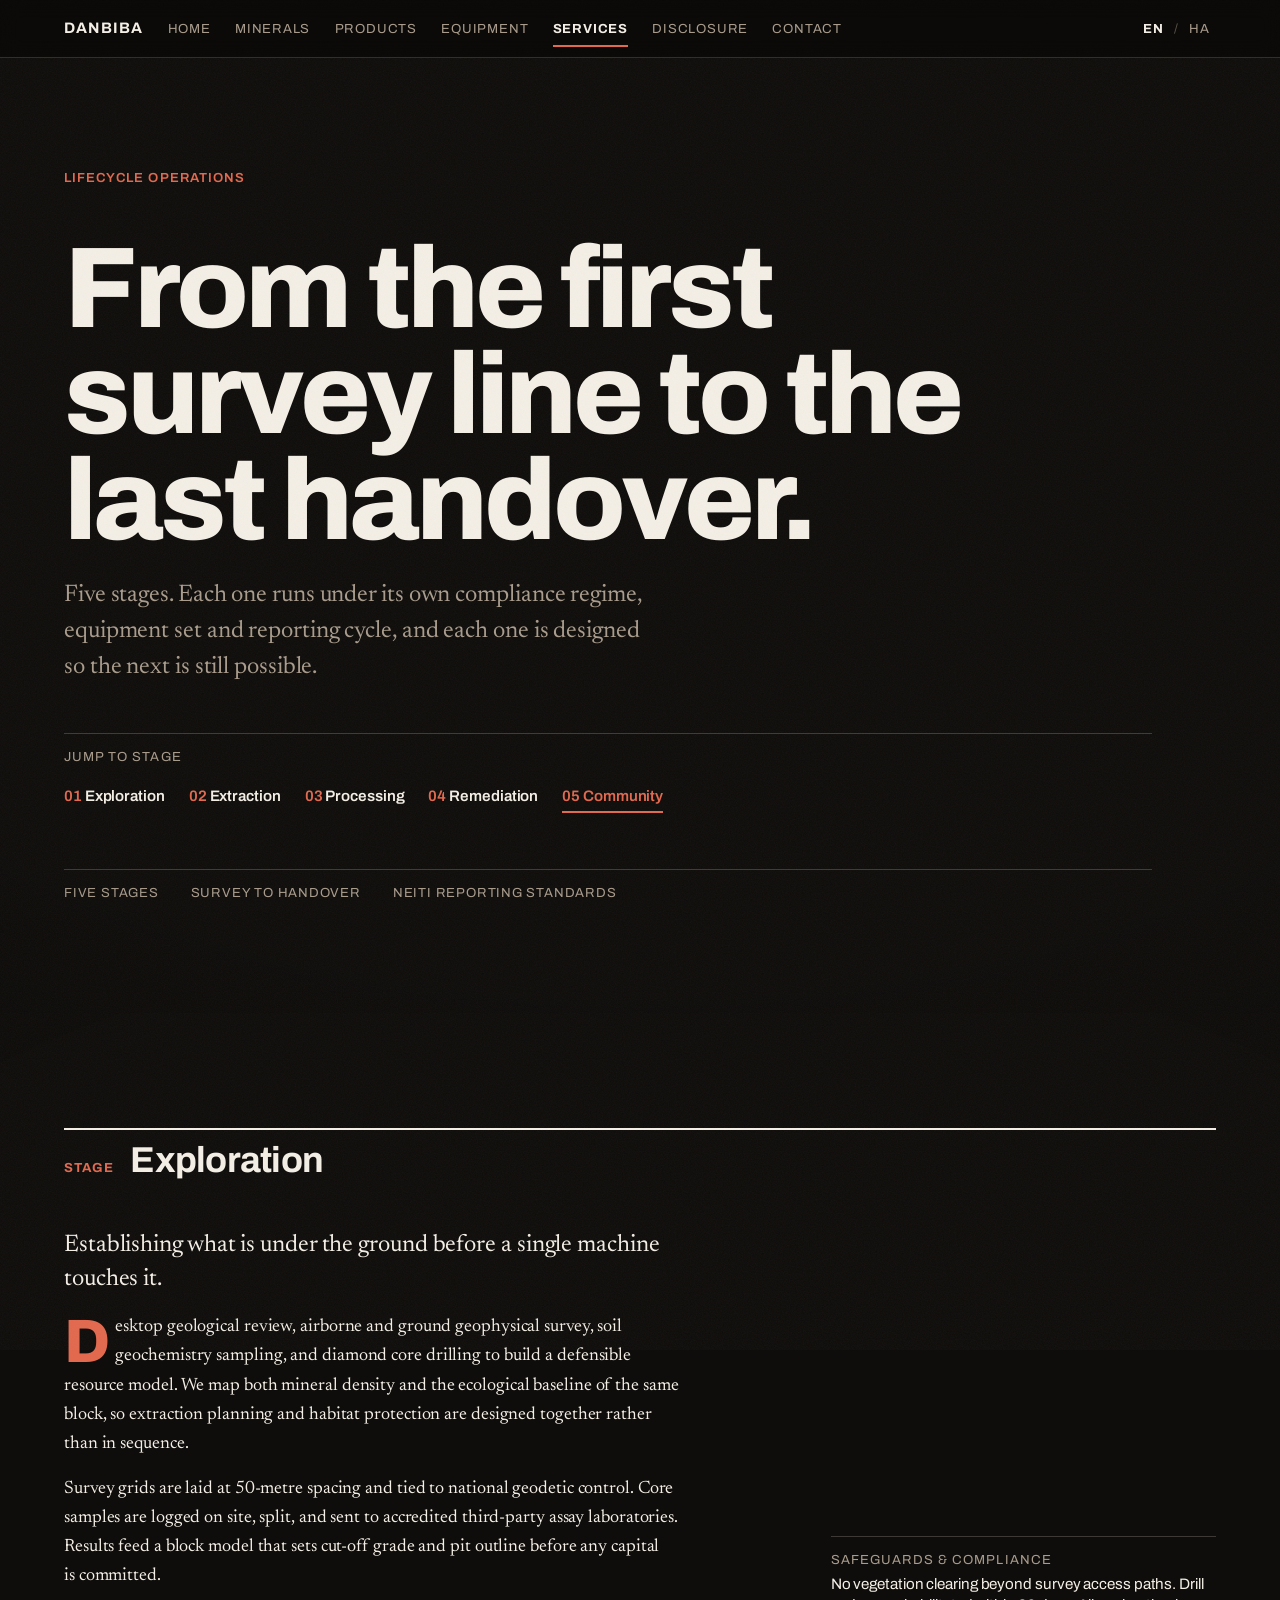
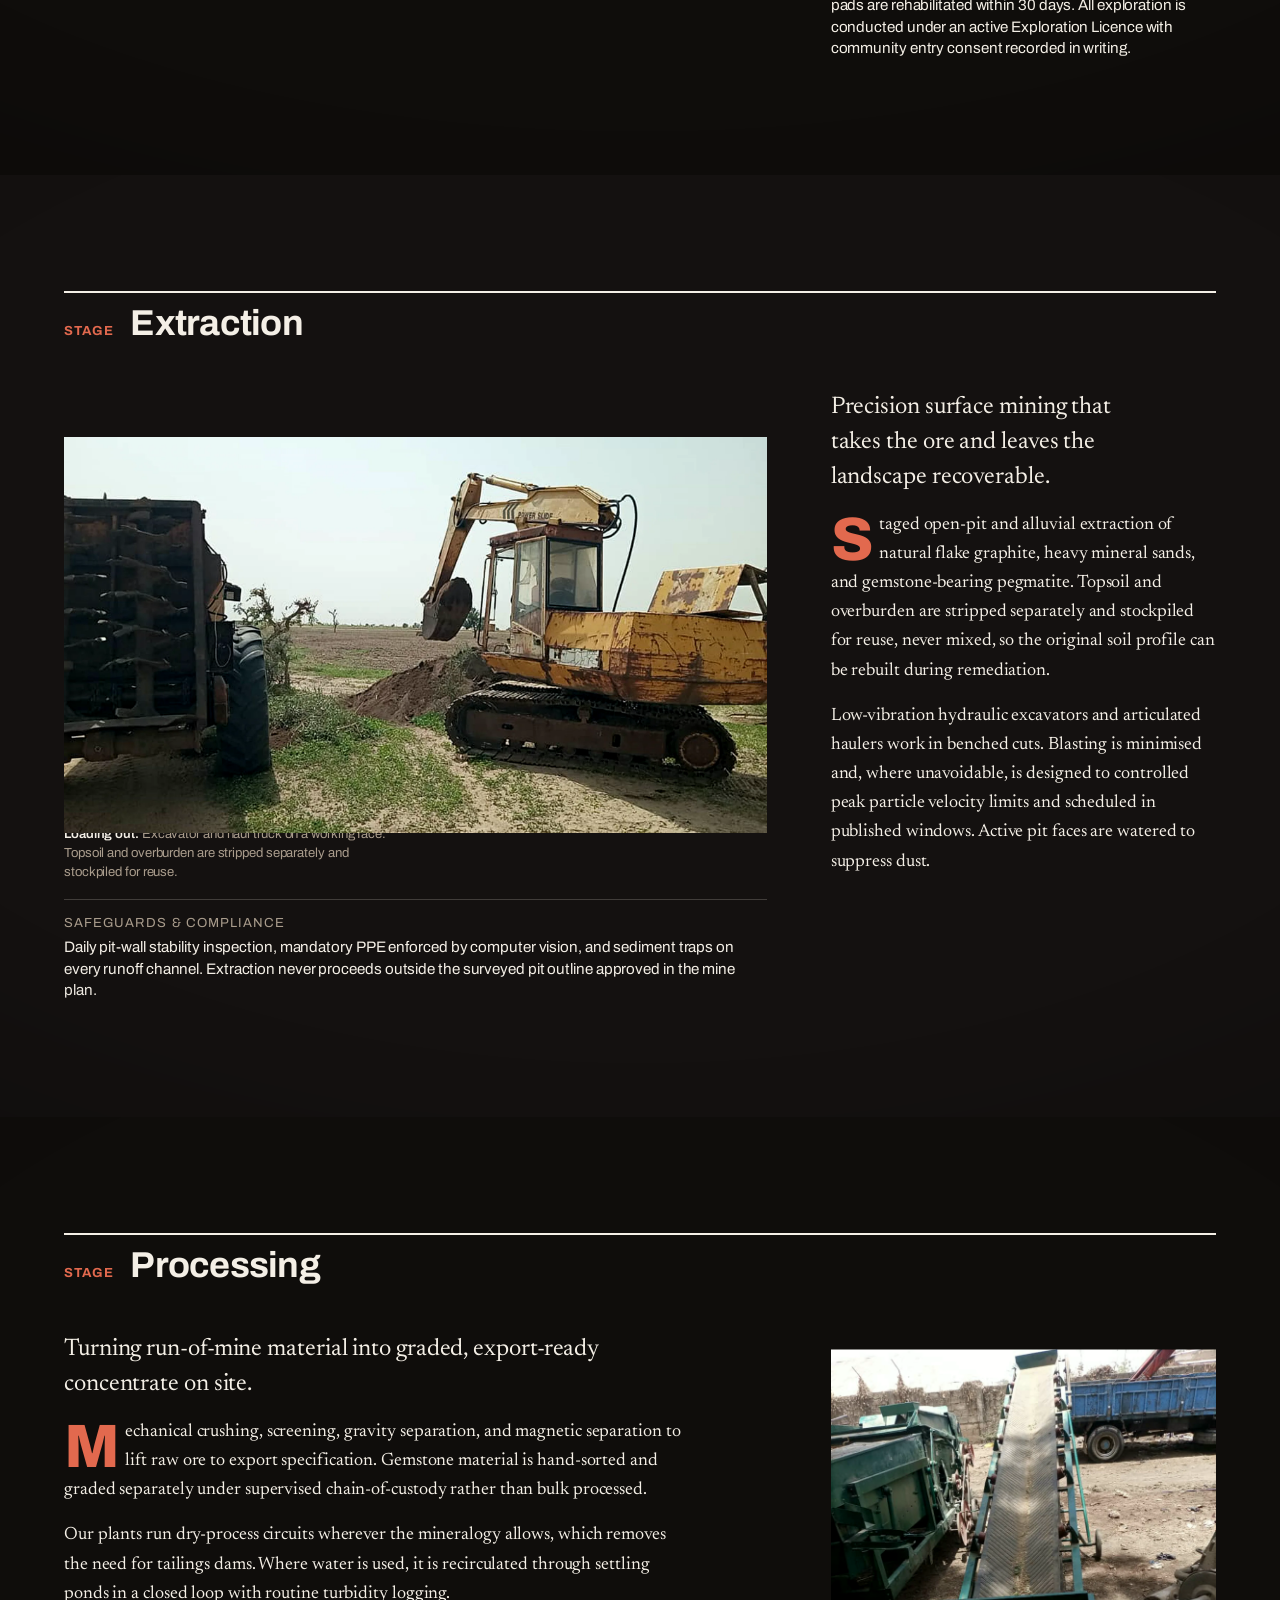
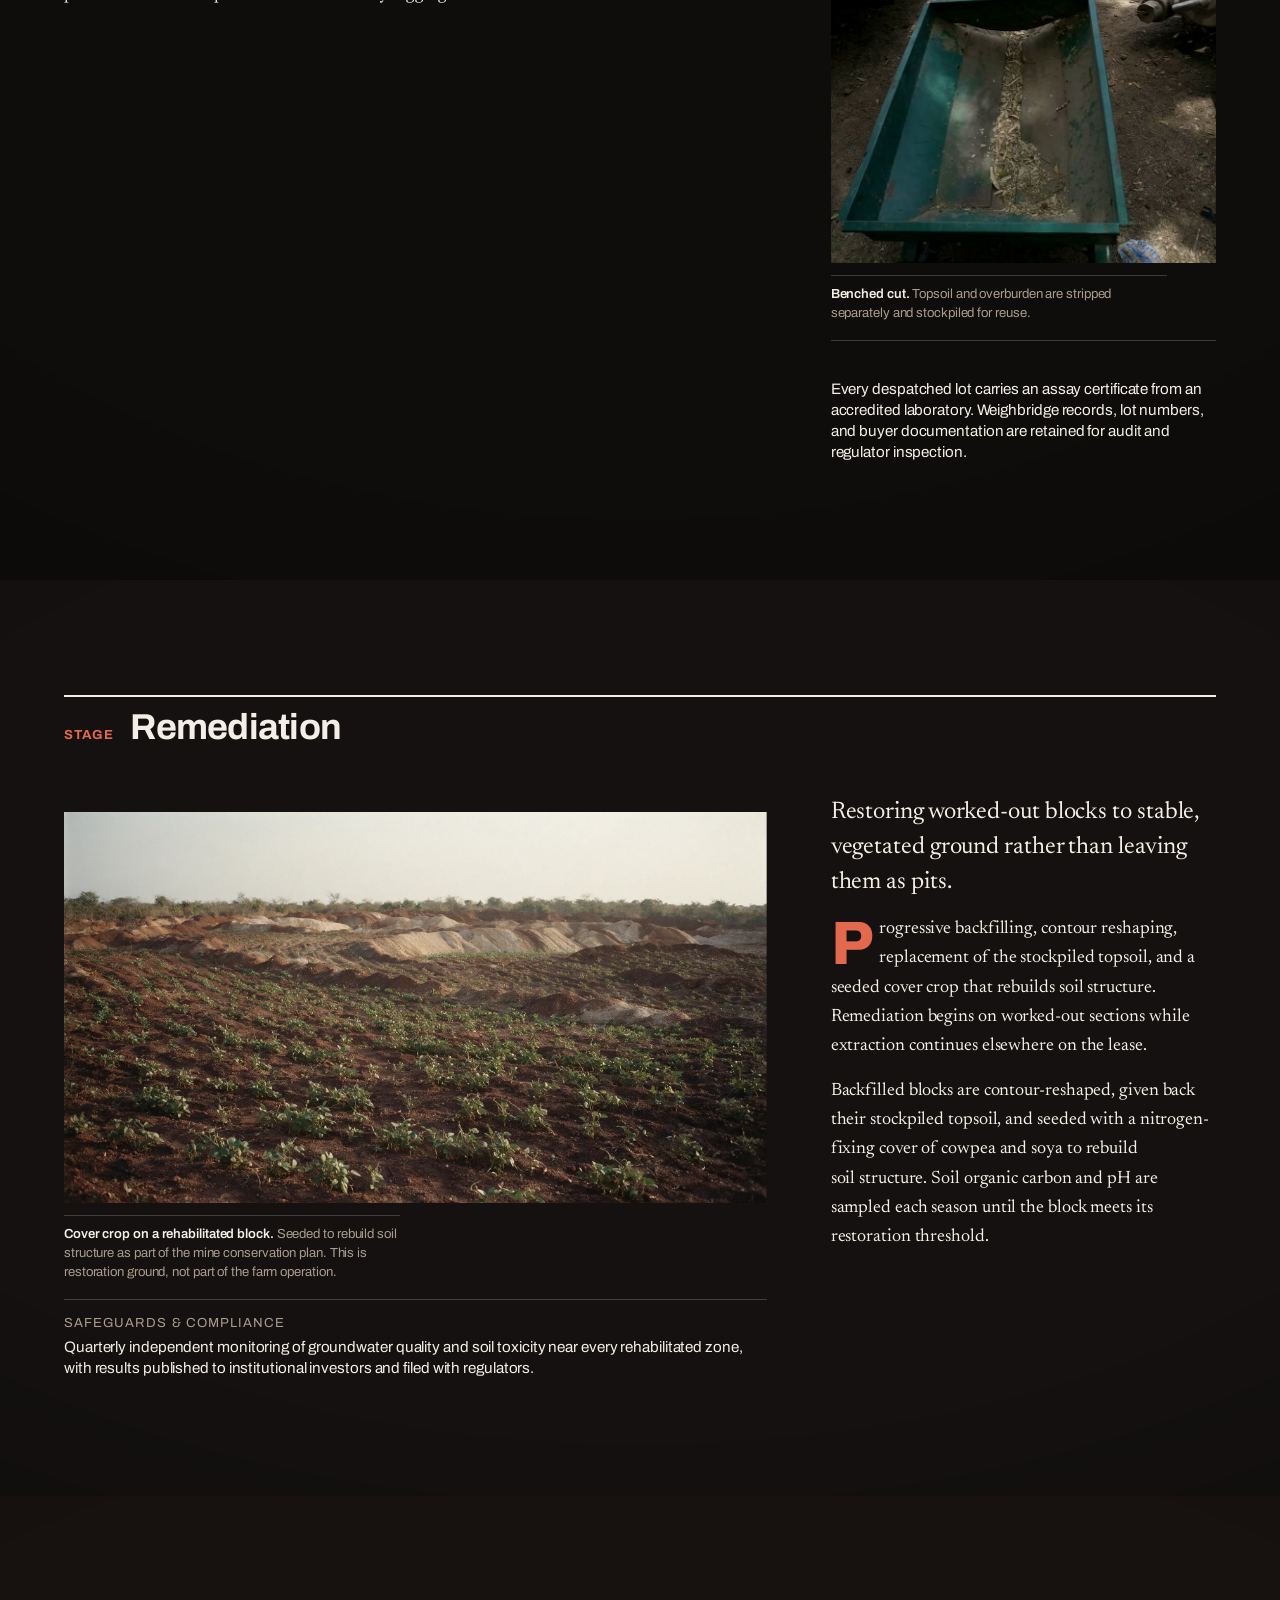
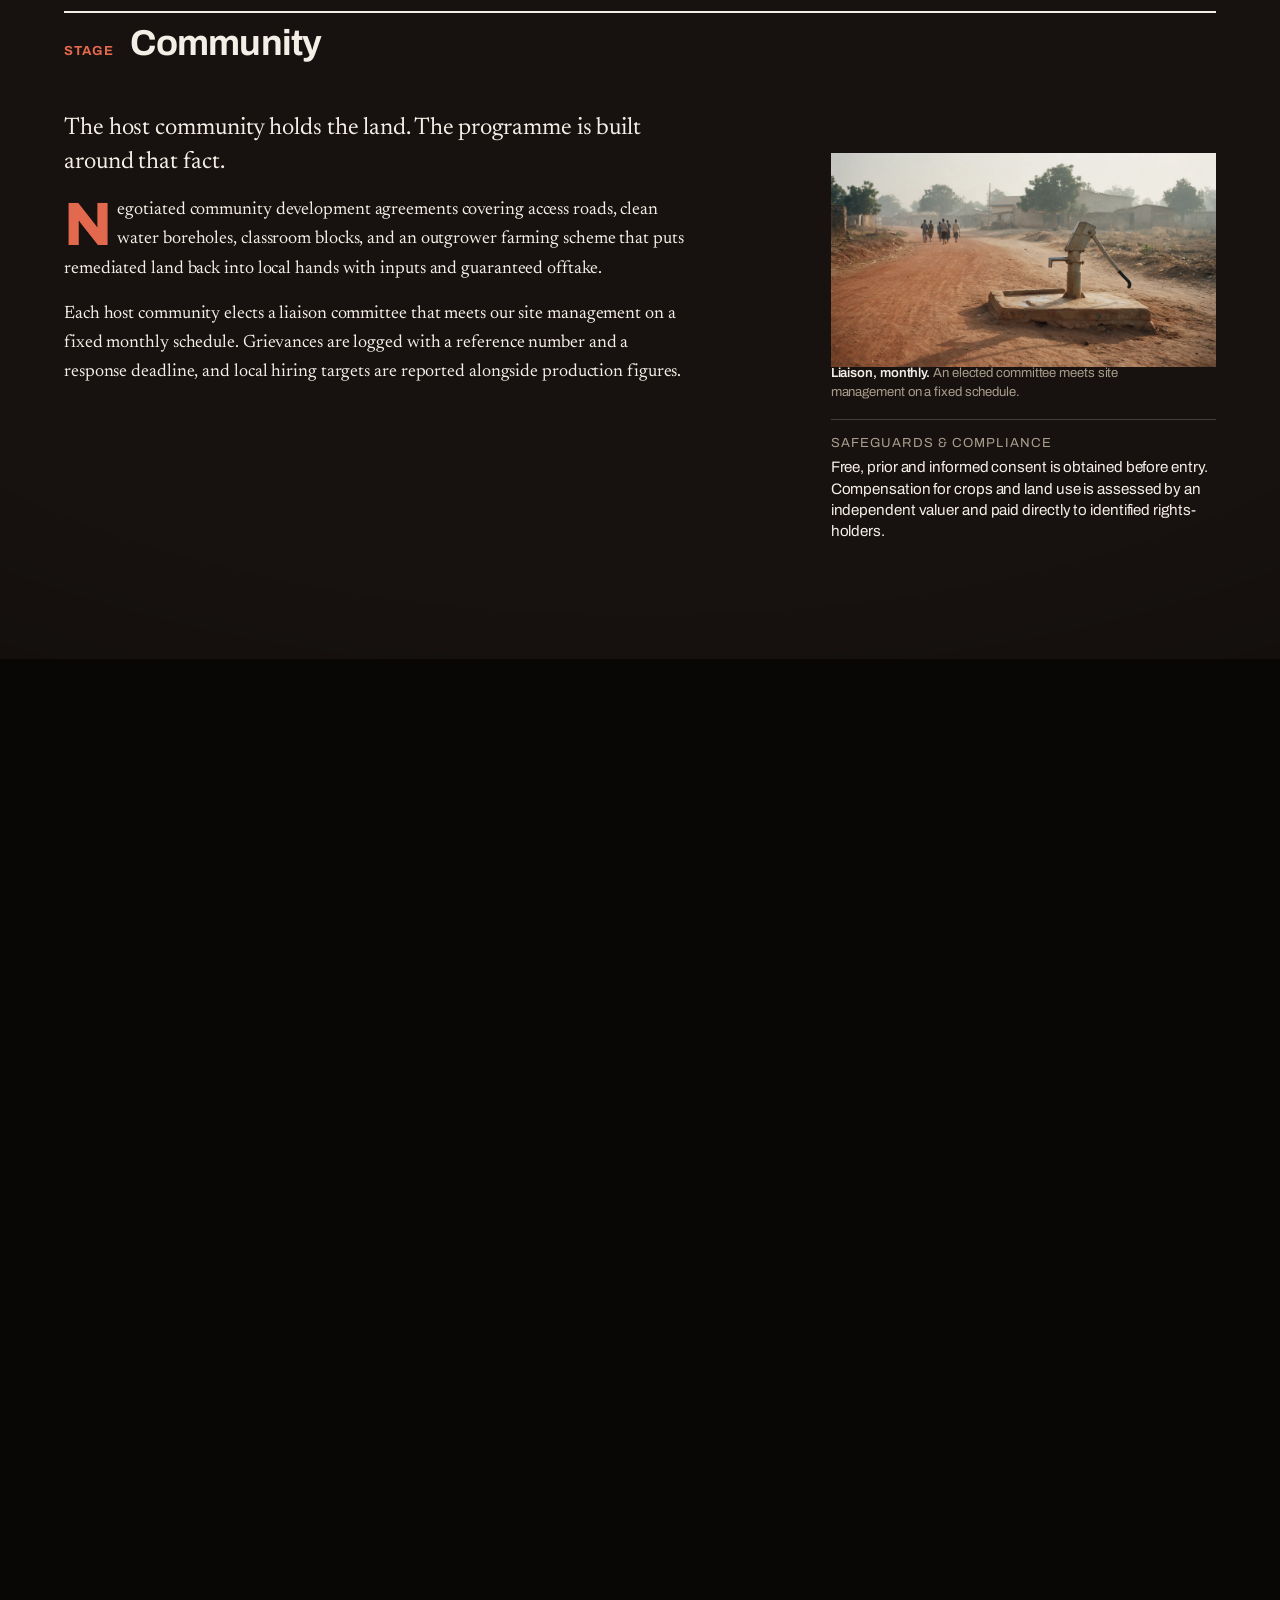
<file: operations.html>
<!doctype html>
<html lang="en">
<head>
<meta charset="utf-8">
<meta name="viewport" content="width=device-width, initial-scale=1, viewport-fit=cover">
<title>Lifecycle operations &mdash; Danbiba Farms &amp; Mining Co. Ltd</title>
<meta name="description" content="Every stage from the first survey line to the last community handover, each under its own compliance regime, equipment set and reporting cycle.">
<link rel="icon" href="data:image/svg+xml,<svg xmlns='http://www.w3.org/2000/svg' viewBox='0 0 32 32'><rect width='32' height='32' fill='%23EDEAE3'/><rect x='6' y='6' width='20' height='20' fill='%23A8331E'/></svg>">
<link rel="preconnect" href="https://fonts.googleapis.com">
<link rel="preconnect" href="https://fonts.gstatic.com" crossorigin>
<link href="https://fonts.googleapis.com/css2?family=Archivo:wght@500;600;700;800&family=Newsreader:ital,opsz,wght@0,6..72,400;0,6..72,500;1,6..72,400&display=swap" rel="stylesheet">
<link rel="stylesheet" href="scrollcraft.css">
<link rel="stylesheet" href="danbiba.css">
</head>
<body>

<span data-sc-progress></span>
<div class="sc-grain" aria-hidden="true"></div>

<nav class="folio" aria-label="Site navigation">
  <a class="folio__mark" href="index.html">Danbiba<span>Farms &amp; Mining Co. Ltd</span></a>

  <span class="folio__mobile-here" data-folio-title>Operations</span>

  <ul class="folio__nav">
      <li><a href="index.html" data-i18n="nav_home"></a></li>
      <li><a href="minerals.html" data-i18n="nav_minerals"></a></li>
      <li><a href="produce.html" data-i18n="nav_products"></a></li>
      <li><a href="fleet.html" data-i18n="nav_gallery"></a></li>
      <li><a href="operations.html" aria-current="page" data-i18n="nav_services"></a></li>
      <li><a href="governance.html" data-ha="Bayyanawa">Disclosure</a></li>
      <li><a href="contact.html" data-i18n="nav_contact"></a></li>
  </ul>

  <div class="folio__lang" role="group" aria-label="Language">
    <button type="button" id="lang-en" aria-pressed="true" data-lang="en">EN</button>
    <span class="folio__sep" aria-hidden="true">/</span>
    <button type="button" id="lang-ha" aria-pressed="false" data-lang="ha">HA</button>
  </div>

  <aside class="parcel" id="parcel" hidden aria-live="polite">
    <p class="parcel__h" data-ha="Takardar Kaya">Your parcel sheet</p>
    <ul class="parcel__list" id="parcel-list"></ul>
  </aside>

  <div class="folio__here">
    <span class="folio__num" data-folio-num>Operations</span>
    <span class="folio__title" data-folio-title-desktop>Operations</span>
  </div>
</nav>

<main class="page" id="top">

  <section class="titlepage stock--bone" data-sc-act="flow" data-chapter="Operations" data-chapter-name="Operations">
    <div class="titlepage__inner sc-stack" data-sc-in data-sc-stagger="70">
      <p class="kicker" data-ha="Matakan aiki">Lifecycle operations</p>
      <h1 class="masthead" data-ha="Daga layin bincike na farko zuwa mika na karshe.">From the first survey line to the last handover.</h1>
      <p class="standfirst" data-ha="Matakai biyar. Kowanne yana da ka&rsquo;idojinsa, kayan aikinsa da tsarin rahotonsa, kuma an tsara kowanne domin na gaba ya yiwu.">Five stages. Each one runs under its own compliance regime, equipment set and reporting cycle, and each one is designed so the next is still possible.</p>

      <nav class="stage-jump" aria-label="Jump to stage">
        <span class="stage-jump__h" data-i18n="ops_jump"></span>
        <ol>
          <li><a href="#stage-1" data-i18n="ops1_title"></a></li>
          <li><a href="#stage-2" data-i18n="ops2_title"></a></li>
          <li><a href="#stage-3" data-i18n="ops3_title"></a></li>
          <li><a href="#stage-4" data-i18n="ops4_title"></a></li>
          <li><a href="#stage-5" data-i18n="ops5_title"></a></li>
        </ol>
      </nav>
      <p class="byline"><span data-ha="Matakai biyar">Five stages</span> <span data-ha="Bincike zuwa mika">Survey to handover</span> <span data-ha="Ka&rsquo;idojin NEITI">NEITI reporting standards</span></p>
    </div>
  </section>

  <section class="chapter stock--bone" data-sc-act="flow" id="stage-1" data-chapter="01" data-chapter-name="Exploration">
    <div class="chapter__inner">
      <header class="chapter__head">
        <span class="chapter__num" data-i18n="ops_stage">Stage</span>
        <h2 class="chapter__title" data-i18n="ops1_title">Exploration</h2>
      </header>
      <div class="spread">
        <div class="prose" data-sc-in data-sc-stagger="60">
          <p class="lede" data-i18n="ops1_lead"></p>
          <p class="drop" data-i18n="ops1_what"></p>
          <p data-i18n="ops1_how"></p>
        </div>
        <div class="mediacol">
          <figure class="plate-fig" data-sc-reveal="up" data-sc-reveal-at="0.1 0.5">
            <img src="assets/ground.webp" width="2000" height="1112" alt="Exploration stage on a Danbiba block." loading="lazy">
            <figcaption><b>Survey country.</b> Grids at 50-metre spacing, tied to national geodetic control.</figcaption>
          </figure>
          <dl class="marginalia">
            <dt data-i18n="ops_safeguards">Safeguards &amp; compliance</dt>
            <dd data-i18n="ops1_safe"></dd>
          </dl>
        </div>
      </div>
    </div>
  </section>
  <section class="chapter stock--cool" data-sc-act="flow" id="stage-2" data-chapter="02" data-chapter-name="Extraction">
    <div class="chapter__inner">
      <header class="chapter__head">
        <span class="chapter__num" data-i18n="ops_stage">Stage</span>
        <h2 class="chapter__title" data-i18n="ops2_title">Extraction</h2>
      </header>
      <div class="spread spread--flip">
        <div class="prose" data-sc-in data-sc-stagger="60">
          <p class="lede" data-i18n="ops2_lead"></p>
          <p class="drop" data-i18n="ops2_what"></p>
          <p data-i18n="ops2_how"></p>
        </div>
        <div class="mediacol">
          <figure class="plate-fig" >
            <img src="assets/mine-real.webp" width="2000" height="1112" alt="Extraction stage on a Danbiba block." loading="lazy" data-sc-parallax="0.6">
            <figcaption><b>Loading out.</b> Excavator and haul truck on a working face. Topsoil and overburden are stripped separately and stockpiled for reuse.</figcaption>
          </figure>
          <dl class="marginalia">
            <dt data-i18n="ops_safeguards">Safeguards &amp; compliance</dt>
            <dd data-i18n="ops2_safe"></dd>
          </dl>
        </div>
      </div>
    </div>
  </section>
  <section class="chapter stock--bone" data-sc-act="flow" id="stage-3" data-chapter="03" data-chapter-name="Processing">
    <div class="chapter__inner">
      <header class="chapter__head">
        <span class="chapter__num" data-i18n="ops_stage">Stage</span>
        <h2 class="chapter__title" data-i18n="ops3_title">Processing</h2>
      </header>
      <div class="spread">
        <div class="prose" data-sc-in data-sc-stagger="60">
          <p class="lede" data-i18n="ops3_lead"></p>
          <p class="drop" data-i18n="ops3_what"></p>
          <p data-i18n="ops3_how"></p>
        </div>
        <div class="mediacol">
          <figure class="plate-fig" data-sc-reveal="left" data-sc-reveal-at="0.12 0.52">
            <img src="assets/process-real.webp" width="2000" height="1112" alt="Processing stage on a Danbiba block." loading="lazy">
            <figcaption><b>Benched cut.</b> Topsoil and overburden are stripped separately and stockpiled for reuse.</figcaption>
          </figure>
          <dl class="marginalia">
            <dt data-i18n="ops_safeguards">Safeguards &amp; compliance</dt>
            <dd data-i18n="ops3_safe"></dd>
          </dl>
        </div>
      </div>
    </div>
  </section>
  <section class="chapter stock--cool" data-sc-act="flow" id="stage-4" data-chapter="04" data-chapter-name="Remediation">
    <div class="chapter__inner">
      <header class="chapter__head">
        <span class="chapter__num" data-i18n="ops_stage">Stage</span>
        <h2 class="chapter__title" data-i18n="ops4_title">Remediation</h2>
      </header>
      <div class="spread spread--flip">
        <div class="prose" data-sc-in data-sc-stagger="60">
          <p class="lede" data-i18n="ops4_lead"></p>
          <p class="drop" data-i18n="ops4_what"></p>
          <p data-i18n="ops4_how"></p>
        </div>
        <div class="mediacol">
          <figure class="plate-fig" data-sc-reveal="up" data-sc-reveal-at="0.1 0.48">
            <img src="assets/fed.webp" width="2000" height="1112" alt="Remediation stage on a Danbiba block." loading="lazy">
            <figcaption><b>Cover crop on a rehabilitated block.</b> Seeded to rebuild soil structure as part of the mine conservation plan. This is restoration ground, not part of the farm operation.</figcaption>
          </figure>
          <dl class="marginalia">
            <dt data-i18n="ops_safeguards">Safeguards &amp; compliance</dt>
            <dd data-i18n="ops4_safe"></dd>
          </dl>
        </div>
      </div>
    </div>
  </section>
  <section class="chapter stock--warm" data-sc-act="flow" id="stage-5" data-chapter="05" data-chapter-name="Community">
    <div class="chapter__inner">
      <header class="chapter__head">
        <span class="chapter__num" data-i18n="ops_stage">Stage</span>
        <h2 class="chapter__title" data-i18n="ops5_title">Community</h2>
      </header>
      <div class="spread">
        <div class="prose" data-sc-in data-sc-stagger="60">
          <p class="lede" data-i18n="ops5_lead"></p>
          <p class="drop" data-i18n="ops5_what"></p>
          <p data-i18n="ops5_how"></p>
        </div>
        <div class="mediacol">
          <figure class="plate-fig" >
            <img src="assets/trust.webp" width="2000" height="1112" alt="Community stage on a Danbiba block." loading="lazy" data-sc-parallax="0.5">
            <figcaption><b>Liaison, monthly.</b> An elected committee meets site management on a fixed schedule.</figcaption>
          </figure>
          <dl class="marginalia">
            <dt data-i18n="ops_safeguards">Safeguards &amp; compliance</dt>
            <dd data-i18n="ops5_safe"></dd>
          </dl>
        </div>
      </div>
    </div>
  </section>
  <section class="colophon stock--deepest" id="desk" data-sc-act="pin" data-sc-span="1.2"
           data-chapter="Colophon" data-chapter-name="The desks">
    <div data-sc-stage>
      <div class="colophon__inner">
        <h2 data-sc-cue="0 1 0 0" data-ha="Ana bayar da cikakken bayanin fasaha ga wadanda aka tabbatar.">The full technical dossier is available to verified counterparties.</h2>
        <div class="colophon__cols" data-sc-cue="0.05">
          <div>
            <p data-ha="Ana raba bayanan filaye, sakamakon assay, sakamakon sa ido da yarjejeniyoyin ci gaban al&rsquo;umma tare da hukumomi, masu zuba jari da abokan saye.">Block models, assay records, monitoring results and community development agreements are shared under review with regulators, investors and offtake partners.</p>
            <p><a class="runlink" href="mailto:danbiba2008@outlook.com?subject=Technical%20dossier%20request" data-ha="Nemi cikakken bayanin fasaha">Request the technical dossier</a></p>
          </div>
          <div>
            <dl class="marginalia">
              <dt data-i18n="footer_hq_label">Headquarters Location:</dt>
              <dd>Block 155, Room 9/10, Area C, Nyaya, Abuja, FCT, Nigeria</dd>
              <dt data-i18n="footer_email_label">Electronic Mail:</dt>
              <dd><a class="runlink" href="mailto:danbiba2008@outlook.com">danbiba2008@outlook.com</a></dd>
            </dl>
          </div>
        </div>
        <p class="colophon__tagline" data-sc-cue="0.05" data-i18n="footer_tagline"></p>
        <footer class="colophon__foot" data-sc-cue="0.05">
          <span data-i18n="footer_copyright"></span>
          <a href="minerals.html" data-i18n="nav_minerals"></a>
          <a href="produce.html" data-i18n="nav_products"></a>
          <a href="fleet.html" data-i18n="nav_gallery"></a>
          <a href="operations.html" data-i18n="nav_services"></a>
          <a href="governance.html" data-ha="Bayyanawa">Disclosure</a>
          <a href="contact.html" data-i18n="nav_contact"></a>
        </footer>
      </div>
    </div>
  </section>

</main>

<script src="i18n.js"></script>
<script src="scrollcraft.js"></script>
<script src="danbiba.js"></script>
<script src="interactions.js"></script>
<script>ScrollCraft.mount(document.body);</script>
</body>
</html>
</file>
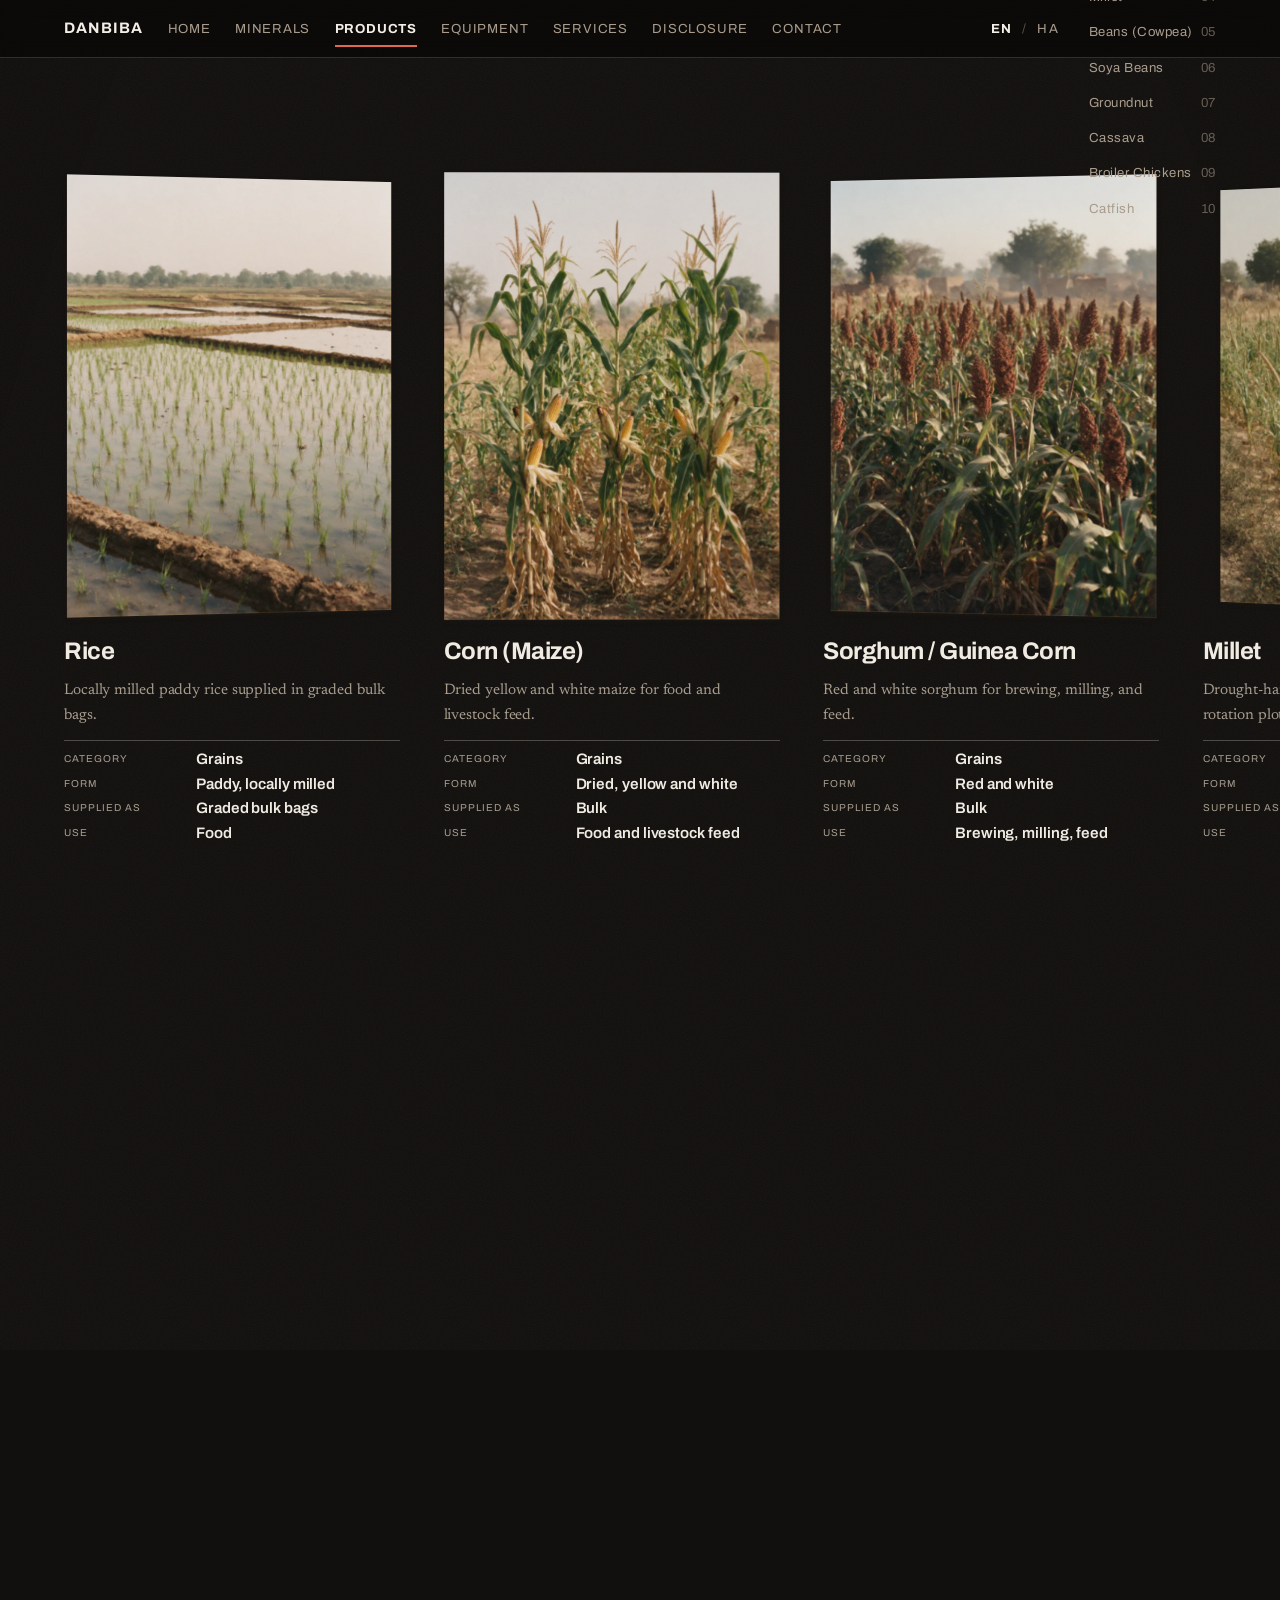
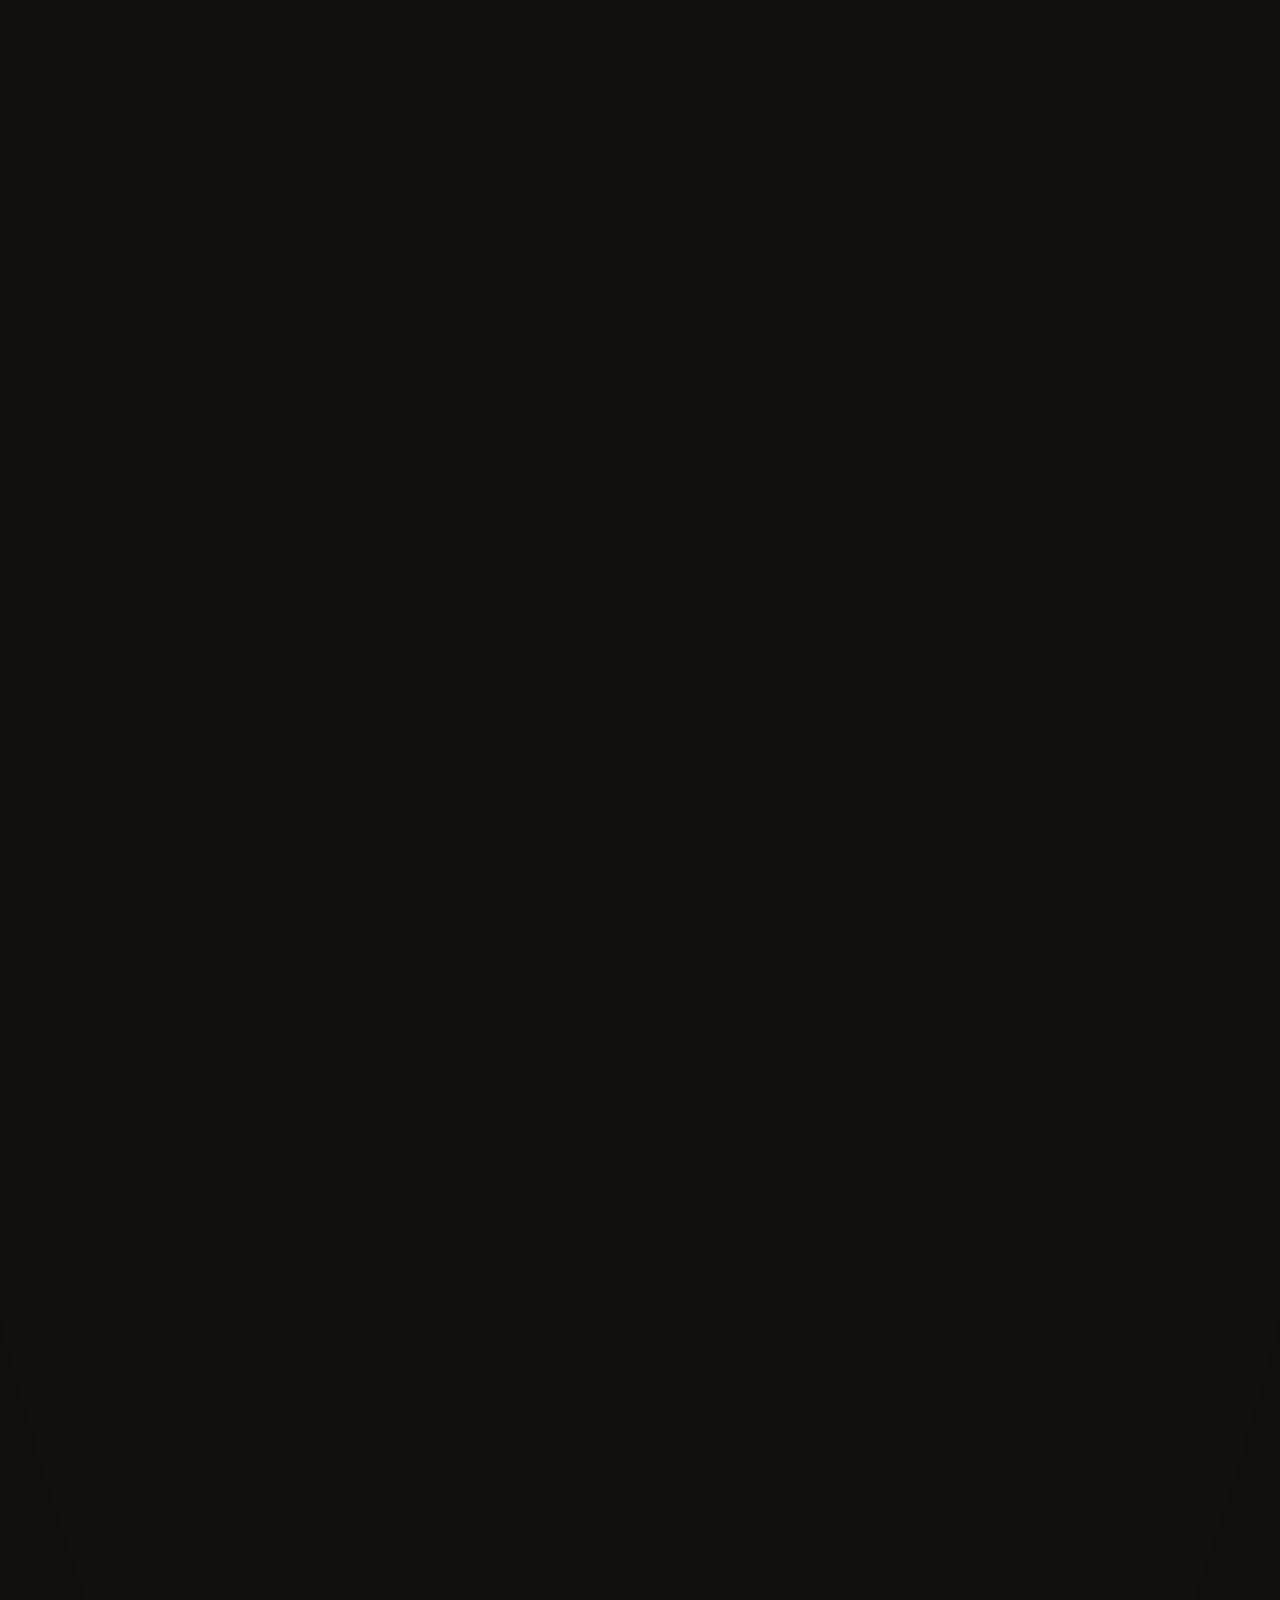
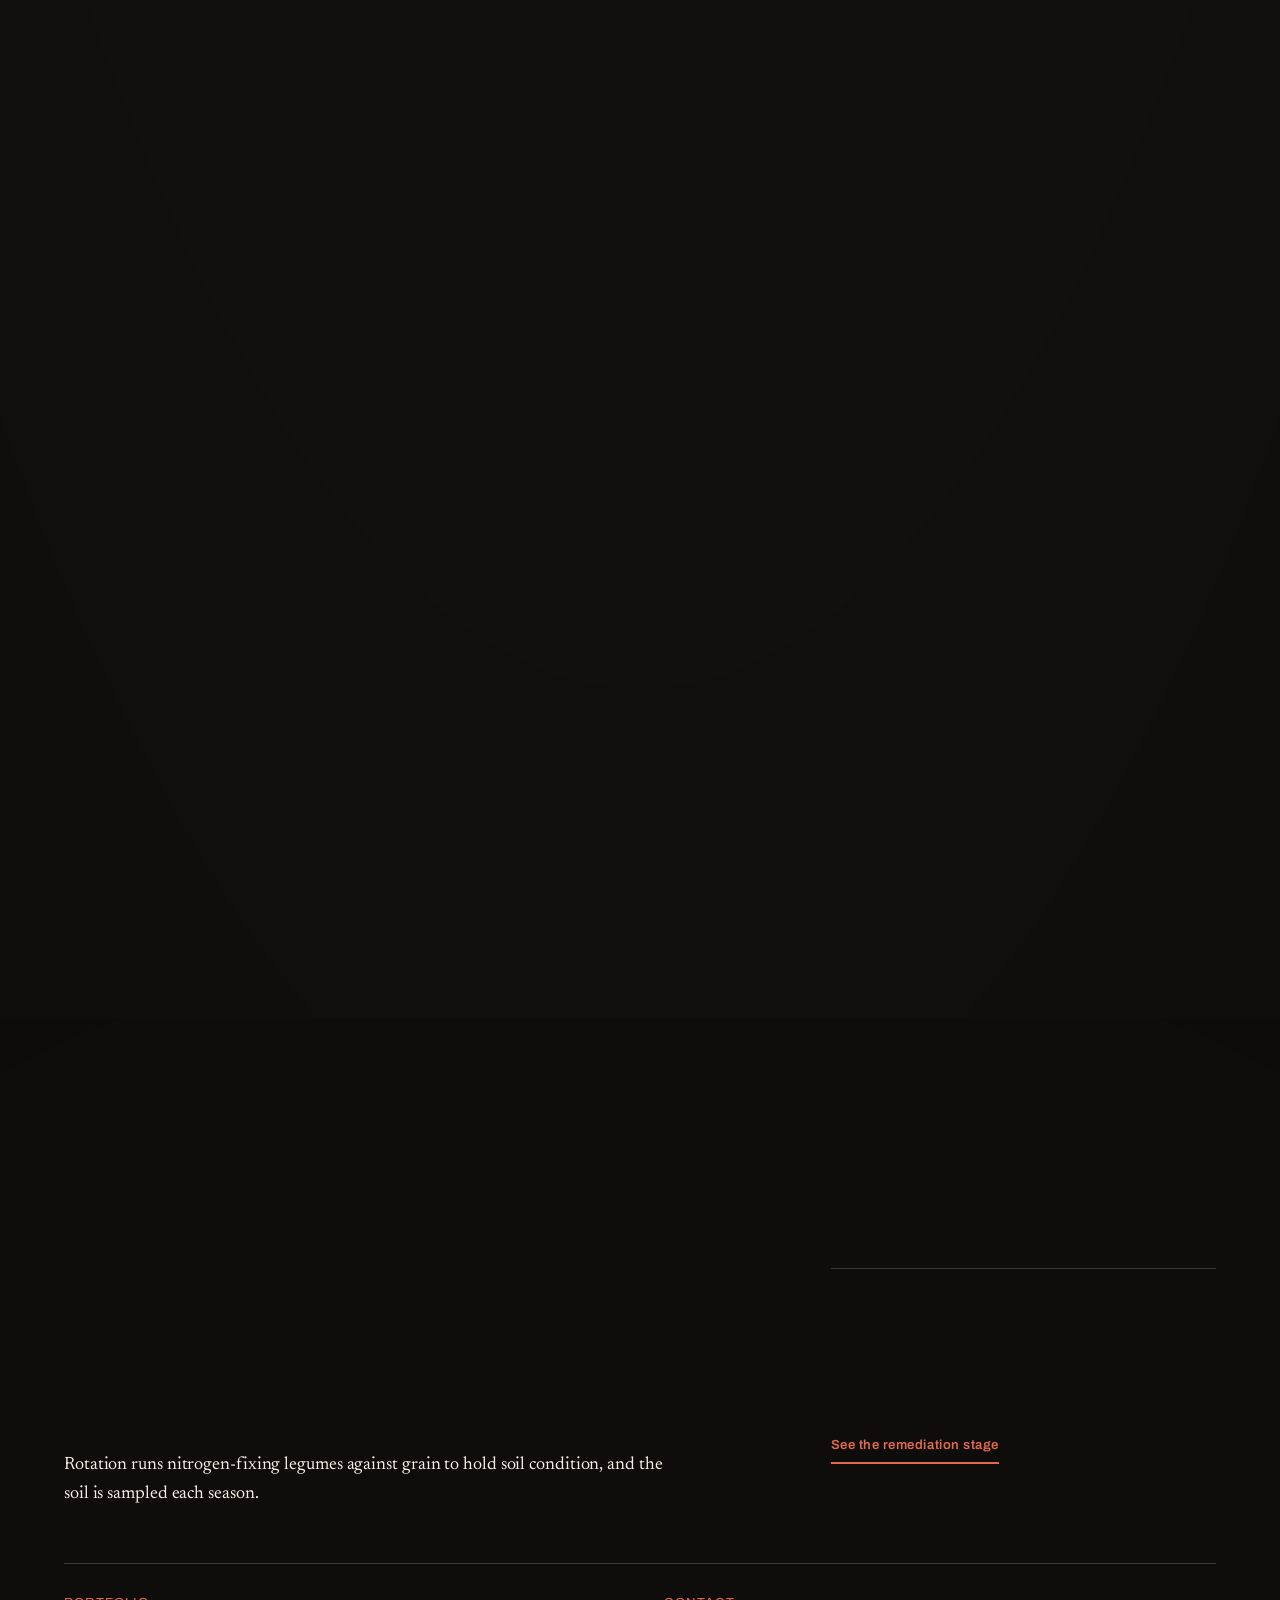
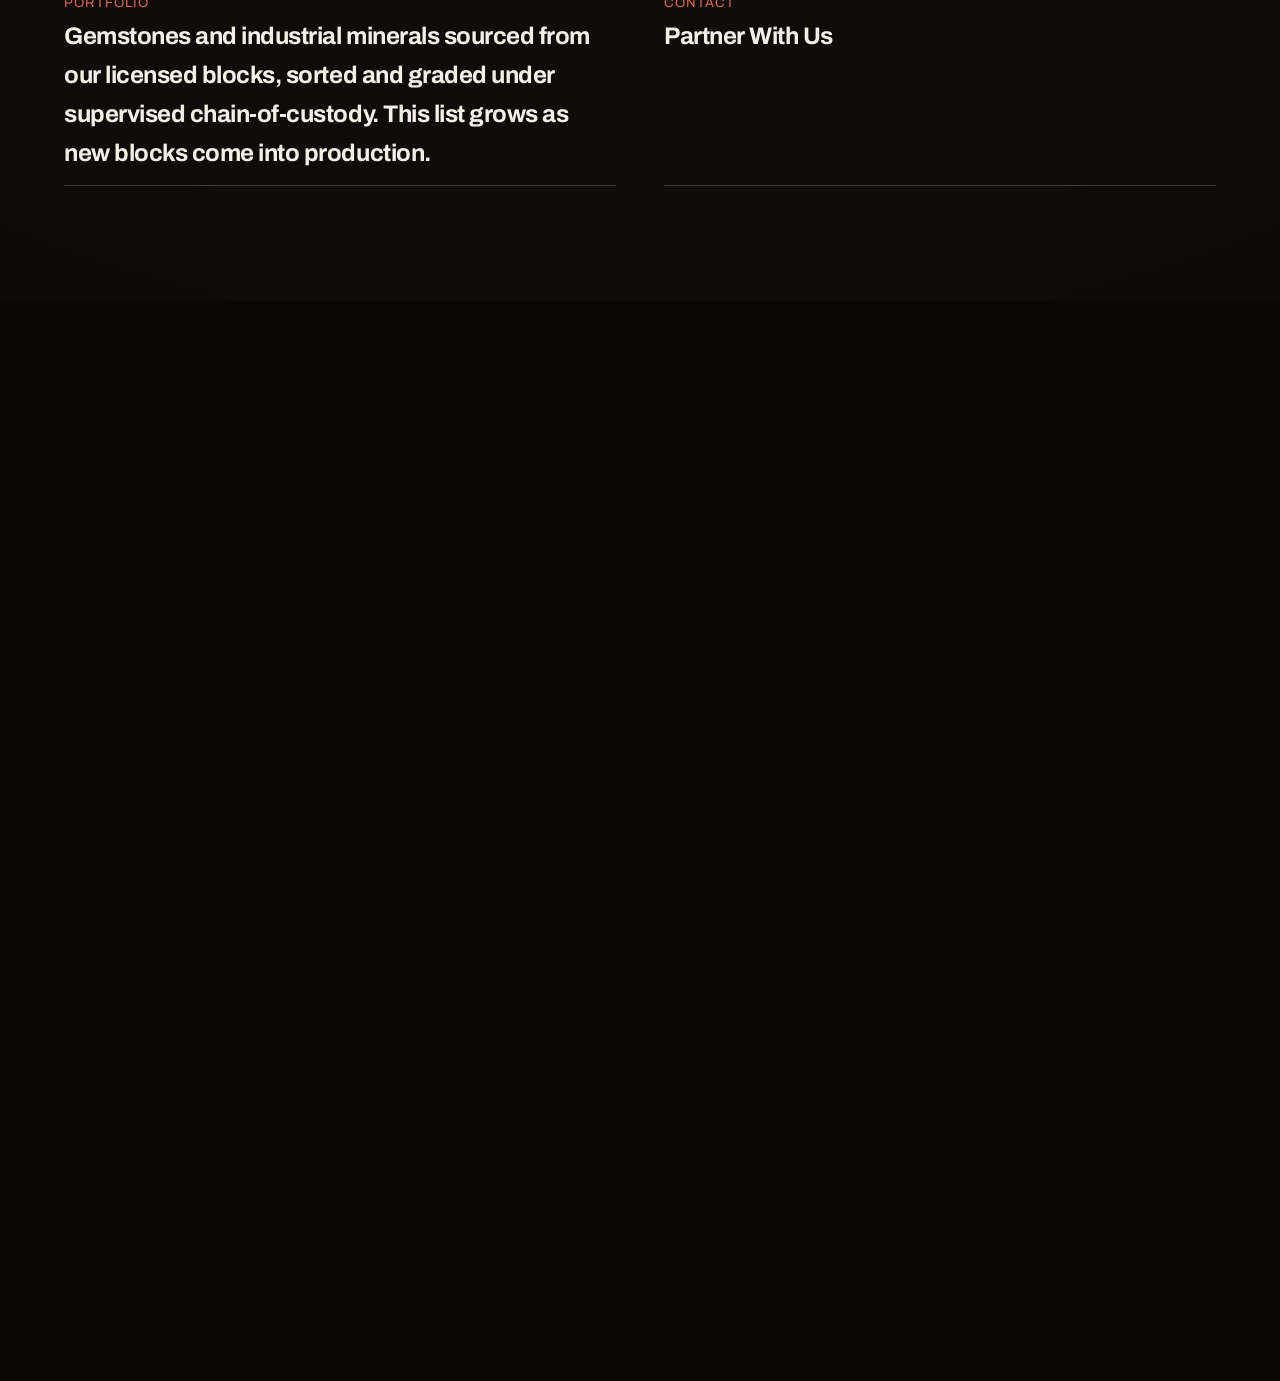
<file: produce.html>
<!doctype html>
<html lang="en">
<head>
<meta charset="utf-8">
<meta name="viewport" content="width=device-width, initial-scale=1, viewport-fit=cover">
<title>Farm products &mdash; Danbiba Farms &amp; Mining Co. Ltd</title>
<meta name="description" content="Grains, legumes, tubers, poultry and catfish from reclaimed and active farmland outside Abuja, available for bulk procurement.">
<link rel="icon" href="data:image/svg+xml,<svg xmlns='http://www.w3.org/2000/svg' viewBox='0 0 32 32'><rect width='32' height='32' fill='%23EDEAE3'/><rect x='6' y='6' width='20' height='20' fill='%23A8331E'/></svg>">
<link rel="preconnect" href="https://fonts.googleapis.com">
<link rel="preconnect" href="https://fonts.gstatic.com" crossorigin>
<link href="https://fonts.googleapis.com/css2?family=Archivo:wght@500;600;700;800&family=Newsreader:ital,opsz,wght@0,6..72,400;0,6..72,500;1,6..72,400&display=swap" rel="stylesheet">
<link rel="stylesheet" href="scrollcraft.css">
<link rel="stylesheet" href="danbiba.css">
</head>
<body>

<span data-sc-progress></span>
<div class="sc-grain" aria-hidden="true"></div>

<nav class="folio" aria-label="Site navigation">
  <a class="folio__mark" href="index.html">Danbiba<span>Farms &amp; Mining Co. Ltd</span></a>

  <span class="folio__mobile-here" data-folio-title>Produce</span>

  <ul class="folio__nav">
      <li><a href="index.html" data-i18n="nav_home"></a></li>
      <li><a href="minerals.html" data-i18n="nav_minerals"></a></li>
      <li><a href="produce.html" aria-current="page" data-i18n="nav_products"></a></li>
      <li><a href="fleet.html" data-i18n="nav_gallery"></a></li>
      <li><a href="operations.html" data-i18n="nav_services"></a></li>
      <li><a href="governance.html" data-ha="Bayyanawa">Disclosure</a></li>
      <li><a href="contact.html" data-i18n="nav_contact"></a></li>
  </ul>

  <div class="folio__lang" role="group" aria-label="Language">
    <button type="button" id="lang-en" aria-pressed="true" data-lang="en">EN</button>
    <span class="folio__sep" aria-hidden="true">/</span>
    <button type="button" id="lang-ha" aria-pressed="false" data-lang="ha">HA</button>
  </div>

  <aside class="parcel" id="parcel" hidden aria-live="polite">
    <p class="parcel__h" data-ha="Takardar Kaya">Your parcel sheet</p>
    <ul class="parcel__list" id="parcel-list"></ul>
  </aside>

  <div class="index">
    <p class="index__h" data-ha="Layukan">The lines</p>
    <ul class="index__list" id="index-list">
      <li><button type="button" data-jump="0">Rice <i>01</i></button></li>
      <li><button type="button" data-jump="1">Corn (Maize) <i>02</i></button></li>
      <li><button type="button" data-jump="2">Sorghum <i>03</i></button></li>
      <li><button type="button" data-jump="3">Millet <i>04</i></button></li>
      <li><button type="button" data-jump="4">Beans (Cowpea) <i>05</i></button></li>
      <li><button type="button" data-jump="5">Soya Beans <i>06</i></button></li>
      <li><button type="button" data-jump="6">Groundnut <i>07</i></button></li>
      <li><button type="button" data-jump="7">Cassava <i>08</i></button></li>
      <li><button type="button" data-jump="8">Broiler Chickens <i>09</i></button></li>
      <li><button type="button" data-jump="9">Catfish <i>10</i></button></li>
    </ul>
  </div>
  <div class="folio__here">
    <span class="folio__num" data-folio-num>Produce</span>
    <span class="folio__title" data-folio-title-desktop>Produce</span>
  </div>
</nav>

<main class="page page--catalog" id="top">

  <h1 class="sr-only" data-ha="Kayan gonarmu">Farm products</h1>

  <!-- SPINE: pan. Same grammar as the minerals collection, same label schema,
       different objects. What the reader wants here is "what are the options",
       not "should I believe you". -->
  <section class="plate-act stock--dark" data-sc-act="pan" data-sc-span="6.4" id="collection"
           data-chapter="Produce" data-chapter-name="The lines">
    <div data-sc-stage>
      <div class="collection" data-sc-pan="0.03" id="plates">
      <article class="object" id="object-0">
        <div class="object__crop" style="background:#B98C3A">
          <img src="assets/crop-rice.webp" width="900" height="1200" alt="A flooded rice paddy in production on Danbiba farmland." loading="lazy">
        </div>
        <h2 class="object__name" data-i18n="prod3_title"></h2>
        <p class="object__note" data-i18n="prod3_p"></p>
        <dl class="schema">
          <dt>Category</dt><dd data-i18n="cat_grain"></dd>
          <dt>Form</dt><dd>Paddy, locally milled</dd>
          <dt>Supplied as</dt><dd>Graded bulk bags</dd>
          <dt>Use</dt><dd>Food</dd>
        </dl>
      </article>
      <article class="object" id="object-1">
        <div class="object__crop" style="background:#B98C3A">
          <img src="assets/crop-maize.webp" width="900" height="1200" alt="Maize ripening on the stalk on Danbiba farmland." loading="lazy">
        </div>
        <h2 class="object__name" data-i18n="prod5_title"></h2>
        <p class="object__note" data-i18n="prod5_p"></p>
        <dl class="schema">
          <dt>Category</dt><dd data-i18n="cat_grain"></dd>
          <dt>Form</dt><dd>Dried, yellow and white</dd>
          <dt>Supplied as</dt><dd>Bulk</dd>
          <dt>Use</dt><dd>Food and livestock feed</dd>
        </dl>
      </article>
      <article class="object" id="object-2">
        <div class="object__crop" style="background:#B98C3A">
          <img src="assets/crop-sorghum.webp" width="900" height="1200" alt="Sorghum in seed head on Danbiba farmland." loading="lazy">
        </div>
        <h2 class="object__name" data-i18n="prod9_title"></h2>
        <p class="object__note" data-i18n="prod9_p"></p>
        <dl class="schema">
          <dt>Category</dt><dd data-i18n="cat_grain"></dd>
          <dt>Form</dt><dd>Red and white</dd>
          <dt>Supplied as</dt><dd>Bulk</dd>
          <dt>Use</dt><dd>Brewing, milling, feed</dd>
        </dl>
      </article>
      <article class="object" id="object-3">
        <div class="object__crop" style="background:#B98C3A">
          <img src="assets/crop-millet.webp" width="900" height="1200" alt="Pearl millet standing on Danbiba farmland." loading="lazy">
        </div>
        <h2 class="object__name" data-i18n="prod8_title"></h2>
        <p class="object__note" data-i18n="prod8_p"></p>
        <dl class="schema">
          <dt>Category</dt><dd data-i18n="cat_grain"></dd>
          <dt>Form</dt><dd>Drought-hardy</dd>
          <dt>Supplied as</dt><dd>Bulk</dd>
          <dt>Use</dt><dd>Food</dd>
        </dl>
      </article>
      <article class="object" id="object-4">
        <div class="object__crop" style="background:#6E7F43">
          <img src="assets/crop-cowpea.webp" width="900" height="1200" alt="Cowpea in leaf on red soil on Danbiba farmland." loading="lazy">
        </div>
        <h2 class="object__name" data-i18n="prod7_title"></h2>
        <p class="object__note" data-i18n="prod7_p"></p>
        <dl class="schema">
          <dt>Category</dt><dd data-i18n="cat_legume"></dd>
          <dt>Form</dt><dd>Cleaned and sorted</dd>
          <dt>Supplied as</dt><dd>By the bag or truckload</dd>
          <dt>Use</dt><dd>Food</dd>
        </dl>
      </article>
      <article class="object" id="object-5">
        <div class="object__crop" style="background:#6E7F43">
          <img src="assets/crop-soya.webp" width="900" height="1200" alt="Soya beans in row on Danbiba farmland." loading="lazy">
        </div>
        <h2 class="object__name" data-i18n="prod4_title"></h2>
        <p class="object__note" data-i18n="prod4_p"></p>
        <dl class="schema">
          <dt>Category</dt><dd data-i18n="cat_legume"></dd>
          <dt>Form</dt><dd>High protein</dd>
          <dt>Supplied as</dt><dd>Bulk</dd>
          <dt>Use</dt><dd>Oil milling, feed processing</dd>
        </dl>
      </article>
      <article class="object" id="object-6">
        <div class="object__crop" style="background:#6E7F43">
          <img src="assets/crop-groundnut.webp" width="900" height="1200" alt="Groundnut lifted into windrows at harvest on Danbiba farmland." loading="lazy">
        </div>
        <h2 class="object__name" data-i18n="prod6_title"></h2>
        <p class="object__note" data-i18n="prod6_p"></p>
        <dl class="schema">
          <dt>Category</dt><dd data-i18n="cat_legume"></dd>
          <dt>Form</dt><dd>Shelled and unshelled</dd>
          <dt>Supplied as</dt><dd>Bulk</dd>
          <dt>Use</dt><dd>Oil pressing, retail</dd>
        </dl>
      </article>
      <article class="object" id="object-7">
        <div class="object__crop" style="background:#8A6A52">
          <img src="assets/crop-cassava.webp" width="900" height="1200" alt="Cassava with tubers lifted on Danbiba farmland." loading="lazy">
        </div>
        <h2 class="object__name" data-i18n="prod10_title"></h2>
        <p class="object__note" data-i18n="prod10_p"></p>
        <dl class="schema">
          <dt>Category</dt><dd data-i18n="cat_tuber"></dd>
          <dt>Form</dt><dd>Fresh and processed</dd>
          <dt>Supplied as</dt><dd>Bulk</dd>
          <dt>Use</dt><dd>Starch and garri</dd>
        </dl>
      </article>
      <article class="object" id="object-8">
        <div class="object__crop" style="background:#A8552F">
          <img src="assets/crop-poultry.webp" width="900" height="1200" alt="Broiler chickens in a managed house on a Danbiba farm." loading="lazy">
        </div>
        <h2 class="object__name" data-i18n="prod2_title"></h2>
        <p class="object__note" data-i18n="prod2_p"></p>
        <dl class="schema">
          <dt>Category</dt><dd data-i18n="cat_poultry"></dd>
          <dt>Form</dt><dd>Full-weight white broilers</dd>
          <dt>Supplied as</dt><dd>Reared in managed pens</dd>
          <dt>Use</dt><dd>Meat</dd>
        </dl>
      </article>
      <article class="object" id="object-9">
        <div class="object__crop" style="background:#3F6E7A">
          <img src="assets/crop-catfish.webp" width="900" height="1200" alt="Grow-out ponds under protective netting at a catfish farm, a paddlewheel aerator working at the near bank." loading="lazy">
        </div>
        <h2 class="object__name" data-i18n="prod1_title"></h2>
        <p class="object__note" data-i18n="prod1_p"></p>
        <dl class="schema">
          <dt>Category</dt><dd data-i18n="cat_aqua"></dd>
          <dt>Form</dt><dd>Pond-raised, table size</dd>
          <dt>Supplied as</dt><dd>Fresh, year-round</dd>
          <dt>Use</dt><dd>Food</dd>
        </dl>
      </article>

        <div class="inquiry" id="object-10">
          <h2 data-i18n="products_cta">Request Bulk Pricing</h2>
          <p data-ha="Muna raba farashi, adadin da ake da shi da lokutan girbi ga masu saye da yawa.">Pricing, available tonnage and harvest windows are shared with bulk buyers on request.</p>
          <dl class="schema">
            <dt>Desk</dt><dd>Produce</dd>
            <dt>Shared</dt><dd data-ha="Farashi, adadi, lokacin girbi">Pricing, tonnage, harvest window</dd>
            <dt>Land</dt><dd data-ha="Gonaki da aka gyara da masu aiki">Reclaimed and active farmland</dd>
            <dt>Contact</dt><dd><a class="runlink" href="mailto:danbiba2008@outlook.com?subject=Produce%20offtake%20enquiry">danbiba2008@outlook.com</a></dd>
          </dl>
        </div>
      </div>
    </div>
  </section>

  <section class="chapter stock--bone" data-sc-act="flow" data-chapter="Produce" data-chapter-name="Where it grows">
    <div class="chapter__inner">
      <header class="chapter__head">
        <span class="chapter__num" data-ha="Kasar">The ground</span>
        <h2 class="chapter__title" data-ha="Inda yake girma">Where it grows</h2>
      </header>
      <div class="spread">
        <div class="prose">
          <p class="lede" data-i18n="products_p"></p>
          <p data-i18n="disc6_p"></p>
          <p data-ha="Ana jujjuya shuka tsakanin wake da hatsi domin kiyaye lafiyar kasa, ana auna kasar kowace kaka.">Rotation runs nitrogen-fixing legumes against grain to hold soil condition, and the soil is sampled each season.</p>
        </div>
        <div class="mediacol">
          <dl class="marginalia">
            <dt data-ha="Layukan amfanin gona">Produce lines</dt>
            <dd><span class="sc-nums" data-sc-count="0 10" data-sc-count-at="0.15 0.5">0</span> <span data-ha="ana sayarwa da yawa">available for bulk procurement</span></dd>
            <dt data-ha="Jerin shuka">Rotation</dt>
            <dd data-ha="Wake da waken soya shekaru biyu, sannan hatsi.">Two seasons of legumes, then grain</dd>
          </dl>
          <p class="plate__hint" style="margin-top:var(--sc-5)"><a class="runlink" href="operations.html" data-ha="Duba matakin gyaran kasa">See the remediation stage</a></p>
        </div>
      </div>
      <nav class="readon" aria-label="Continue">
        <a href="minerals.html"><span class="k" data-ha="Ma&rsquo;adinai">Portfolio</span><span class="t" data-i18n="min_hero_p">Our Mineral Portfolio</span></a>
        <a href="contact.html"><span class="k" data-ha="Tuntube mu">Contact</span><span class="t" data-i18n="nav_partner">Partner With Us</span></a>
      </nav>
    </div>
  </section>

  <!-- The collection's own resolution is the inquiry plate in the rail. The
       PAGE still has to resolve, so it closes on a held plate typeset exactly
       like a label, with cues that hold so the last screen is not empty. -->
  <section class="colophon stock--deepest" id="desk" data-sc-act="pin" data-sc-span="1.2"
           data-chapter="Colophon" data-chapter-name="The desks">
    <div data-sc-stage>
      <div class="colophon__inner">
        <h2 data-sc-cue="0 1 0 0" data-ha="Adadi, lokacin girbi, da farashi.">Tonnage, harvest window, and a price.</h2>
        <div class="colophon__cols" data-sc-cue="0.05">
          <div>
            <p data-ha="Ka gaya wa sashen kayan gona irin amfanin, adadin da lokacin kawowa. Za a mayar da farashi da adadin da ake da shi bisa kwanakinka.">Tell the produce desk the line, the volume and the delivery window. Pricing and available tonnage come back against your dates, not against a general enquiry.</p>
            <p><a class="runlink" href="mailto:danbiba2008@outlook.com?subject=Produce%20offtake%20enquiry" data-ha="Tuntubi sashen kayan gona">Contact the produce desk</a></p>
          </div>
          <div>
            <dl class="marginalia">
              <dt data-i18n="footer_hq_label">Headquarters Location:</dt>
              <dd>Block 155, Room 9/10, Area C, Nyaya, Abuja, FCT, Nigeria</dd>
              <dt data-i18n="footer_email_label">Electronic Mail:</dt>
              <dd><a class="runlink" href="mailto:danbiba2008@outlook.com">danbiba2008@outlook.com</a></dd>
            </dl>
          </div>
        </div>
        <p class="colophon__tagline" data-sc-cue="0.05" data-i18n="footer_tagline"></p>
        <footer class="colophon__foot" data-sc-cue="0.05">
          <span data-i18n="footer_copyright"></span>
          <a href="minerals.html" data-i18n="nav_minerals"></a>
          <a href="produce.html" data-i18n="nav_products"></a>
          <a href="fleet.html" data-i18n="nav_gallery"></a>
          <a href="operations.html" data-i18n="nav_services"></a>
          <a href="governance.html" data-ha="Bayyanawa">Disclosure</a>
          <a href="contact.html" data-i18n="nav_contact"></a>
        </footer>
      </div>
    </div>
  </section>

</main>

<script src="i18n.js"></script>
<script src="scrollcraft.js"></script>
<script src="danbiba.js"></script>
<script src="interactions.js"></script>
<script>ScrollCraft.mount(document.body);</script>
</body>
</html>
</file>
<file: scrollcraft.css>
/* ============================================================================
   scrollcraft.css: the taste floor
   ----------------------------------------------------------------------------
   Two layers, and the split matters:

     TOKENS   what you override per brand. Colour roles, the type ramp, the
              spacing scale, elevation, motion. A brand is ~12 values.
     DEVICES  what the engine drives. Do not restyle these to taste; they are
              the mechanism. Style your own markup instead.

   Nothing here draws a "component". There are no card, badge, or pill classes,
   because a stylesheet that ships those is how every page built on it ends up
   with the same shapes. You get a floor and a vocabulary; the composition is
   yours.
   ========================================================================== */

/* ---------------------------------------------------------------- tokens -- */
:root {
  /* --- colour roles. Override these six and the page is rebranded. -------- */
  --sc-canvas:      #08090b;   /* the page ground. Drift interpolates this.   */
  --sc-surface:     #101217;   /* anything raised off the ground             */
  --sc-ink:         #f4f2ef;   /* primary text                               */
  --sc-ink-soft:    #9a9ba1;   /* secondary text. Tinted, never flat gray.   */
  --sc-accent:      #d8ff3e;   /* ONE accent. It owns a region, not confetti. */
  --sc-accent-ink:  #08090b;   /* text that sits on the accent               */

  --sc-hairline:    color-mix(in oklab, var(--sc-ink) 12%, transparent);
  --sc-hairline-strong: color-mix(in oklab, var(--sc-ink) 22%, transparent);

  /* --- type. Two families max. Display carries voice, text carries prose. - */
  --sc-font-display: "Instrument Sans", "Geist", system-ui, sans-serif;
  --sc-font-text:    "Geist", system-ui, sans-serif;
  --sc-font-mono:    "Geist Mono", ui-monospace, monospace;

  /* Fluid ramp. Tracking tightens as size grows because a face set at 6rem
     with 0 tracking reads loose; this is optical correction, not decoration. */
  --sc-t-xs:   clamp(0.75rem, 0.72rem + 0.15vw, 0.82rem);
  --sc-t-sm:   clamp(0.875rem, 0.84rem + 0.18vw, 0.95rem);
  --sc-t-base: clamp(1rem, 0.96rem + 0.22vw, 1.125rem);
  --sc-t-lg:   clamp(1.2rem, 1.1rem + 0.5vw, 1.5rem);
  --sc-t-xl:   clamp(1.6rem, 1.35rem + 1.2vw, 2.25rem);
  --sc-t-2xl:  clamp(2.1rem, 1.6rem + 2.4vw, 3.4rem);
  --sc-t-3xl:  clamp(2.8rem, 1.9rem + 4.2vw, 5rem);
  --sc-t-4xl:  clamp(3.4rem, 1.9rem + 6.6vw, 7.5rem);

  --sc-track-tight:  -0.035em;
  --sc-track-snug:   -0.02em;
  --sc-track-normal: -0.005em;
  --sc-track-wide:    0.08em;

  --sc-leading-none: 0.94;
  --sc-leading-tight: 1.06;
  --sc-leading-body: 1.62;

  --sc-measure: 62ch;

  /* --- space. 4px base: the useful middle steps an 8-only scale misses. --- */
  --sc-1: 0.25rem;  --sc-2: 0.5rem;   --sc-3: 0.75rem;  --sc-4: 1rem;
  --sc-5: 1.5rem;   --sc-6: 2rem;     --sc-7: 3rem;     --sc-8: 4rem;
  --sc-9: 6rem;     --sc-10: 8rem;    --sc-11: 12rem;

  /* Section rhythm is fluid so a phone doesn't inherit desktop air. */
  --sc-section: clamp(4.5rem, 9vw, 11rem);
  --sc-gutter:  clamp(1.25rem, 5vw, 5.5rem);
  --sc-maxw:    82rem;

  /* --- radius. Pick one scale for the page and hold it. ------------------- */
  --sc-r-sm: 6px;  --sc-r-md: 12px;  --sc-r-lg: 20px;  --sc-r-pill: 999px;

  /* --- elevation. Every shadow has an offset AND a soft blur, and is tinted
         to the canvas hue. A zero-offset coloured halo is decoration, not
         depth, so there isn't one here. ---------------------------------- */
  --sc-shadow-color: 220 40% 2%;
  --sc-e1: 0 1px 2px hsl(var(--sc-shadow-color) / 0.28),
           0 2px 6px -1px hsl(var(--sc-shadow-color) / 0.20);
  --sc-e2: 0 2px 4px hsl(var(--sc-shadow-color) / 0.24),
           0 8px 18px -4px hsl(var(--sc-shadow-color) / 0.30);
  --sc-e3: 0 4px 8px hsl(var(--sc-shadow-color) / 0.22),
           0 18px 40px -8px hsl(var(--sc-shadow-color) / 0.38),
           0 48px 90px -24px hsl(var(--sc-shadow-color) / 0.30);

  /* Edge light: a 1px top highlight sells a raised surface better than any
     amount of blur, because real raised things catch light on their lip. */
  --sc-edge: inset 0 1px 0 color-mix(in oklab, var(--sc-ink) 10%, transparent);

  /* --- motion. Built-in CSS easings are too weak for UI. ------------------ */
  --sc-ease-out:    cubic-bezier(0.23, 1, 0.32, 1);
  --sc-ease-in-out: cubic-bezier(0.77, 0, 0.175, 1);
  --sc-ease-drawer: cubic-bezier(0.32, 0.72, 0, 1);
  --sc-d-fast: 160ms;  --sc-d-base: 240ms;  --sc-d-slow: 420ms;

  --sc-z-stage: 1; --sc-z-copy: 20; --sc-z-chrome: 60;
}

/* --------------------------------------------------------------- reset -- */
*, *::before, *::after { box-sizing: border-box; }
html { -webkit-text-size-adjust: 100%; scroll-behavior: smooth; }
@media (prefers-reduced-motion: reduce) { html { scroll-behavior: auto; } }

body {
  margin: 0;
  background: var(--sc-canvas);
  color: var(--sc-ink);
  font-family: var(--sc-font-text);
  font-size: var(--sc-t-base);
  line-height: var(--sc-leading-body);
  letter-spacing: var(--sc-track-normal);
  -webkit-font-smoothing: antialiased;
  text-rendering: optimizeLegibility;
  font-synthesis-weight: none;
  overflow-x: clip;
}
img, video, canvas, svg { display: block; max-width: 100%; }
button, input, select, textarea { font: inherit; color: inherit; }

/* ------------------------------------------------- the browser surfaces --
   The parts you did not draw still carry the design. Selection, caret, focus
   ring, scrollbar and tabular numerals all ship with defaults that belong to no
   design system. Theming them is the cheapest signal that a page was built
   rather than assembled, and it is the step that gets skipped most reliably. */
::selection { background: var(--sc-accent); color: var(--sc-accent-ink); }
:root { caret-color: var(--sc-accent); accent-color: var(--sc-accent); }
:focus-visible {
  outline: 2px solid var(--sc-accent);
  outline-offset: 3px;
  border-radius: var(--sc-r-sm);
}
:where(a) { color: inherit; text-decoration-thickness: 1px; text-underline-offset: 0.22em; }
@supports (scrollbar-color: auto) {
  html { scrollbar-color: color-mix(in oklab, var(--sc-ink) 26%, transparent) transparent; scrollbar-width: thin; }
}
:where(table, .sc-nums, [data-sc-count]) { font-variant-numeric: tabular-nums; }

/* ----------------------------------------------------------- typography -- */
.sc-display {
  font-family: var(--sc-font-display);
  font-weight: 500;
  line-height: var(--sc-leading-none);
  letter-spacing: var(--sc-track-tight);
  text-wrap: balance;
  margin: 0;
}
.sc-display--xl { font-size: var(--sc-t-4xl); }
.sc-display--lg { font-size: var(--sc-t-3xl); }
.sc-display--md { font-size: var(--sc-t-2xl); letter-spacing: var(--sc-track-snug); }
.sc-lede {
  font-size: var(--sc-t-lg);
  line-height: 1.44;
  letter-spacing: var(--sc-track-snug);
  color: var(--sc-ink);
  max-width: 46ch;
  text-wrap: pretty;
  margin: 0;
}
.sc-body { max-width: var(--sc-measure); color: var(--sc-ink-soft); text-wrap: pretty; margin: 0; }
.sc-label {
  font-family: var(--sc-font-mono);
  font-size: var(--sc-t-xs);
  letter-spacing: var(--sc-track-wide);
  text-transform: uppercase;
  color: var(--sc-ink-soft);
}

/* ---------------------------------------------------------------- layout -- */
.sc-wrap { width: 100%; max-width: var(--sc-maxw); margin-inline: auto; padding-inline: var(--sc-gutter); }
.sc-section { padding-block: var(--sc-section); }
/* More space above a heading than below it: the gap belongs to the boundary,
   not to the pair. */
.sc-stack > * + * { margin-top: var(--sc-4); }
.sc-stack > :is(h1,h2,h3) { margin-top: var(--sc-7); }
.sc-stack > :is(h1,h2,h3):first-child { margin-top: 0; }
.sc-rule { height: 1px; border: 0; background: var(--sc-hairline); margin: 0; }

/* =============================================================== DEVICES ==
   Driven by the engine. Restyle your own markup, not these.                */

.sc-act--pinned { position: relative; }
.sc-stage {
  position: sticky; top: 0;
  height: 100vh; height: 100svh;
  overflow: clip;
  z-index: var(--sc-z-stage);
}

/* scrub / sequence media */
.sc-stage :is(video[data-sc-scrub], canvas[data-sc-sequence], .sc-stage__poster) {
  position: absolute; inset: 0;
  width: 100%; height: 100%;
  object-fit: cover;
}
video[data-sc-scrub] { opacity: 0; transition: opacity 380ms var(--sc-ease-out); }
.sc-has-clip video[data-sc-scrub] { opacity: 1; }
/* The poster is a live frame-holder, not a placeholder: it stays up until a
   real video frame has painted, which is what stops the blank-stage flash. */
.sc-stage__poster { z-index: 0; transition: opacity 380ms var(--sc-ease-out); }
.sc-has-clip .sc-stage__poster { opacity: 0; }

/* A scrim only where text sits. A full-frame darkening layer flattens the
   image everywhere to fix contrast in one corner. */
.sc-scrim {
  position: absolute; inset: 0; pointer-events: none; z-index: 1;
  background: linear-gradient(
    var(--sc-scrim-angle, 180deg),
    color-mix(in oklab, var(--sc-canvas) var(--sc-scrim-a, 78%), transparent) 0%,
    color-mix(in oklab, var(--sc-canvas) 30%, transparent) 42%,
    transparent 68%);
}
/* Point the scrim at the copy. A scrim gradient that darkens the top while the
   copy sits at the bottom fixes contrast nowhere and flattens the image
   everywhere, which is the most common way text-over-video goes wrong. */
.sc-scrim--bottom { --sc-scrim-angle: 0deg; }
.sc-scrim--left   { --sc-scrim-angle: 90deg; }
.sc-scrim--right  { --sc-scrim-angle: 270deg; }

/* Corner scrims, for copy anchored to a corner. An edge gradient has to darken
   a whole band across the frame to cover one corner; a corner gradient puts the
   density where the text is and leaves the rest of the image alone. Pair with
   .sc-copy--lead / .sc-copy--trail. */
.sc-scrim--lead {
  background: linear-gradient(to top right,
    color-mix(in oklab, var(--sc-canvas) 94%, transparent) 0%,
    color-mix(in oklab, var(--sc-canvas) 72%, transparent) 30%,
    color-mix(in oklab, var(--sc-canvas) 30%, transparent) 52%,
    transparent 72%);
}
.sc-scrim--trail {
  background: linear-gradient(to top left,
    color-mix(in oklab, var(--sc-canvas) 94%, transparent) 0%,
    color-mix(in oklab, var(--sc-canvas) 72%, transparent) 30%,
    color-mix(in oklab, var(--sc-canvas) 30%, transparent) 52%,
    transparent 72%);
}
/* A band across the bottom, for copy that spans the full width of the frame.
   That is what both corner anchors become below 860px, and it is also the right
   shape whenever the copy block is wider than a corner. */
.sc-scrim--band {
  background: linear-gradient(to top,
    color-mix(in oklab, var(--sc-canvas) 94%, transparent) 0%,
    color-mix(in oklab, var(--sc-canvas) 74%, transparent) 22%,
    color-mix(in oklab, var(--sc-canvas) 30%, transparent) 42%,
    transparent 58%);
}
.sc-scrim--vignette {
  background: radial-gradient(120% 90% at 50% 45%, transparent 40%,
              color-mix(in oklab, var(--sc-canvas) 70%, transparent) 100%);
}

/* copy over a stage.
   max-width is in rem, never ch. A `ch` on this container resolves against the
   CONTAINER's font-size (body size), not the display size of the heading inside
   it, so `max-width: 20ch` here silently produces a ~180px column and wraps a
   hero headline to six lines. Set a ch measure on the text element itself. */
.sc-copy {
  position: absolute; z-index: var(--sc-z-copy);
  inset-inline: var(--sc-gutter);
  max-width: min(46rem, 76vw);
  will-change: opacity, transform;
}
.sc-copy--lead   { left: var(--sc-gutter); bottom: clamp(3rem, 12vh, 9rem); }
/* inset-inline FIRST. It is the shorthand for left+right, so declaring it after
   `left: 50%` resets left to auto and the block drifts off the left edge. */
.sc-copy--center { inset-inline: auto; left: 50%; top: 50%; translate: -50% -50%; text-align: center; }
.sc-copy--trail  { inset-inline: auto; right: var(--sc-gutter); bottom: clamp(3rem, 12vh, 9rem); text-align: right; }

/* cue defaults: the engine writes opacity/transform inline, these are the
   pre-paint state so nothing flashes before the first read() */
[data-sc-cue] { opacity: 0; will-change: opacity, transform; }
.sc-ready [data-sc-cue] { transition: none; }

/* kinetic split */
.sc-split { display: inline-block; overflow: hidden; vertical-align: top; }
/* Descenders live below the baseline; a line mask clipped to the line box eats
   the tails off g, y, p, j. The padding buys them room back. */
.sc-split--line { display: block; padding-bottom: 0.14em; margin-bottom: -0.14em; }
.sc-split__i { display: inline-block; will-change: transform, opacity; }
.sc-is-split { opacity: 1 !important; }

/* horizontal rail */
[data-sc-pan] { display: flex; will-change: transform; }

/* reveal + parallax */
[data-sc-reveal] { will-change: clip-path; }
[data-sc-parallax] { will-change: transform; }

/* flow reveal (fires once) */
[data-sc-in], [data-sc-stagger] > * {
  opacity: 0;
  transform: translate3d(0, 14px, 0);
  transition: opacity 620ms var(--sc-ease-out), transform 620ms var(--sc-ease-out);
}
[data-sc-in].sc-in, [data-sc-stagger] > .sc-in { opacity: 1; transform: none; }

/* pointer devices */
[data-sc-tilt] { transform-style: preserve-3d; will-change: transform; }
[data-sc-magnet] { will-change: transform; }
/* isolation always; position only if nothing more specific already set it.
   Written with :where() (zero specificity) on purpose: a plain `position:
   relative` here has the same weight as `.sc-stage` and, being later in the
   file, silently wins. A stage carrying both attributes then stops being
   sticky and the whole act scrolls away instead of pinning. */
[data-sc-spotlight] { isolation: isolate; }
:where([data-sc-spotlight]) { position: relative; }
[data-sc-spotlight]::after {
  content: ""; position: absolute; inset: 0; pointer-events: none; z-index: 2;
  background: radial-gradient(
    28rem 28rem at calc(var(--sc-mx, 0.5) * 100%) calc(var(--sc-my, 0.5) * 100%),
    color-mix(in oklab, var(--sc-accent) 16%, transparent), transparent 70%);
  opacity: 0; transition: opacity var(--sc-d-slow) var(--sc-ease-out);
}
[data-sc-spotlight]:hover::after { opacity: 1; }

/* =========================================================== WORLDFLIGHT ==
   One fixed stage for the whole page. The only thing in document flow is the
   spacer, and it is empty. If you find yourself adding a section here, you want
   act mode instead: the moment a real block scrolls past the fixed stage, the
   page has a seam again and the whole point is gone.                        */

[data-sc-mode="worldflight"] { position: relative; }

.sc-world {
  position: fixed; inset: 0;
  overflow: clip;
  z-index: var(--sc-z-stage);
  background: var(--sc-canvas);
}

/* Every leg is mounted for the life of the page and stacked in the same box.
   The engine owns opacity, visibility and z-index here; do not set them. */
.sc-world__seg {
  position: absolute; inset: 0;
  opacity: 0;
  will-change: opacity;
}
.sc-world__seg > :is(video, img, canvas) {
  position: absolute; inset: 0;
  width: 100%; height: 100%;
  object-fit: cover;
}
/* The poster is the frame-holder AND the first camera move: the engine pushes
   it in slowly until a real decoded frame is available to replace it. */
.sc-world__poster {
  z-index: 0;
  transform-origin: 50% 50%;
  transition: opacity 420ms var(--sc-ease-out);
}
.sc-world__seg > video { z-index: 1; }
.sc-world__seg.sc-has-clip .sc-world__poster { opacity: 0; }
/* The act stylesheet lights a clip through its ancestor act. A worldflight leg
   has no act, so match the class the engine also writes on the clip itself. */
video[data-sc-scrub].sc-has-clip { opacity: 1; }

/* The copy layer is fixed too, and inert by default: the engine hands
   pointer-events back to a block only while it is actually legible. */
.sc-world__copy {
  position: fixed; inset: 0;
  z-index: var(--sc-z-copy);
  pointer-events: none;
}
.sc-world__scrim { position: absolute; inset: 0; pointer-events: none; z-index: 0; }
[data-sc-copy] {
  opacity: 0;
  pointer-events: none;
  will-change: opacity, transform;
}
.sc-ready [data-sc-copy] { transition: none; }

/* The track. Empty on purpose. */
.sc-world__spacer { pointer-events: none; }

/* scroll progress */
[data-sc-progress] {
  position: fixed; inset: 0 0 auto 0; height: 2px; z-index: var(--sc-z-chrome);
  background: var(--sc-accent); transform-origin: 0 50%; transform: scaleX(0);
  will-change: transform;
}

/* ----------------------------------------------------------- atmosphere --
   Depth is not only shadow. Grain keeps a flat dark ground from banding, and
   it is the difference between "a dark page" and "a lit room". */
.sc-grain { position: fixed; inset: 0; pointer-events: none; z-index: 3; opacity: 0.045; }
.sc-grain::before {
  content: ""; position: absolute; inset: -50%;
  background-image: url("data:image/svg+xml;utf8,<svg xmlns='http://www.w3.org/2000/svg' width='140' height='140'><filter id='n'><feTurbulence type='fractalNoise' baseFrequency='0.85' numOctaves='3'/></filter><rect width='140' height='140' filter='url(%23n)'/></svg>");
}

/* -------------------------------------------------------- reduced motion -- */
@media (prefers-reduced-motion: reduce) {
  /* Fewer and gentler, not zero. Opacity still carries the reveal so the page
     is comprehensible; every position change is dropped. */
  [data-sc-in], [data-sc-stagger] > * { transform: none; transition-duration: 220ms; }
  [data-sc-parallax], [data-sc-pan], .sc-split__i { transform: none !important; }
  /* A wipe is a position change too. Show reveal content settled. */
  [data-sc-reveal] { clip-path: none !important; }
  /* A rail's transform IS its navigation, not decoration. Zeroing it the way
     parallax and kinetic type are zeroed parks the act on its first screenful
     and makes everything past the fold unreachable: a device degrading into
     missing content. Hand the travel back to the reader as an ordinary scroll
     region instead, so the same items are all still gettable without motion.
     A build that would rather re-lay the rail out as a grid can still do that;
     this is the floor, not the ceiling. */
  [data-sc-act="pan"] .sc-stage,
  [data-sc-act="pan"] [data-sc-stage] {
    overflow-x: auto; overflow-y: hidden;
    overscroll-behavior-x: contain;
    scroll-snap-type: x proximity;
  }
  [data-sc-pan] > * { scroll-snap-align: center; }
  [data-sc-spotlight]::after { display: none; }
  /* A worldflight keeps its whole story here. No clip is ever fetched, so the
     posters are the film, and they cross-dissolve through exactly the same
     seams at exactly the same scroll positions. The push-in and the copy drift
     are the only things that go. */
  .sc-world__poster, [data-sc-copy] { transform: none !important; }
}

/* --------------------------------------------------------------- mobile -- */
@media (max-width: 860px) {
  .sc-copy { inset-inline: var(--sc-gutter); max-width: none; }
  .sc-copy--trail { text-align: left; }
  .sc-stage { height: 100svh; }
  /* .sc-copy--trail re-anchors to the left and spans the full width here, so a
     bottom-RIGHT corner gradient darkens the one corner the copy just left and
     guarantees a contrast failure over any bright clip. Point the density at
     the copy: the same band .sc-scrim--band paints. */
  .sc-scrim--trail {
    background: linear-gradient(to top,
      color-mix(in oklab, var(--sc-canvas) 94%, transparent) 0%,
      color-mix(in oklab, var(--sc-canvas) 74%, transparent) 22%,
      color-mix(in oklab, var(--sc-canvas) 30%, transparent) 42%,
      transparent 58%);
  }
}
</file>
<file: danbiba.css>
/* ===========================================================================
   Danbiba Farms & Mining. Chaptered editorial.
   The rebrand is the token block. Everything below is this page's own markup;
   nothing here restyles .sc-stage, .sc-copy or any [data-sc-*] selector.
   =========================================================================== */

:root {
  /* Dark stock is the page default. ONE chapter cuts to paper, because without
     that contrast the dark reads as monotony rather than as a decision. */
  --sc-canvas:     #0F0D0B;
  --sc-surface:    #191512;
  --sc-ink:        #F4EFE6;
  --sc-ink-soft:   #A99C8C;
  --sc-accent:     #E2694E;   /* laterite, lifted to clear 4.5:1 on dark ground */
  --sc-accent-ink: #0F0D0B;

  --sc-font-display: "Archivo", system-ui, sans-serif;
  --sc-font-text:    "Newsreader", Georgia, serif;

  --sc-shadow-color: 30 25% 12%;
  --sc-r-sm: 2px; --sc-r-md: 3px; --sc-r-lg: 4px;  /* print corners, held flat */

  --folio-w: clamp(9rem, 13vw, 14.5rem);
  --rule: 1px solid color-mix(in oklab, var(--sc-ink) 20%, transparent);
}

/* Light text on dark needs more leading, more tracking, one step more weight.
   Restating `color` is mandatory: it inherits as a computed value, so a subtree
   that only redefines --sc-ink renders in the body's ink and fails silently. */
.stock--dark {
  --sc-canvas:     #12100E;
  --sc-surface:    #1B1714;
  --sc-ink:        #F2EDE4;
  --sc-ink-soft:   #A79C8D;
  --sc-accent:     #E2694E;   /* one hue, second lightness, keyed to the ground */
  --sc-accent-ink: #12100E;
  color: var(--sc-ink);
  --sc-leading-body: 1.68;
}
/* The grounds are now dark by default, so redefining these three flips every
   page at once. They still cut hard rather than interpolating. */
.stock--bone { --sc-canvas: #0F0D0B; color: var(--sc-ink); }
.stock--cool { --sc-canvas: #141110; color: var(--sc-ink); }
.stock--warm { --sc-canvas: #17120F; color: var(--sc-ink); }

/* The single paper chapter. Restating `color` is mandatory here: it inherits as
   a computed value, so a subtree that only redefines --sc-ink keeps the body's
   light ink and renders bone-on-bone. */
.stock--paper {
  --sc-canvas: #EDEAE3;
  --sc-surface: #E1DDD3;
  --sc-ink: #171512;
  --sc-ink-soft: #5C564C;
  --sc-accent: #A8331E;       /* one hue, second lightness, keyed to the ground */
  --sc-accent-ink: #FBF7F0;
  --sc-leading-body: 1.62;
  color: var(--sc-ink);
}
.stock--deepest {
  --sc-canvas: #080706; --sc-surface: #141110;
  --sc-ink: #F2EDE4; --sc-ink-soft: #A79C8D;
  --sc-accent: #E2694E; --sc-accent-ink: #0E0C0A;
  color: var(--sc-ink);
}

/* Chapters cut, they do not interpolate. Each section paints its own ground. */
.chapter, .titlepage, .halftitle, .colophon, .plate-act {
  background: var(--sc-canvas);
  position: relative;
}

body {
  background: var(--sc-canvas);
  color: var(--sc-ink);
  font-family: var(--sc-font-text);
  font-size: var(--sc-t-base);
  line-height: var(--sc-leading-body);
  -webkit-font-smoothing: antialiased;
}

/* ------------------------------------------------------------------ folio --
   The chrome is a folio in the margin, not a bar. It carries where you are,
   the language, and the parcel sheet once it has anything in it. */
.folio {
  position: fixed; z-index: 40;
  top: 0; left: 0; bottom: 0;
  width: var(--folio-w);
  padding: var(--sc-6) var(--sc-4) var(--sc-5) var(--sc-5);
  display: flex; flex-direction: column; gap: var(--sc-5);
  font-family: var(--sc-font-display);
  color: var(--sc-ink);
  mix-blend-mode: normal;
  pointer-events: none;
}
.folio > * { pointer-events: auto; }
.folio__mark {
  font-size: var(--sc-t-sm); font-weight: 700;
  letter-spacing: var(--sc-track-wide); text-transform: uppercase;
  line-height: 1.3; text-decoration: none; color: inherit;
}
.folio__mark span { display: block; font-weight: 500; font-size: var(--sc-t-xs);
  letter-spacing: 0.06em; color: var(--sc-ink-soft); text-transform: none; }
.folio__here { margin-top: auto; border-top: var(--rule); padding-top: var(--sc-3); }
.folio__num {
  display: block; font-size: var(--sc-t-xs); letter-spacing: var(--sc-track-wide);
  text-transform: uppercase; color: var(--sc-ink-soft);
}
.folio__title {
  display: block; font-size: var(--sc-t-sm); font-weight: 600;
  letter-spacing: var(--sc-track-snug); margin-top: var(--sc-1);
  transition: opacity 180ms var(--sc-ease-out);
}
.folio__lang { display: flex; gap: var(--sc-1); align-items: center;
  font-size: var(--sc-t-xs); letter-spacing: 0.08em; }
.folio__lang button {
  font: inherit; letter-spacing: inherit; background: none; border: 0;
  color: var(--sc-ink-soft); cursor: pointer; padding: 10px 6px;
  text-transform: uppercase; transition: color 140ms var(--sc-ease-out);
}
.folio__lang button[aria-pressed="true"] { color: var(--sc-ink); font-weight: 700; }
.folio__lang button:hover { color: var(--sc-accent); }
.folio__sep { color: var(--sc-ink-soft); opacity: .5; }

/* the parcel sheet: empty until the reader inspects a stone */
.parcel { border-top: var(--rule); padding-top: var(--sc-3); }
.parcel[hidden] { display: none; }
.parcel__h { font-size: var(--sc-t-xs); letter-spacing: var(--sc-track-wide);
  text-transform: uppercase; color: var(--sc-ink-soft); margin-bottom: var(--sc-2); }
.parcel__list { list-style: none; margin: 0; padding: 0;
  font-size: var(--sc-t-xs); font-family: var(--sc-font-display); }
.parcel__list li { display: flex; justify-content: space-between; gap: var(--sc-2);
  padding: 3px 0; border-bottom: 1px dotted color-mix(in oklab, var(--sc-ink) 22%, transparent);
  animation: stamp 320ms var(--sc-ease-out) both; }
.parcel__list li b { font-weight: 600; }
.parcel__list li span { color: var(--sc-ink-soft); font-variant-numeric: tabular-nums; }
@keyframes stamp { from { opacity: 0; transform: translateY(-4px) scale(0.97); } }

/* The folio floats OVER the page, it does not indent it. Padding on .page would
   stop each chapter's ground reaching the left edge, and a bone stripe beside a
   dark chapter reads as a layout bug. Inset the inner wrappers instead. */
.page { padding-left: 0; }
@media (min-width: 1080px) {
  .titlepage__inner, .chapter__inner, .halftitle__inner, .colophon__inner, .plates {
    padding-left: calc(var(--folio-w) + var(--sc-gutter));
  }
}

/* The folio is transparent and takes its ink from whatever stock is behind it.
   Dark is now the default, so the class that exists is the light one. */
.folio--on-paper {
  --sc-canvas: #EDEAE3;   /* the mobile strip tints from this */
  --sc-surface: #E1DDD3;
  --sc-ink: #171512; --sc-ink-soft: #5C564C; --sc-accent: #A8331E;
  color: var(--sc-ink);
}
.folio__mark, .folio__num, .folio__title, .folio__lang button, .parcel__h {
  transition: color 240ms var(--sc-ease-out);
}
.folio, .folio__here, .parcel { transition: border-color 240ms var(--sc-ease-out); }

@media (max-width: 1079px) {
  .folio {
    inset: 0 0 auto 0; width: auto; bottom: auto;
    flex-direction: row; align-items: center; gap: var(--sc-4);
    padding: 0 var(--sc-gutter); height: 46px;
    background: color-mix(in oklab, var(--sc-canvas) 92%, transparent);
    backdrop-filter: blur(8px);
    border-bottom: var(--rule);
  }
  .folio__mark span, .folio__here { display: none; }
  .folio__mobile-here { font-size: var(--sc-t-xs); color: var(--sc-ink-soft);
    letter-spacing: 0.06em; white-space: nowrap; overflow: hidden;
    text-overflow: ellipsis; }
  .folio__lang { margin-left: auto; }
  .parcel { position: fixed; top: 46px; right: 0; left: auto;
    width: min(19rem, 82vw); background: var(--sc-surface);
    border: var(--rule); border-top: 0; padding: var(--sc-3) var(--sc-4);
    box-shadow: var(--sc-e2); }
  .page { padding-left: 0; padding-top: 46px; }
}
@media (min-width: 1080px) { .folio__mobile-here { display: none; } }

/* ------------------------------------------------------------- title page --
   A feature opens on type. No media above the fold, no centred copy. */
.titlepage { min-height: 100svh; display: flex; align-items: center;
  padding-block: var(--sc-9); }
.titlepage__inner { width: 100%; max-width: 74rem;
  padding-inline: var(--sc-gutter) var(--sc-6); }
.kicker {
  font-family: var(--sc-font-display); font-size: var(--sc-t-xs);
  letter-spacing: var(--sc-track-wide); text-transform: uppercase;
  color: var(--sc-accent); font-weight: 600;
}
.masthead {
  font-family: var(--sc-font-display); font-weight: 800;
  font-size: var(--sc-t-4xl); line-height: 0.92;
  letter-spacing: var(--sc-track-tight); text-wrap: balance;
  margin: var(--sc-5) 0 0; max-width: 17ch;  /* holds the line inside the scrim column */
}
.masthead em { font-style: italic; font-weight: 700; }
.standfirst {
  margin-top: var(--sc-5); max-width: 46ch;
  font-size: var(--sc-t-lg); line-height: 1.5; color: var(--sc-ink-soft);
  text-wrap: pretty;
}
.byline { margin-top: var(--sc-7); padding-top: var(--sc-3); border-top: var(--rule);
  display: flex; flex-wrap: wrap; gap: var(--sc-2) var(--sc-6);
  font-family: var(--sc-font-display); font-size: var(--sc-t-xs);
  letter-spacing: 0.06em; text-transform: uppercase; color: var(--sc-ink-soft); }

@media (max-width: 700px) {
  /* the portrait crop of the type. --sc-t-4xl floors at a desktop 3.4rem and
     wraps a masthead to six lines on a 390px screen. */
  .masthead { font-size: var(--sc-t-2xl); line-height: 0.98; }
  .standfirst { font-size: var(--sc-t-base); }
}

/* ---------------------------------------------------------------- chapter -- */
.chapter { padding-block: var(--sc-section); }
.chapter__inner { max-width: var(--sc-maxw); margin-inline: auto;
  padding-inline: var(--sc-gutter); }
.chapter__head { display: flex; align-items: baseline; gap: var(--sc-4);
  border-top: 2px solid var(--sc-ink); padding-top: var(--sc-3);
  margin-bottom: var(--sc-7); }
.chapter__num { font-family: var(--sc-font-display); font-weight: 700;
  font-size: var(--sc-t-xs); letter-spacing: var(--sc-track-wide);
  text-transform: uppercase; color: var(--sc-accent); white-space: nowrap; }
.chapter__title { font-family: var(--sc-font-display); font-weight: 700;
  font-size: var(--sc-t-xl); letter-spacing: var(--sc-track-snug);
  line-height: 1.05; margin: 0; text-wrap: balance; }

/* the feature spread: prose column plus a margin column for labels */
.spread { display: grid; gap: var(--sc-7) var(--sc-8);
  grid-template-columns: minmax(0, 1fr); align-items: start; }
@media (min-width: 900px) {
  .spread { grid-template-columns: minmax(0, 1.55fr) minmax(14rem, 0.85fr); }
  .spread--flip > .prose { order: 2; }
}
.prose { max-width: var(--sc-measure); }
.prose > p { margin: 0 0 var(--sc-4); text-wrap: pretty; }
.prose > p:last-child { margin-bottom: 0; }
.prose .drop::first-letter {
  float: left; font-family: var(--sc-font-display); font-weight: 800;
  font-size: 3.4em; line-height: 0.82; padding: 0.06em 0.09em 0 0;
  color: var(--sc-accent);
}
.lede { font-size: var(--sc-t-lg); line-height: 1.45; color: var(--sc-ink);
  margin-bottom: var(--sc-5); text-wrap: pretty; }

/* margin column: museum labels, fact not pitch */
.marginalia { border-top: var(--rule); padding-top: var(--sc-3);
  font-family: var(--sc-font-display); }
.marginalia dt { font-size: var(--sc-t-xs); letter-spacing: var(--sc-track-wide);
  text-transform: uppercase; color: var(--sc-ink-soft); margin-top: var(--sc-4); }
.marginalia dt:first-of-type { margin-top: 0; }
.marginalia dd { margin: var(--sc-1) 0 0; font-size: var(--sc-t-sm);
  line-height: 1.4; }
.marginalia .sc-nums { font-weight: 700; font-size: var(--sc-t-lg); }

/* media sits in its own column with a caption. It never bleeds under type. */
.plate-fig { margin: 0; }
.plate-fig img { display: block; width: 100%; height: auto;
  background: var(--sc-surface); }
.plate-fig figcaption { margin-top: var(--sc-3); padding-top: var(--sc-2);
  border-top: var(--rule); font-family: var(--sc-font-display);
  font-size: var(--sc-t-xs); line-height: 1.45; color: var(--sc-ink-soft);
  max-width: 42ch; }
.plate-fig figcaption b { color: var(--sc-ink); font-weight: 600; }
.mediacol { overflow: clip; }

/* the five stages, as a numbered run of prose against a rule */
.stages { list-style: none; margin: 0; padding: 0; }
.stages > li { border-top: var(--rule); padding: var(--sc-5) 0;
  display: grid; gap: var(--sc-2) var(--sc-6);
  grid-template-columns: minmax(0, 1fr); }
@media (min-width: 760px) {
  .stages > li { grid-template-columns: 4.5rem minmax(0, 1fr); }
}
.stages__n { font-family: var(--sc-font-display); font-weight: 700;
  font-size: var(--sc-t-sm); color: var(--sc-accent);
  letter-spacing: var(--sc-track-wide); font-variant-numeric: tabular-nums; }
.stages h3 { font-family: var(--sc-font-display); font-weight: 700;
  font-size: var(--sc-t-lg); margin: 0 0 var(--sc-2);
  letter-spacing: var(--sc-track-snug); }
.stages p { margin: 0; max-width: 58ch; color: var(--sc-ink-soft);
  text-wrap: pretty; }

/* -------------------------------------------------------------- halftitle --
   Authored silence. One near-empty screen, and the stock has already cut. */
.halftitle { min-height: 92svh; display: flex; align-items: center; }
.halftitle__inner { max-width: var(--sc-maxw); margin-inline: auto; width: 100%;
  padding-inline: var(--sc-gutter); }
.halftitle .kicker { color: var(--sc-accent); }
.halftitle h2 { font-family: var(--sc-font-display); font-weight: 800;
  font-size: var(--sc-t-3xl); line-height: 0.96; margin: var(--sc-4) 0 0;
  letter-spacing: var(--sc-track-tight); max-width: 16ch; text-wrap: balance; }
.halftitle__rule { margin-top: var(--sc-6); height: 2px; background: var(--sc-accent);
  transform-origin: left center; }
.halftitle p { margin-top: var(--sc-4); max-width: 42ch; color: var(--sc-ink-soft); }

/* ----------------------------------------------------------- plate insert --
   The peak. Coated dark stock, plates travelling laterally, a loupe on each. */
.plate-act .sc-stage { display: flex; align-items: center; }
/* The rail pans leftward past the folio, so plates would slide under the
   chapter chrome and collide with it. Dissolve them into the margin instead,
   the way a plate runs off the edge of a page. Masking beats giving the folio
   an opaque band, which would read as a panel bolted onto the insert. */
@media (min-width: 1080px) {
  .plate-act .sc-stage {
    -webkit-mask-image: linear-gradient(to right, transparent 0,
      rgba(0,0,0,0.35) calc(var(--folio-w) * 0.62), #000 calc(var(--folio-w) * 1.02));
    mask-image: linear-gradient(to right, transparent 0,
      rgba(0,0,0,0.35) calc(var(--folio-w) * 0.62), #000 calc(var(--folio-w) * 1.02));
  }
}
.plates { display: flex; align-items: center; gap: clamp(1.5rem, 4vw, 4rem);
  padding-inline: var(--sc-gutter); will-change: transform; }
.plates__lead { flex: 0 0 auto; width: min(24rem, 74vw); }
.plates__lead h2 { font-family: var(--sc-font-display); font-weight: 800;
  font-size: var(--sc-t-2xl); line-height: 0.98; margin: var(--sc-3) 0 var(--sc-4);
  letter-spacing: var(--sc-track-tight); }
.plates__lead p { color: var(--sc-ink-soft); margin: 0; }

.plate { flex: 0 0 auto; width: min(30rem, 78vw); }
.plate__frame {
  /* 3:4, which is the portrait ratio the generator actually accepts, and the
     ratio the plates were cropped at */
  position: relative; aspect-ratio: 3 / 4; overflow: hidden;
  background: var(--sc-surface); box-shadow: var(--sc-e2);
  cursor: crosshair; touch-action: pan-y;
}
.plate__frame img { position: absolute; inset: 0; width: 100%; height: 100%;
  object-fit: cover; }
.plate__meta { display: flex; justify-content: space-between; align-items: baseline;
  gap: var(--sc-3); margin-top: var(--sc-3); padding-top: var(--sc-2);
  border-top: 1px solid color-mix(in oklab, var(--sc-ink) 26%, transparent);
  font-family: var(--sc-font-display); }
.plate__name { font-size: var(--sc-t-lg); font-weight: 700; margin: 0;
  letter-spacing: var(--sc-track-snug); }
.plate__type { font-size: var(--sc-t-xs); letter-spacing: var(--sc-track-wide);
  text-transform: uppercase; color: var(--sc-accent); }
.plate__cap { margin: var(--sc-2) 0 0; font-size: var(--sc-t-sm);
  color: var(--sc-ink-soft); max-width: 40ch; }

/* the loupe */
.loupe {
  position: absolute; width: 172px; height: 172px; border-radius: 50%;
  pointer-events: none; opacity: 0; transform: translate(-50%, -50%) scale(0.92);
  transition: opacity 160ms var(--sc-ease-out), transform 160ms var(--sc-ease-out);
  background-repeat: no-repeat;
  box-shadow: 0 2px 10px hsl(var(--sc-shadow-color) / .5),
              0 18px 42px -10px hsl(var(--sc-shadow-color) / .6),
              inset 0 0 0 2px color-mix(in oklab, #F2EDE4 70%, transparent),
              inset 0 0 0 9px color-mix(in oklab, #12100E 55%, transparent);
  z-index: 2;
}
.plate__frame.is-inspecting .loupe { opacity: 1; transform: translate(-50%, -50%) scale(1); }
.loupe__read {
  position: absolute; left: 50%; bottom: 12px; translate: -50% 0;
  font-family: var(--sc-font-display); font-size: 10px; font-weight: 700;
  letter-spacing: 0.1em; text-transform: uppercase; white-space: nowrap;
  color: #F2EDE4; background: color-mix(in oklab, #12100E 82%, transparent);
  padding: 3px 7px;
}
@media (max-width: 700px) { .loupe { width: 132px; height: 132px; } }

/* the grading card, stamped once a stone has actually been inspected */
.grade {
  margin-top: var(--sc-3); border-top: 2px solid var(--sc-accent);
  padding-top: var(--sc-3); font-family: var(--sc-font-display);
  display: grid; grid-template-columns: repeat(2, minmax(0, 1fr));
  gap: var(--sc-2) var(--sc-5);
  opacity: 0; transform: translateY(6px);
  transition: opacity 260ms var(--sc-ease-out), transform 260ms var(--sc-ease-out);
}
.grade.is-open { opacity: 1; transform: none; }
.grade div { display: flex; flex-direction: column; gap: 2px; }
.grade dt, .grade .k { font-size: 10px; letter-spacing: 0.1em;
  text-transform: uppercase; color: var(--sc-ink-soft); }
.grade dd, .grade .v { margin: 0; font-size: var(--sc-t-sm); font-weight: 600;
  font-variant-numeric: tabular-nums; }

.plate__hint { margin-top: var(--sc-2); font-family: var(--sc-font-display);
  font-size: var(--sc-t-xs); color: var(--sc-ink-soft); letter-spacing: 0.04em; }
.plate__hint[hidden] { display: none; }

.plates__note { flex: 0 0 auto; width: min(22rem, 74vw); }
.plates__note p { color: var(--sc-ink-soft); margin: 0 0 var(--sc-4); }

/* -------------------------------------------------------------- colophon -- */
.colophon .sc-stage { display: flex; flex-direction: column;
  justify-content: center; }
.colophon__inner { max-width: var(--sc-maxw); margin-inline: auto; width: 100%;
  padding-inline: var(--sc-gutter); }
.colophon h2 { font-family: var(--sc-font-display); font-weight: 800;
  font-size: var(--sc-t-2xl); line-height: 1; margin: 0 0 var(--sc-5);
  letter-spacing: var(--sc-track-tight); max-width: 20ch; }
.colophon__cols { display: grid; gap: var(--sc-6) var(--sc-8);
  grid-template-columns: minmax(0, 1fr); }
@media (min-width: 860px) {
  .colophon__cols { grid-template-columns: minmax(0, 1.3fr) minmax(0, 1fr); }
}
.colophon p { max-width: 54ch; text-wrap: pretty; }
/* the CTA is a line of running text, not a button island */
.runlink { color: var(--sc-accent); font-weight: 600;
  text-decoration: underline; text-underline-offset: 0.22em;
  text-decoration-thickness: 2px;
  transition: color 140ms var(--sc-ease-out); }
.runlink:hover { color: var(--sc-ink); }
.colophon__foot { margin-top: var(--sc-8); padding-top: var(--sc-3);
  border-top: var(--rule); display: flex; flex-wrap: wrap;
  gap: var(--sc-2) var(--sc-6); font-family: var(--sc-font-display);
  font-size: var(--sc-t-xs); letter-spacing: 0.06em; color: var(--sc-ink-soft); }
.colophon__foot a { color: inherit; text-decoration: none; padding: 6px 0; }
.colophon__foot a:hover { color: var(--sc-accent); }

/* ------------------------------------------------------------ index links -- */
.readon { border-top: var(--rule); margin-top: var(--sc-7); padding-top: var(--sc-4);
  display: grid; gap: var(--sc-4) var(--sc-7);
  grid-template-columns: minmax(0, 1fr); }
@media (min-width: 760px) { .readon { grid-template-columns: repeat(2, minmax(0, 1fr)); } }
.readon a { text-decoration: none; color: inherit; display: block;
  padding: var(--sc-3) 0; border-bottom: var(--rule);
  transition: opacity 140ms var(--sc-ease-out); }
.readon a:hover { opacity: 0.62; }
.readon .k { display: block; font-family: var(--sc-font-display);
  font-size: var(--sc-t-xs); letter-spacing: var(--sc-track-wide);
  text-transform: uppercase; color: var(--sc-accent); }
.readon .t { display: block; font-family: var(--sc-font-display);
  font-size: var(--sc-t-lg); font-weight: 700; margin-top: var(--sc-1);
  letter-spacing: var(--sc-track-snug); }

/* ---------------------------------------------------------------- states -- */
:where(a, button, [tabindex]):focus-visible {
  outline: 2px solid var(--sc-accent); outline-offset: 3px;
}

/* A link that is the whole content of its line is a control, not running text,
   so it carries a real tap target. Links inside a sentence keep the inline
   flow, which is where the running-text CTA is supposed to live. */
p > .runlink:only-child,
.plate__hint > .runlink,
.marginalia dd > .runlink,
.folio__mark {
  display: inline-block;
  padding-block: 8px;
}
::selection { background: var(--sc-accent); color: var(--sc-accent-ink); }

@media (prefers-reduced-motion: reduce) {
  .parcel__list li { animation: none; }
  .grade { opacity: 1; transform: none; }
}

/* ===========================================================================
   CATALOG GRAMMAR. minerals.html and produce.html only.
   Objects in a walkable collection. Museum labels, not marketing copy: every
   object carries the SAME label schema, which is what makes it a collection
   instead of a grid. No hero claim, no scrim copy, no persuasion in a label.
   =========================================================================== */

/* the nav is an index of objects, and it jumps */
.index { border-top: var(--rule); padding-top: var(--sc-3); }
.index__h { font-size: var(--sc-t-xs); letter-spacing: var(--sc-track-wide);
  text-transform: uppercase; color: var(--sc-ink-soft); margin: 0 0 var(--sc-2); }
.index__list { list-style: none; margin: 0; padding: 0; font-family: var(--sc-font-display); }
.index__list button {
  font: inherit; background: none; border: 0; cursor: pointer; width: 100%;
  text-align: left; color: var(--sc-ink-soft); font-size: var(--sc-t-xs);
  letter-spacing: 0.04em; padding: 7px 0; display: flex; justify-content: space-between;
  gap: var(--sc-2); transition: color 140ms var(--sc-ease-out);
}
.index__list button:hover { color: var(--sc-accent); }
.index__list button[aria-current="true"] { color: var(--sc-ink); font-weight: 700; }
.index__list button i { font-style: normal; opacity: .55; font-variant-numeric: tabular-nums; }

@media (max-width: 1079px) {
  .index { position: fixed; top: 46px; left: 0; right: 0; border-top: 0;
    background: var(--sc-surface); border-bottom: var(--rule);
    padding: var(--sc-2) var(--sc-gutter); z-index: 30; }
  .index__h { display: none; }
  .index__list { display: flex; gap: var(--sc-4); overflow-x: auto;
    scrollbar-width: none; }
  .index__list::-webkit-scrollbar { display: none; }
  .index__list li { flex: 0 0 auto; }
  .index__list button { padding: 8px 0; white-space: nowrap; }
  .index__list button i { display: none; }
  .page--catalog { padding-top: 92px; }
}

/* the collection itself */
.collection { display: flex; align-items: flex-start;
  gap: clamp(1.5rem, 3.4vw, 3.5rem); padding-inline: var(--sc-gutter);
  will-change: transform; }
@media (min-width: 1080px) { .collection { padding-left: calc(var(--folio-w) + var(--sc-gutter)); } }

.object { flex: 0 0 auto; width: min(21rem, 76vw); }
.object .plate__frame { aspect-ratio: 3 / 4; }
.object__crop { position: relative; aspect-ratio: 3 / 4; overflow: hidden;
  background: var(--sc-surface); box-shadow: var(--sc-e1); }
.object__crop img { position: absolute; inset: 0; width: 100%; height: 100%;
  object-fit: cover; }
.object__name { font-family: var(--sc-font-display); font-weight: 700;
  font-size: var(--sc-t-lg); letter-spacing: var(--sc-track-snug);
  margin: var(--sc-3) 0 0; }
.object__note { margin: var(--sc-2) 0 0; font-size: var(--sc-t-sm);
  color: var(--sc-ink-soft); }

/* the schema. Identical on every object, no exceptions. */
.schema { margin: var(--sc-3) 0 0; padding-top: var(--sc-2);
  border-top: 1px solid color-mix(in oklab, var(--sc-ink) 26%, transparent);
  font-family: var(--sc-font-display); display: grid;
  grid-template-columns: 7.5rem minmax(0, 1fr); gap: 4px var(--sc-3); }
.schema dt { font-size: 10px; letter-spacing: 0.1em; text-transform: uppercase;
  color: var(--sc-ink-soft); padding-top: 2px; }
.schema dd { margin: 0; font-size: var(--sc-t-sm); font-weight: 600; line-height: 1.35; }

/* the close is an inquiry plate, typeset exactly like a label */
.inquiry { flex: 0 0 auto; width: min(23rem, 78vw); }
.inquiry h2 { font-family: var(--sc-font-display); font-weight: 700;
  font-size: var(--sc-t-lg); letter-spacing: var(--sc-track-snug); margin: 0 0 var(--sc-3); }
.inquiry p { color: var(--sc-ink-soft); margin: 0 0 var(--sc-3); font-size: var(--sc-t-sm); }

/* ------------------------------------------------------------ enquiry form -- */
.enquiry-form .marginalia dt { margin-top: var(--sc-4); }
.enquiry-form .marginalia dd { margin-top: var(--sc-1); }
.enquiry-form :is(input, select, textarea) {
  width: 100%; font: inherit; font-family: var(--sc-font-text);
  font-size: var(--sc-t-sm); color: var(--sc-ink);
  background: color-mix(in oklab, var(--sc-ink) 4%, transparent);
  border: 0; border-bottom: 1px solid color-mix(in oklab, var(--sc-ink) 34%, transparent);
  border-radius: 0; padding: 10px 10px;
  transition: border-color 140ms var(--sc-ease-out), background 140ms var(--sc-ease-out);
}
.enquiry-form :is(input, select, textarea):hover {
  background: color-mix(in oklab, var(--sc-ink) 7%, transparent);
}
.enquiry-form :is(input, select, textarea):focus-visible {
  outline: 2px solid var(--sc-accent); outline-offset: 2px;
  border-bottom-color: var(--sc-accent);
}
.enquiry-form textarea { resize: vertical; min-height: 7rem; }
.enquiry-form label { cursor: pointer; }
.enquiry-form button {
  font-family: var(--sc-font-display); font-size: var(--sc-t-sm); font-weight: 600;
  background: none; border: 0; cursor: pointer; padding: 10px 0;
  color: var(--sc-accent); text-decoration: underline;
  text-underline-offset: 0.22em; text-decoration-thickness: 2px;
}
.enquiry-form button:hover { color: var(--sc-ink); }
.enquiry-form button:active { transform: translateY(1px); }

/* The catalog grammar forbids a title treatment: the collection starts at the
   top of the page. Document structure still needs one h1, so it is present for
   assistive tech and absent visually. */
.sr-only {
  position: absolute; width: 1px; height: 1px; overflow: hidden;
  clip-path: inset(50%); white-space: nowrap;
}


/* ===========================================================================
   PHOTOGRAPHIC CHAPTER GROUNDS
   Requested directly: images behind the page rather than flat stock. The
   chapter opens on a full-bleed photograph carrying its title, and the reading
   panel then overlaps the photograph's lower edge. Overlap is the cheapest
   depth there is, and it keeps the prose on solid ground where it stays
   legible instead of floating over a picture.
   =========================================================================== */

.has-ground { padding-top: 0; }
.has-ground .chapter__inner { position: relative; z-index: 2; }

.ground {
  position: relative;
  height: clamp(21rem, 68vh, 46rem);
  overflow: clip;
  background: var(--sc-surface);
}
.ground__img {
  position: absolute; inset: 0;
  width: 100%; height: 100%;
  object-fit: cover;
  /* Ken Burns, driven off the act's own progress rather than a keyframe clock,
     so the movement belongs to the reader's hand. */
  transform: scale(calc(1.04 + var(--sc-p, 0) * 0.09))
             translate3d(0, calc(var(--sc-p, 0) * -2.2%), 0);
  will-change: transform;
}
/* A scrim only where the type sits. A full-frame overlay would throw the
   photograph away to fix one corner. */
.ground__scrim {
  position: absolute; inset: 0; pointer-events: none;
  background:
    linear-gradient(to top, var(--sc-canvas) 0%,
      color-mix(in oklab, var(--sc-canvas) 74%, transparent) 16%,
      color-mix(in oklab, var(--sc-canvas) 34%, transparent) 30%, transparent 52%),
    radial-gradient(110% 86% at 2% 94%,
      color-mix(in oklab, #000 62%, transparent) 0%, transparent 62%);
}
/* the chapter title rides on the photograph */
.ground__title {
  /* clear of the panel, which overlaps the ground by up to 5rem */
  position: absolute; left: 0; right: 0; bottom: clamp(6rem, 13vh, 9rem);
  z-index: 2;
  padding-inline: var(--sc-gutter);
}
@media (min-width: 1080px) {
  .ground__title { padding-left: calc(var(--folio-w) + var(--sc-gutter)); }
}
.ground__title .chapter__head {
  border-top-color: color-mix(in oklab, #F4EFE6 55%, transparent);
  margin-bottom: 0;
}
.ground__title .chapter__title { color: #F4EFE6; }
.ground__title .chapter__num { color: var(--sc-accent); }

/* the reading panel rides up over the photograph */
.has-ground .panel {
  position: relative; z-index: 2;
  margin-top: clamp(-5rem, -7vh, -3rem);
  background: var(--sc-canvas);
  padding: clamp(2rem, 5vw, 4rem) 0 0;
}
.has-ground .panel::before {
  content: ""; position: absolute; left: 0; right: 0; top: 0; height: 1px;
  background: color-mix(in oklab, var(--sc-ink) 16%, transparent);
}
.chapter.has-ground { padding-block: 0 var(--sc-section); }

/* a caption for the ground, set like every other caption on the page */
.ground__cap {
  position: absolute; right: var(--sc-gutter); bottom: clamp(6rem, 13vh, 9rem);
  z-index: 2; max-width: 22ch; text-align: right;
  font-family: var(--sc-font-display); font-size: var(--sc-t-xs);
  line-height: 1.45; color: color-mix(in oklab, #F4EFE6 78%, transparent);
  text-shadow: 0 1px 3px rgba(0,0,0,.6);
}
@media (max-width: 860px) { .ground__cap { display: none; } }

/* The title page gets the same treatment at full height. */
.titlepage.has-ground { min-height: 100svh; align-items: flex-end; padding-block: 0; }
.titlepage.has-ground .ground {
  position: absolute; inset: 0; height: 100%;
}
.titlepage.has-ground .ground__scrim {
  /* A column of density under the text column. A full-width band dense enough
     for three lines of display type buries the photograph behind its own title
     page, which is the opposite of the point. This leaves the right of the
     frame open. */
  background:
    linear-gradient(to right,
      color-mix(in oklab, var(--sc-canvas) 92%, transparent) 0%,
      color-mix(in oklab, var(--sc-canvas) 92%, transparent) 52%,
      color-mix(in oklab, var(--sc-canvas) 87%, transparent) 72%,
      color-mix(in oklab, var(--sc-canvas) 34%, transparent) 84%,
      transparent 95%),
    linear-gradient(to top,
      var(--sc-canvas) 0%,
      color-mix(in oklab, var(--sc-canvas) 58%, transparent) 14%,
      color-mix(in oklab, var(--sc-canvas) 14%, transparent) 34%,
      transparent 58%);
}
.titlepage.has-ground .titlepage__inner {
  position: relative; z-index: 2;
  /* Wide enough that the masthead lands in three lines rather than five. At
     five it pushed the byline off the fold, and a hero that overflows the
     viewport is a hero that lost its footer. */
  max-width: 74rem;
  padding-bottom: clamp(3rem, 9vh, 7rem);
  /* The title block rides up the frame as the section leaves, and the scrim
     that protects it does not travel with it. So it goes before it reaches the
     open sky, rather than sitting bone-on-daylight for the last screen. */
  opacity: calc(1 - max(0, var(--sc-p, 0) - 0.52) * 2.9);
}
@media (prefers-reduced-motion: reduce) {
  .titlepage.has-ground .titlepage__inner { opacity: 1; }
}

/* depth: a vignette on every dark section, so a flat ground stops banding */
.chapter, .titlepage, .halftitle, .colophon, .plate-act { isolation: isolate; }
.chapter:not(.stock--paper)::after,
.titlepage::after, .halftitle::after, .plate-act::after {
  content: ""; position: absolute; inset: 0; pointer-events: none; z-index: 1;
  background: radial-gradient(130% 100% at 50% 42%, transparent 52%,
    color-mix(in oklab, #000 34%, transparent) 100%);
}
.has-ground::after { display: none; }

/* ------------------------------------------------------------------ motion --
   Everything here is transform or opacity, driven by scroll or by a short
   ease-out. Nothing animates width, height or position. */

/* kinetic line masks need room for descenders or the tails shear off */
[data-sc-kinetic] { overflow: visible; }

/* the accent rule under a chapter number, drawn by scroll */
.chapter__head { position: relative; }
.chapter__head::after {
  content: ""; position: absolute; left: 0; top: -2px; height: 2px;
  width: calc(var(--sc-p, 0) * 100%);
  max-width: 100%; background: var(--sc-accent);
}

/* marginalia arrive after the prose they annotate */
.sc-in .marginalia dt, .sc-in .marginalia dd { transition-delay: 120ms; }

@media (prefers-reduced-motion: reduce) {
  .ground__img { transform: scale(1.04); }
  .chapter__head::after { width: 100%; }
}

/* ---------------------------------------------------------- folio gutter --
   MUST stay last. The inset was originally declared before the base rules for
   these wrappers, and `padding-inline` there is a shorthand that resets
   padding-left at equal specificity, so the inset silently lost and every
   chapter ran under the folio. Declared here, after them, it holds. */
@media (min-width: 1080px) {
  .titlepage__inner,
  .chapter__inner,
  .halftitle__inner,
  .colophon__inner,
  .plates,
  .collection {
    padding-left: calc(var(--folio-w) + var(--sc-gutter));
  }
}

/* ===========================================================================
   SITE NAVIGATION IN THE FOLIO
   Seven pages need real navigation. It stays a folio: a margin index of the
   feature's parts, not a marketing bar with a wordmark and a CTA.
   =========================================================================== */
.folio { overflow-y: auto; scrollbar-width: none; }
.folio::-webkit-scrollbar { display: none; }

.folio__nav { list-style: none; margin: 0; padding: 0; display: flex;
  flex-direction: column; gap: 1px; }
.folio__nav a {
  display: block; text-decoration: none; color: var(--sc-ink-soft);
  font-size: var(--sc-t-xs); letter-spacing: 0.06em; text-transform: uppercase;
  padding: 7px 0; transition: color 140ms var(--sc-ease-out);
}
.folio__nav a:hover { color: var(--sc-accent); }
.folio__nav a[aria-current="page"] { color: var(--sc-ink); font-weight: 700; }
.folio__nav a[aria-current="page"]::before {
  content: ""; display: inline-block; width: 12px; height: 1px; margin-right: 7px;
  vertical-align: middle; background: var(--sc-accent);
}

:root { --folio-h: 46px; }

@media (max-width: 1079px) {
  :root { --folio-h: 88px; }
  .folio {
    height: auto; flex-wrap: wrap; align-items: center;
    padding-block: 6px 0; row-gap: 0;
  }
  .folio__nav {
    order: 5; flex-direction: row; width: 100%;
    gap: var(--sc-4); overflow-x: auto; scrollbar-width: none;
    border-top: var(--rule); margin-top: 6px; padding-block: 2px;
  }
  .folio__nav::-webkit-scrollbar { display: none; }
  .folio__nav li { flex: 0 0 auto; }
  .folio__nav a { white-space: nowrap; padding: 9px 0; }
  .page { padding-top: var(--folio-h); }
  .index { top: var(--folio-h); }
  .page--catalog { padding-top: calc(var(--folio-h) + 46px); }
  .parcel { top: var(--folio-h); }
}
@media (min-width: 1080px) { .folio__nav { margin-top: var(--sc-2); } }

/* ===========================================================================
   FLEET GALLERY
   A real collection of machines, so a grid is the honest form. Same label
   schema on every object, which is what makes it a collection and not a wall
   of feature cards.
   =========================================================================== */
.fleet-tabs { display: flex; flex-wrap: wrap; gap: var(--sc-2) var(--sc-5);
  border-bottom: var(--rule); padding-bottom: var(--sc-3);
  margin-bottom: var(--sc-7); font-family: var(--sc-font-display); }
.fleet-tabs button {
  font: inherit; background: none; border: 0; cursor: pointer;
  font-size: var(--sc-t-xs); letter-spacing: var(--sc-track-wide);
  text-transform: uppercase; color: var(--sc-ink-soft); padding: 10px 0;
  position: relative; transition: color 140ms var(--sc-ease-out);
}
.fleet-tabs button:hover { color: var(--sc-accent); }
.fleet-tabs button[aria-pressed="true"] { color: var(--sc-ink); font-weight: 700; }
.fleet-tabs button[aria-pressed="true"]::after {
  content: ""; position: absolute; left: 0; right: 0; bottom: -1px; height: 2px;
  background: var(--sc-accent);
}

.fleet-grid { list-style: none; margin: 0; padding: 0; display: grid;
  gap: var(--sc-7) var(--sc-5);
  grid-template-columns: repeat(auto-fill, minmax(min(15rem, 100%), 1fr)); }
.fleet-item { min-width: 0; }
.fleet-item[hidden] { display: none; }
.fleet-item__crop { position: relative; aspect-ratio: 3 / 4; overflow: hidden;
  background: var(--sc-surface); box-shadow: var(--sc-e1); }
.fleet-item__crop img { position: absolute; inset: 0; width: 100%; height: 100%;
  object-fit: cover; transition: transform 420ms var(--sc-ease-out); }
@media (hover: hover) and (pointer: fine) {
  .fleet-item:hover .fleet-item__crop img { transform: scale(1.035); }
}
.fleet-item__name { font-family: var(--sc-font-display); font-weight: 700;
  font-size: var(--sc-t-base); letter-spacing: var(--sc-track-snug);
  margin: var(--sc-3) 0 0; }
.schema--tight { grid-template-columns: 5.5rem minmax(0, 1fr); }
.fleet-empty { font-family: var(--sc-font-display); color: var(--sc-ink-soft); }
.fleet-empty[hidden] { display: none; }

@media (prefers-reduced-motion: reduce) {
  .fleet-item__crop img { transition: none; }
  .fleet-item:hover .fleet-item__crop img { transform: none; }
}

.colophon__tagline { max-width: 52ch; color: var(--sc-ink-soft);
  margin: var(--sc-8) 0 0; padding-top: var(--sc-4); border-top: var(--rule);
  font-size: var(--sc-t-sm); }

/* the stage index on the operations page */
.stage-jump { margin-top: var(--sc-7); padding-top: var(--sc-3);
  border-top: var(--rule); font-family: var(--sc-font-display); }
.stage-jump__h { display: block; font-size: var(--sc-t-xs);
  letter-spacing: var(--sc-track-wide); text-transform: uppercase;
  color: var(--sc-ink-soft); margin-bottom: var(--sc-2); }
.stage-jump ol { list-style: none; margin: 0; padding: 0; display: flex;
  flex-wrap: wrap; gap: var(--sc-2) var(--sc-5); counter-reset: stage; }
.stage-jump li { counter-increment: stage; }
.stage-jump a { text-decoration: none; color: var(--sc-ink);
  font-size: var(--sc-t-sm); font-weight: 600; padding: 8px 0; display: block;
  transition: color 140ms var(--sc-ease-out); }
.stage-jump a::before { content: counter(stage, decimal-leading-zero) " ";
  color: var(--sc-accent); font-variant-numeric: tabular-nums; }
.stage-jump a:hover { color: var(--sc-accent); }

/* ===========================================================================
   TOP BAR
   Asked for directly: navigation at the top, visible, with the pages listed.
   This replaces the marginal folio. Setting --folio-w to 0 collapses every
   left-inset calculation back to the plain gutter, so nothing else needs
   touching. Declared last so it wins the cascade.
   =========================================================================== */
:root { --folio-w: 0px; --folio-h: 58px; }

.folio {
  position: fixed; inset: 0 0 auto 0; z-index: 60;
  width: auto; height: var(--folio-h); bottom: auto;
  flex-direction: row; align-items: center; gap: var(--sc-5);
  padding: 0 var(--sc-gutter);
  background: color-mix(in oklab, #0B0A09 88%, transparent);
  backdrop-filter: blur(10px) saturate(1.1);
  border-bottom: 1px solid color-mix(in oklab, #F4EFE6 16%, transparent);
  overflow: visible;
  /* the bar keeps its own ink regardless of the stock behind it */
  --sc-ink: #F4EFE6; --sc-ink-soft: #A99C8C; --sc-accent: #E2694E;
  color: var(--sc-ink);
}
.folio--on-paper { --sc-ink: #F4EFE6; --sc-ink-soft: #A99C8C; --sc-accent: #E2694E; }

.folio__mark { flex: 0 0 auto; font-size: var(--sc-t-sm); padding-block: 9px; }
.folio__mark span { display: none; }

.folio__nav {
  flex: 1 1 auto; flex-direction: row; align-items: center;
  gap: clamp(0.75rem, 1.9vw, 1.9rem);
  margin: 0; overflow-x: auto; scrollbar-width: none;
}
.folio__nav::-webkit-scrollbar { display: none; }
.folio__nav li { flex: 0 0 auto; }
.folio__nav a { padding: 8px 0; white-space: nowrap; font-size: var(--sc-t-xs); }
.folio__nav a[aria-current="page"]::before { display: none; }
.folio__nav a[aria-current="page"] {
  color: var(--sc-ink); box-shadow: inset 0 -2px 0 var(--sc-accent);
}

.folio__lang { flex: 0 0 auto; margin-left: 0; }
.folio__here, .folio__mobile-here { display: none; }

.page, .page--catalog { padding-top: var(--folio-h); padding-left: 0; }
.index { top: var(--folio-h); }
.parcel {
  position: fixed; top: calc(var(--folio-h) + 10px); right: var(--sc-gutter);
  left: auto; width: min(17rem, 74vw);
  background: color-mix(in oklab, #12100E 95%, transparent);
  border: 1px solid color-mix(in oklab, #F4EFE6 18%, transparent);
  padding: var(--sc-3) var(--sc-4); box-shadow: var(--sc-e2); z-index: 55;
  --sc-ink: #F4EFE6; --sc-ink-soft: #A99C8C; color: var(--sc-ink);
}

/* the plate rail no longer passes under a left column, so the mask that used to
   dissolve it into the folio is a fixed edge treatment now */
@media (min-width: 1080px) {
  .plate-act .sc-stage {
    -webkit-mask-image: linear-gradient(to right, transparent 0, #000 4rem);
    mask-image: linear-gradient(to right, transparent 0, #000 4rem);
  }
  .titlepage__inner, .chapter__inner, .halftitle__inner, .colophon__inner,
  .plates, .collection, .ground__title { padding-left: var(--sc-gutter); }
}

@media (max-width: 900px) {
  :root { --folio-h: 92px; }
  .folio { flex-wrap: wrap; height: var(--folio-h); align-content: center;
    row-gap: 2px; padding-block: 4px; }
  .folio__mark { order: 1; }
  .folio__lang { order: 2; margin-left: auto; }
  .folio__nav { order: 3; width: 100%; flex: 1 0 100%;
    border-top: 1px solid color-mix(in oklab, #F4EFE6 12%, transparent);
    padding-top: 2px; }
  .page--catalog { padding-top: calc(var(--folio-h) + 46px); }
}

/* ===========================================================================
   INTERACTION LAYER
   =========================================================================== */

/* --- the parcel sheet was a permanently open panel pinned over the page, so
   it clipped whatever it landed on. It is a control in the bar now, opaque,
   and closed until asked for. */
.parcel-toggle {
  flex: 0 0 auto; font-family: var(--sc-font-display); font-size: var(--sc-t-xs);
  letter-spacing: 0.08em; text-transform: uppercase; font-weight: 600;
  background: none; border: 1px solid color-mix(in oklab, #F4EFE6 26%, transparent);
  color: #F4EFE6; cursor: pointer; padding: 7px 11px; display: none;
  align-items: center; gap: 7px; transition: border-color 140ms var(--sc-ease-out),
  background 140ms var(--sc-ease-out);
}
.parcel-toggle.is-live { display: inline-flex; }
.parcel-toggle:hover { border-color: var(--sc-accent); background: color-mix(in oklab, var(--sc-accent) 14%, transparent); }
.parcel-toggle .n {
  background: var(--sc-accent); color: #12100E; font-weight: 800;
  min-width: 1.25rem; height: 1.25rem; display: grid; place-items: center;
  font-variant-numeric: tabular-nums; font-size: 11px;
}
.parcel-toggle .n.is-bump { animation: bump 380ms var(--sc-ease-out); }
@keyframes bump { 0% { transform: scale(1); } 40% { transform: scale(1.45); } 100% { transform: scale(1); } }

.parcel {
  position: fixed; top: calc(var(--folio-h) + 8px); right: var(--sc-gutter);
  left: auto; width: min(18rem, 82vw);
  background: #14110F;                      /* fully opaque: it sits over copy */
  border: 1px solid color-mix(in oklab, #F4EFE6 22%, transparent);
  padding: var(--sc-4); box-shadow: var(--sc-e3); z-index: 65;
  --sc-ink: #F4EFE6; --sc-ink-soft: #A99C8C; color: var(--sc-ink);
  transform-origin: top right;
  animation: sheetIn 220ms var(--sc-ease-out) both;
}
@keyframes sheetIn { from { opacity: 0; transform: translateY(-6px) scale(0.98); } }

/* --- scroll progress, riding the bottom edge of the bar */
[data-sc-progress] {
  position: fixed; top: calc(var(--folio-h) - 2px); left: 0;
  height: 2px; background: var(--sc-accent); z-index: 61;
  transform-origin: left center; pointer-events: none;
}

/* --- lightbox: any plate, object or machine opens large, with its full label */
.lb { border: 0; padding: 0; background: transparent; max-width: none; max-height: none;
  width: 100%; height: 100%; overflow: hidden; }
.lb::backdrop { background: color-mix(in oklab, #080706 88%, transparent); backdrop-filter: blur(6px); }
.lb__inner { display: grid; gap: clamp(1.5rem, 4vw, 3.5rem); align-items: center;
  grid-template-columns: minmax(0, 1fr); height: 100%; padding: clamp(3.5rem, 8vh, 6rem) var(--sc-gutter);
  overflow-y: auto; }
@media (min-width: 860px) { .lb__inner { grid-template-columns: minmax(0, 1.1fr) minmax(0, 1fr); } }
.lb__figure { margin: 0; justify-self: center; max-width: min(46vh, 100%); }
.lb__figure img { display: block; width: 100%; height: auto; box-shadow: var(--sc-e3); }
.lb__body { color: #F4EFE6; --sc-ink: #F4EFE6; --sc-ink-soft: #A99C8C; }
.lb__kicker { font-family: var(--sc-font-display); font-size: var(--sc-t-xs);
  letter-spacing: var(--sc-track-wide); text-transform: uppercase; color: var(--sc-accent); }
.lb__title { font-family: var(--sc-font-display); font-weight: 800;
  font-size: var(--sc-t-2xl); line-height: 1; margin: var(--sc-3) 0 var(--sc-4);
  letter-spacing: var(--sc-track-tight); }
.lb__note { color: #A99C8C; max-width: 46ch; margin: 0 0 var(--sc-5); }
.lb__body .schema dt, .lb__body .schema .k { color: #A99C8C; }
.lb__body .schema dd, .lb__body .schema .v { color: #F4EFE6; }
.lb__close, .lb__prev, .lb__next {
  position: fixed; background: none; border: 1px solid color-mix(in oklab, #F4EFE6 28%, transparent);
  color: #F4EFE6; cursor: pointer; width: 44px; height: 44px; display: grid;
  place-items: center; font-size: 18px; font-family: var(--sc-font-display);
  transition: border-color 140ms var(--sc-ease-out), background 140ms var(--sc-ease-out);
}
.lb__close:hover, .lb__prev:hover, .lb__next:hover {
  border-color: var(--sc-accent); background: color-mix(in oklab, var(--sc-accent) 18%, transparent); }
.lb__close { top: calc(var(--folio-h) + 12px); right: var(--sc-gutter); }
.lb__prev { left: var(--sc-gutter); top: 50%; translate: 0 -50%; }
.lb__next { right: var(--sc-gutter); top: 50%; translate: 0 -50%; }
.lb__count { position: fixed; bottom: var(--sc-5); left: 50%; translate: -50% 0;
  font-family: var(--sc-font-display); font-size: var(--sc-t-xs); color: #A99C8C;
  letter-spacing: 0.1em; font-variant-numeric: tabular-nums; }

/* --- objects and machines now say they are pressable */
.object__crop, .fleet-item__crop, .plate__frame { cursor: zoom-in; }
.object__crop, .fleet-item__crop {
  transition: transform 320ms var(--sc-ease-out), box-shadow 320ms var(--sc-ease-out); }
@media (hover: hover) and (pointer: fine) {
  .object:hover .object__crop, .fleet-item:hover .fleet-item__crop {
    transform: translateY(-4px); box-shadow: var(--sc-e3); }
}

/* --- disclosure registry opens and closes, as it did on the original site */
.stages--disclose > li > div > h3 { cursor: pointer; display: flex;
  align-items: baseline; justify-content: space-between; gap: var(--sc-3); }
.stages--disclose > li > div > h3::after {
  content: "+"; font-weight: 500; color: var(--sc-accent); font-size: 1.2em;
  transition: transform 220ms var(--sc-ease-out); }
.stages--disclose > li.is-open > div > h3::after { transform: rotate(45deg); }
.stages--disclose > li > div > p {
  display: grid; grid-template-rows: 0fr; overflow: hidden;
  transition: grid-template-rows 300ms var(--sc-ease-out), opacity 220ms var(--sc-ease-out);
  opacity: 0; margin: 0; }
.stages--disclose > li > div > p > span { min-height: 0; }
.stages--disclose > li.is-open > div > p { grid-template-rows: 1fr; opacity: 1;
  margin-top: var(--sc-2); }

/* --- the stage index tracks where you are */
.stage-jump a[aria-current="true"] { color: var(--sc-accent); }
.stage-jump a[aria-current="true"]::after {
  content: ""; display: block; height: 2px; background: var(--sc-accent); margin-top: 3px; }

@media (prefers-reduced-motion: reduce) {
  .parcel { animation: none; }
  .parcel-toggle .n.is-bump { animation: none; }
  .object__crop, .fleet-item__crop { transition: none; }
  .stages--disclose > li > div > p { transition: none; }
}

/* ===========================================================================
   MOTION SYSTEM v2
   The first pass put the interactions behind clicks. Scrolling and hovering
   are what a reader actually does, so the work belongs there.
   Every transform below composes from CSS variables, which is what lets the
   pointer and the scroll drive the same element without fighting over it.
   =========================================================================== */

/* --- 3D: pointer tilt and scroll rotation on one transform ---------------- */
.tilt3d { transform-style: preserve-3d; will-change: transform; }
.tilt3d > * { transform: translateZ(0); }
.tilt3d {
  transform:
    perspective(1100px)
    rotateX(var(--rx, 0deg))
    rotateY(calc(var(--ry, 0deg) + var(--sry, 0deg)))
    translateZ(var(--tz, 0px))
    scale(var(--sc, 1));
  transition: transform 520ms var(--sc-ease-out);
}
.tilt3d.is-pointing { transition: transform 90ms linear; }

/* the specular sheen tracks the pointer across the surface */
.tilt3d::after {
  content: ""; position: absolute; inset: 0; pointer-events: none; z-index: 1;
  opacity: 0; transition: opacity 320ms var(--sc-ease-out);
  background: radial-gradient(38% 42% at var(--mx, 50%) var(--my, 50%),
    color-mix(in oklab, #FFF 30%, transparent) 0%,
    color-mix(in oklab, #FFF 8%, transparent) 38%, transparent 72%);
  mix-blend-mode: soft-light;
}
.tilt3d.is-pointing::after { opacity: 1; }

/* --- a generic scroll entrance, applied to almost everything ------------- */
[data-rise] {
  opacity: 0;
  transform: translate3d(0, var(--rise-y, 18px), 0) scale(var(--rise-s, 1));
  transition:
    opacity 620ms var(--sc-ease-out) calc(var(--i, 0) * 55ms),
    transform 720ms var(--sc-ease-out) calc(var(--i, 0) * 55ms);
}
[data-rise].is-in { opacity: 1; transform: none; }
[data-rise="side"] { --rise-y: 0px; transform: translate3d(-16px, 0, 0); }
[data-rise="lift"] { --rise-y: 26px; --rise-s: 0.985; }

/* --- scroll-linked drift between the prose and its margin ---------------- */
@media (min-width: 900px) {
  .mediacol { transform: translate3d(0, calc((var(--sc-p, 0.5) - 0.5) * -34px), 0); }
  .prose    { transform: translate3d(0, calc((var(--sc-p, 0.5) - 0.5) * 12px), 0); }
}

/* the rule under a chapter number draws itself as the chapter arrives */
.chapter__head { position: relative; overflow: visible; }

/* --- hover, everywhere the reader can put a pointer ---------------------- */
@media (hover: hover) and (pointer: fine) {

  /* nav: the underline sweeps in rather than snapping */
  .folio__nav a { position: relative; }
  .folio__nav a::after {
    content: ""; position: absolute; left: 0; right: 0; bottom: 2px; height: 2px;
    background: var(--sc-accent); transform: scaleX(0); transform-origin: left center;
    transition: transform 260ms var(--sc-ease-out);
  }
  .folio__nav a:hover::after { transform: scaleX(1); }

  /* running links: the underline redraws and the text nudges */
  .runlink { position: relative; text-decoration: none;
    background-image: linear-gradient(var(--sc-accent), var(--sc-accent));
    background-size: 100% 2px; background-repeat: no-repeat;
    background-position: 0 100%;
    transition: background-size 300ms var(--sc-ease-out), color 160ms var(--sc-ease-out);
  }
  .runlink:hover { background-size: 0% 2px; color: var(--sc-ink); }

  /* marginalia rows answer the pointer with an accent tick */
  .marginalia dt, .marginalia dd { transition: transform 260ms var(--sc-ease-out),
    color 200ms var(--sc-ease-out); }
  .marginalia div:hover dt, .marginalia:hover dt:hover,
  .marginalia dt:hover, .marginalia dt:hover + dd { transform: translateX(6px); }
  .marginalia dt:hover { color: var(--sc-accent); }

  /* the numbered stages lift and light up */
  .stages > li { transition: transform 320ms var(--sc-ease-out),
    border-color 320ms var(--sc-ease-out); }
  .stages > li:hover { transform: translateX(8px); border-top-color: var(--sc-accent); }
  .stages > li .stages__n { transition: transform 320ms var(--sc-ease-out),
    color 200ms var(--sc-ease-out); display: inline-block; }
  .stages > li:hover .stages__n { transform: scale(1.35); }

  /* read-on cards */
  .readon a { transition: transform 300ms var(--sc-ease-out),
    border-color 300ms var(--sc-ease-out), opacity 200ms var(--sc-ease-out); }
  .readon a:hover { transform: translateX(10px); border-bottom-color: var(--sc-accent); opacity: 1; }
  .readon a .t { transition: color 200ms var(--sc-ease-out); }
  .readon a:hover .t { color: var(--sc-accent); }

  /* the colophon footer */
  .colophon__foot a { transition: transform 240ms var(--sc-ease-out), color 180ms var(--sc-ease-out); }
  .colophon__foot a:hover { transform: translateY(-2px); }

  /* fleet filter tabs */
  .fleet-tabs button { transition: transform 220ms var(--sc-ease-out), color 160ms var(--sc-ease-out); }
  .fleet-tabs button:hover { transform: translateY(-2px); }

  /* the catalog index */
  .index__list button { transition: transform 220ms var(--sc-ease-out), color 160ms var(--sc-ease-out); }
  .index__list button:hover { transform: translateX(5px); }

  /* the disclosure headings */
  .stages--disclose > li > div > h3 { transition: color 180ms var(--sc-ease-out); }
  .stages--disclose > li > div > h3:hover { color: var(--sc-accent); }

  /* schema rows in a lightbox */
  .lb__schema div, .lb__schema dt, .lb__schema dd { transition: color 180ms var(--sc-ease-out); }
}

/* press feedback on everything pressable */
.fleet-tabs button:active, .index__list button:active,
.parcel-toggle:active, .lb__close:active, .lb__prev:active, .lb__next:active {
  transform: translateY(1px) scale(0.985);
}

/* --- the plate rail gets real depth ------------------------------------- */
.plates, .collection { perspective: 1400px; perspective-origin: 50% 45%; }

/* --- drop cap arrives with the paragraph -------------------------------- */
.prose .drop::first-letter { transition: color 300ms var(--sc-ease-out); }

@media (prefers-reduced-motion: reduce) {
  .tilt3d { transform: none !important; transition: none; }
  .tilt3d::after { display: none; }
  [data-rise] { opacity: 1; transform: none; transition: none; }
  .mediacol, .prose { transform: none !important; }
  .stages > li:hover, .readon a:hover, .index__list button:hover,
  .fleet-tabs button:hover, .colophon__foot a:hover { transform: none; }
}

/* ===========================================================================
   HERO: the farm journey
   A scrub act, so the stage is sticky and the engine paints the poster and the
   video into it. The copy is a cue layer inside that stage rather than a block
   in flow, which is what lets it greet on the first frame and leave before the
   camera reaches open sky.
   =========================================================================== */
.hero-scrub { background: var(--sc-canvas); position: relative; }
.hero-scrub .sc-stage { display: flex; align-items: flex-end; }

.hero-scrub .titlepage__inner {
  position: relative; z-index: var(--sc-z-copy);
  width: 100%; max-width: 74rem;
  padding: 0 var(--sc-gutter) clamp(3rem, 9vh, 7rem);
  opacity: 1;                      /* cues drive this now, not act progress */
}
@media (min-width: 1080px) {
  .hero-scrub .titlepage__inner { padding-left: var(--sc-gutter); }
}

/* the scrim rides inside the stage, over the video, under the copy */
.hero-scrub .ground__scrim {
  /* The copy block runs from 9% to nearly 70% of the frame height, so a
     bottom-anchored band cannot protect it: the masthead sits where such a
     gradient has already faded out. This is a COLUMN of density down the left,
     which is what taste.md prescribes for copy held to one side, plus a light
     bottom band. Tuned against the worst frame of a moving camera, not the
     first one. */
  position: absolute; inset: 0; z-index: 1; pointer-events: none;
  background:
    linear-gradient(to right,
      color-mix(in oklab, var(--sc-canvas) 95%, transparent) 0%,
      color-mix(in oklab, var(--sc-canvas) 92%, transparent) 56%,
      color-mix(in oklab, var(--sc-canvas) 74%, transparent) 70%,
      color-mix(in oklab, var(--sc-canvas) 30%, transparent) 84%,
      transparent 95%),
    linear-gradient(to top,
      color-mix(in oklab, var(--sc-canvas) 80%, transparent) 0%,
      color-mix(in oklab, var(--sc-canvas) 30%, transparent) 26%,
      transparent 55%);
}

/* A block-level box spans the whole column even when the text is one short
   line, so contrast gets measured against bright frame far to the right of the
   glyphs. Shrink the box to the ink. */
.hero-scrub .kicker,
.hero-scrub .byline,
.hero-scrub .masthead { width: fit-content; max-width: 100%; }
.hero-scrub .standfirst { max-width: 44ch; }

/* the vignette belongs to the flat sections, not over a moving camera */
.hero-scrub::after { display: none; }

/* On a phone the hero copy spans the full width, so a column of density down
   the left protects nothing. Below this width it becomes a band, which is what
   taste.md prescribes once a corner anchor has become full-bleed. */
@media (max-width: 860px) {
  .hero-scrub .ground__scrim {
    background:
      linear-gradient(to top,
        var(--sc-canvas) 0%,
        color-mix(in oklab, var(--sc-canvas) 96%, transparent) 42%,
        color-mix(in oklab, var(--sc-canvas) 86%, transparent) 60%,
        color-mix(in oklab, var(--sc-canvas) 42%, transparent) 78%,
        transparent 92%);
  }
  .hero-scrub .kicker,
  .hero-scrub .byline,
  .hero-scrub .masthead { width: auto; }
  /* The accent sits high in a phone frame, above where the band can reach, and
     laterite on a hazy sky measures near 1:1. Extending the band that far up
     would bury the photograph to protect one small label, so the label gives
     way instead. */
  .hero-scrub .kicker { color: var(--sc-ink); }
}

/* ===========================================================================
   HERO: the farm, modelled
   The scene in this section is WebGL. The geometry is built at runtime and
   rasterised every frame, so it can be turned and looked into rather than
   merely looked at.

   Two consequences for the CSS. The photograph is a placeholder, not the
   hero, so it fades out the moment the scene is up. And the type cannot rely
   on a scrim over the picture for its contrast, because the picture now
   changes as the visitor drags: the copy carries its own ground instead.
   =========================================================================== */
.hero3d {
  position: relative; min-height: 100svh; overflow: clip;
  display: flex; align-items: flex-end;
  background: var(--sc-canvas);
}

.farm {
  position: absolute; inset: 0; z-index: 0;
  /* The ground under the scene while it builds. It is the rendered farm's own
     range — warm haze over dark land — so the canvas arriving is a resolve
     rather than a cut. */
  background:
    linear-gradient(to bottom,
      #8E6547 0%, #7B5B44 24%, #4E4A33 50%, #2C2B1F 76%, var(--sc-canvas) 100%);
}

.farm__canvas {
  position: absolute; inset: 0; z-index: 1;
  width: 100%; height: 100%; display: block;
  cursor: grab; outline: none;
  opacity: 0; transition: opacity 900ms var(--sc-ease-out);
}
.farm.is-ready .farm__canvas { opacity: 1; }
.farm__canvas:active { cursor: grabbing; }
.farm__canvas:focus-visible { outline: 2px solid var(--sc-accent); outline-offset: -4px; }

/* The photograph is the fallback, not the opening frame. It stays at zero
   until hero-farm.js asks for it, which is why the old hero no longer flashes
   past on the way to the scene. */
.farm__still {
  position: absolute; inset: 0; z-index: 0;
  width: 100%; height: 100%; object-fit: cover; display: block;
  opacity: 0;
  transition: opacity 700ms var(--sc-ease-out);
}
.farm.is-fallback .farm__still { opacity: 1; }
.farm.is-ready .farm__still { opacity: 0; }
.farm.is-static .farm__canvas,
.farm.is-static .farm__hint { display: none; }

/* the invitation, which stops being useful the moment it is taken */
.farm__hint {
  position: absolute; z-index: 3; margin: 0;
  right: var(--sc-gutter); bottom: clamp(1.4rem, 4vh, 2.4rem);
  font-family: var(--sc-font-display);
  font-size: .68rem; font-weight: 600;
  letter-spacing: .12em; text-transform: uppercase;
  color: var(--sc-ink);
  background: color-mix(in oklab, #0B0A09 66%, transparent);
  backdrop-filter: blur(8px);
  border: 1px solid color-mix(in oklab, var(--sc-ink) 20%, transparent);
  border-radius: var(--sc-r-sm);
  padding: .52rem .85rem;
  pointer-events: none;
  opacity: 0; transition: opacity 700ms var(--sc-ease-out);
}
.farm.is-ready .farm__hint { opacity: 1; }
.farm.has-touched .farm__hint { opacity: 0; }
.farm__hint b { color: var(--sc-accent); font-weight: 600; }
.farm__hint-coarse { display: none; }
@media (pointer: coarse) {
  .farm__hint-fine { display: none; }
  .farm__hint-coarse { display: inline; }
}

/* On a touch screen an activated scene owns the swipe. This is the way out. */
.farm__release {
  position: absolute; z-index: 4;
  right: var(--sc-gutter); top: calc(var(--folio-h) + 12px);
  font-family: var(--sc-font-display); font-size: .68rem; font-weight: 700;
  letter-spacing: .12em; text-transform: uppercase;
  color: var(--sc-accent-ink); background: var(--sc-accent);
  border: 0; border-radius: var(--sc-r-sm);
  padding: .6rem 1.05rem; cursor: pointer;
}
.farm__release[hidden] { display: none; }

/* light enough to keep the farm visible, since the plate does the real work */
.hero3d__scrim {
  position: absolute; inset: 0; z-index: 2; pointer-events: none;
  background:
    linear-gradient(to top,
      color-mix(in oklab, var(--sc-canvas) 58%, transparent) 0%,
      color-mix(in oklab, var(--sc-canvas) 16%, transparent) 24%,
      transparent 46%),
    radial-gradient(130% 86% at 50% 4%, transparent 52%,
      color-mix(in oklab, var(--sc-canvas) 58%, transparent) 100%);
}

.hero3d__copy { position: relative; z-index: 3; width: 100%; }
.hero3d .titlepage__inner {
  max-width: 74rem; padding: 0 var(--sc-gutter) clamp(3rem, 9vh, 7rem);
}
/* The copy wrapper is transparent but full width, so left alone it would eat
   every drag aimed at the farm beside it. Only the plate itself is solid. */
.hero3d__copy, .hero3d .titlepage__inner { pointer-events: none; }
.hero3d__plate { pointer-events: auto; }

/* the copy's own ground. A scrim cannot guarantee contrast over a scene the
   visitor is free to re-aim; a plate can. */
.hero3d__plate {
  max-width: 44rem;
  padding: clamp(1.2rem, 2.4vw, 1.8rem) clamp(1.35rem, 2.6vw, 2rem);
  background: color-mix(in oklab, #0B0A09 84%, transparent);
  backdrop-filter: blur(16px) saturate(1.04);
  border: 1px solid color-mix(in oklab, var(--sc-ink) 15%, transparent);
  border-radius: var(--sc-r-sm);
}
/* the hero's type is set a step down from the page's: the plate has to end
   clear of the fixed bar, and a masthead sized for a full page will not */
.hero3d__plate .masthead { font-size: clamp(2.4rem, 4.6vw, 4.1rem); line-height: 0.98; }
.hero3d__plate .standfirst { font-size: clamp(1rem, 1.15vw, 1.12rem); max-width: 52ch; }
.hero3d__plate .byline { margin-top: 1rem; }
.hero3d::after { display: none; }

@media (max-width: 860px) {
  .hero3d .kicker { color: var(--sc-ink); }
  .hero3d__plate { max-width: none; }
  .farm__hint { left: var(--sc-gutter); right: auto; }
}

/* On a phone the plate ran 560px in an 844px viewport and pushed its own last
   two lines below the fold. The type steps down again so the whole plate ends
   on screen, and so the farm keeps a band to be seen in. */
@media (max-width: 620px) {
  /* the page is already inset by the fixed bar, so a 100svh hero ended a
     whole bar-height below the fold and took the plate's last lines with it */
  .hero3d { min-height: calc(100svh - var(--folio-h)); }
  .hero3d__plate { padding: 1.1rem 1.15rem 1.2rem; }
  .hero3d__plate .masthead { font-size: clamp(1.95rem, 8.2vw, 2.5rem); line-height: 1.0; }
  .hero3d__plate .standfirst { font-size: .95rem; line-height: 1.46; }
  .hero3d__plate .kicker { font-size: .64rem; }
  .hero3d__plate .byline { margin-top: .8rem; font-size: .62rem; row-gap: .2rem; }
  .hero3d .titlepage__inner { padding-bottom: clamp(1.5rem, 4vh, 2.5rem); }
}

@media (prefers-reduced-motion: reduce) {
  .farm__canvas, .farm__still, .farm__hint { transition: none; }
}

/* A rail or a pinned close that has been converted to a stacked section on a
   phone. The stage must stop being sticky, or it keeps its clipped 100vh box. */
.is-stacked [data-sc-stage] {
  position: static; height: auto; overflow: visible; display: block;
}
.is-stacked { padding-block: var(--sc-section); }
.is-stacked .plates,
.is-stacked .collection {
  display: grid; grid-template-columns: 1fr; gap: var(--sc-8);
  padding-inline: var(--sc-gutter); perspective: none; transform: none !important;
}
.is-stacked .plate,
.is-stacked .object,
.is-stacked .plates__lead,
.is-stacked .plates__note,
.is-stacked .inquiry { width: auto; max-width: none; }
.is-stacked .tilt3d { transform: none !important; }
.colophon.is-stacked .colophon__inner { padding-block: 0; }
</file>
